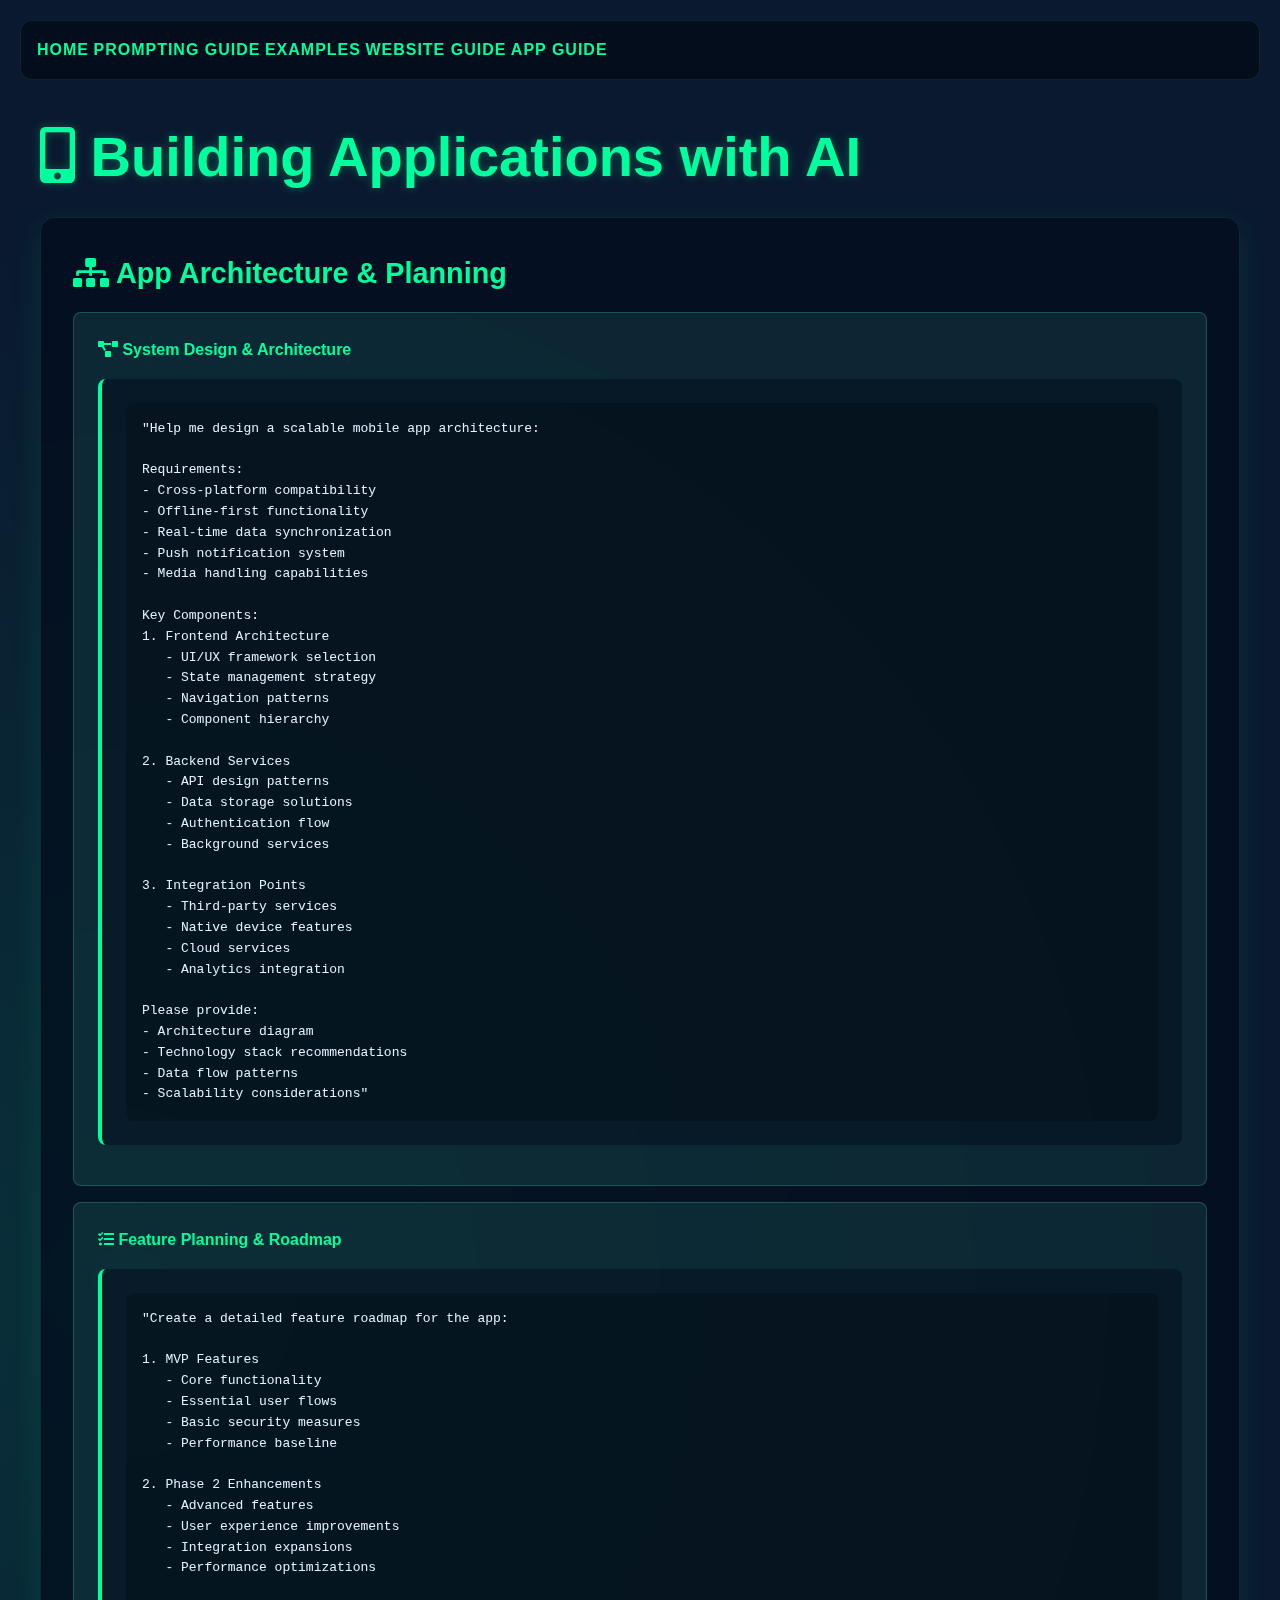
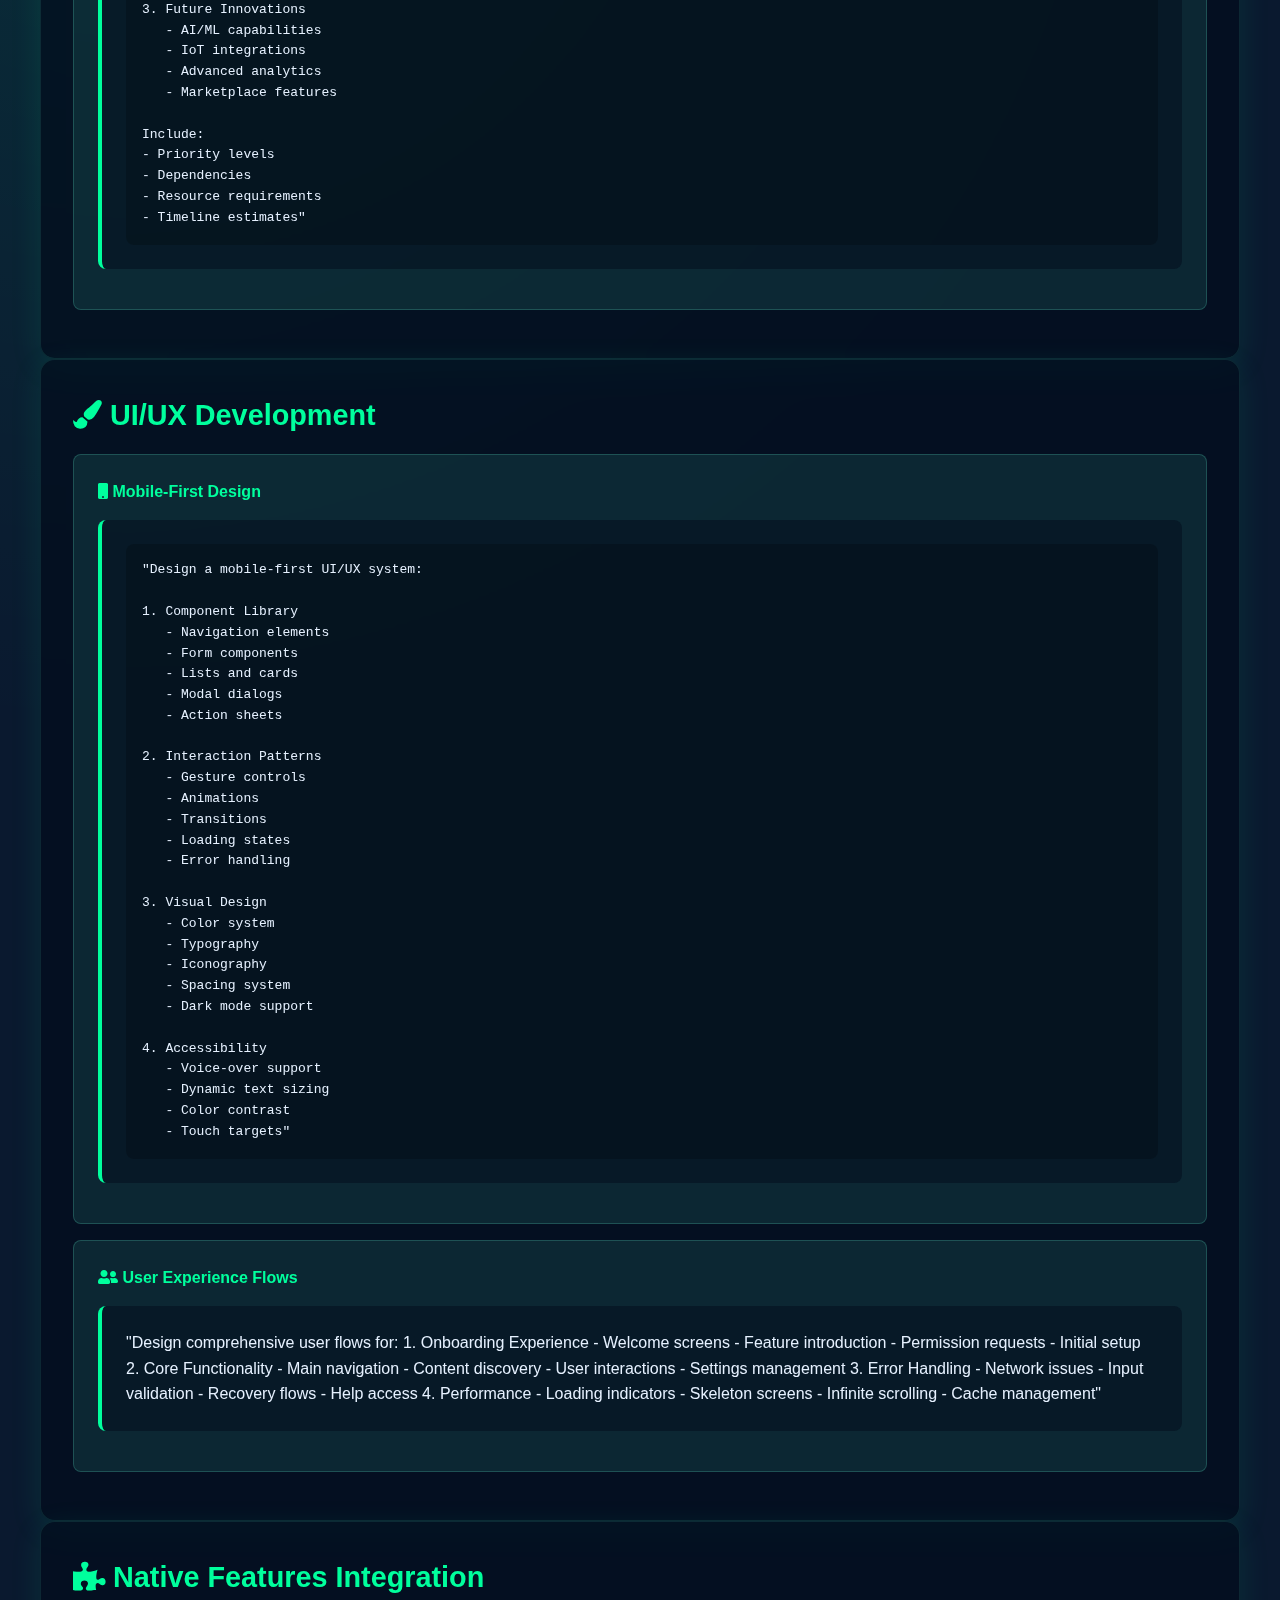
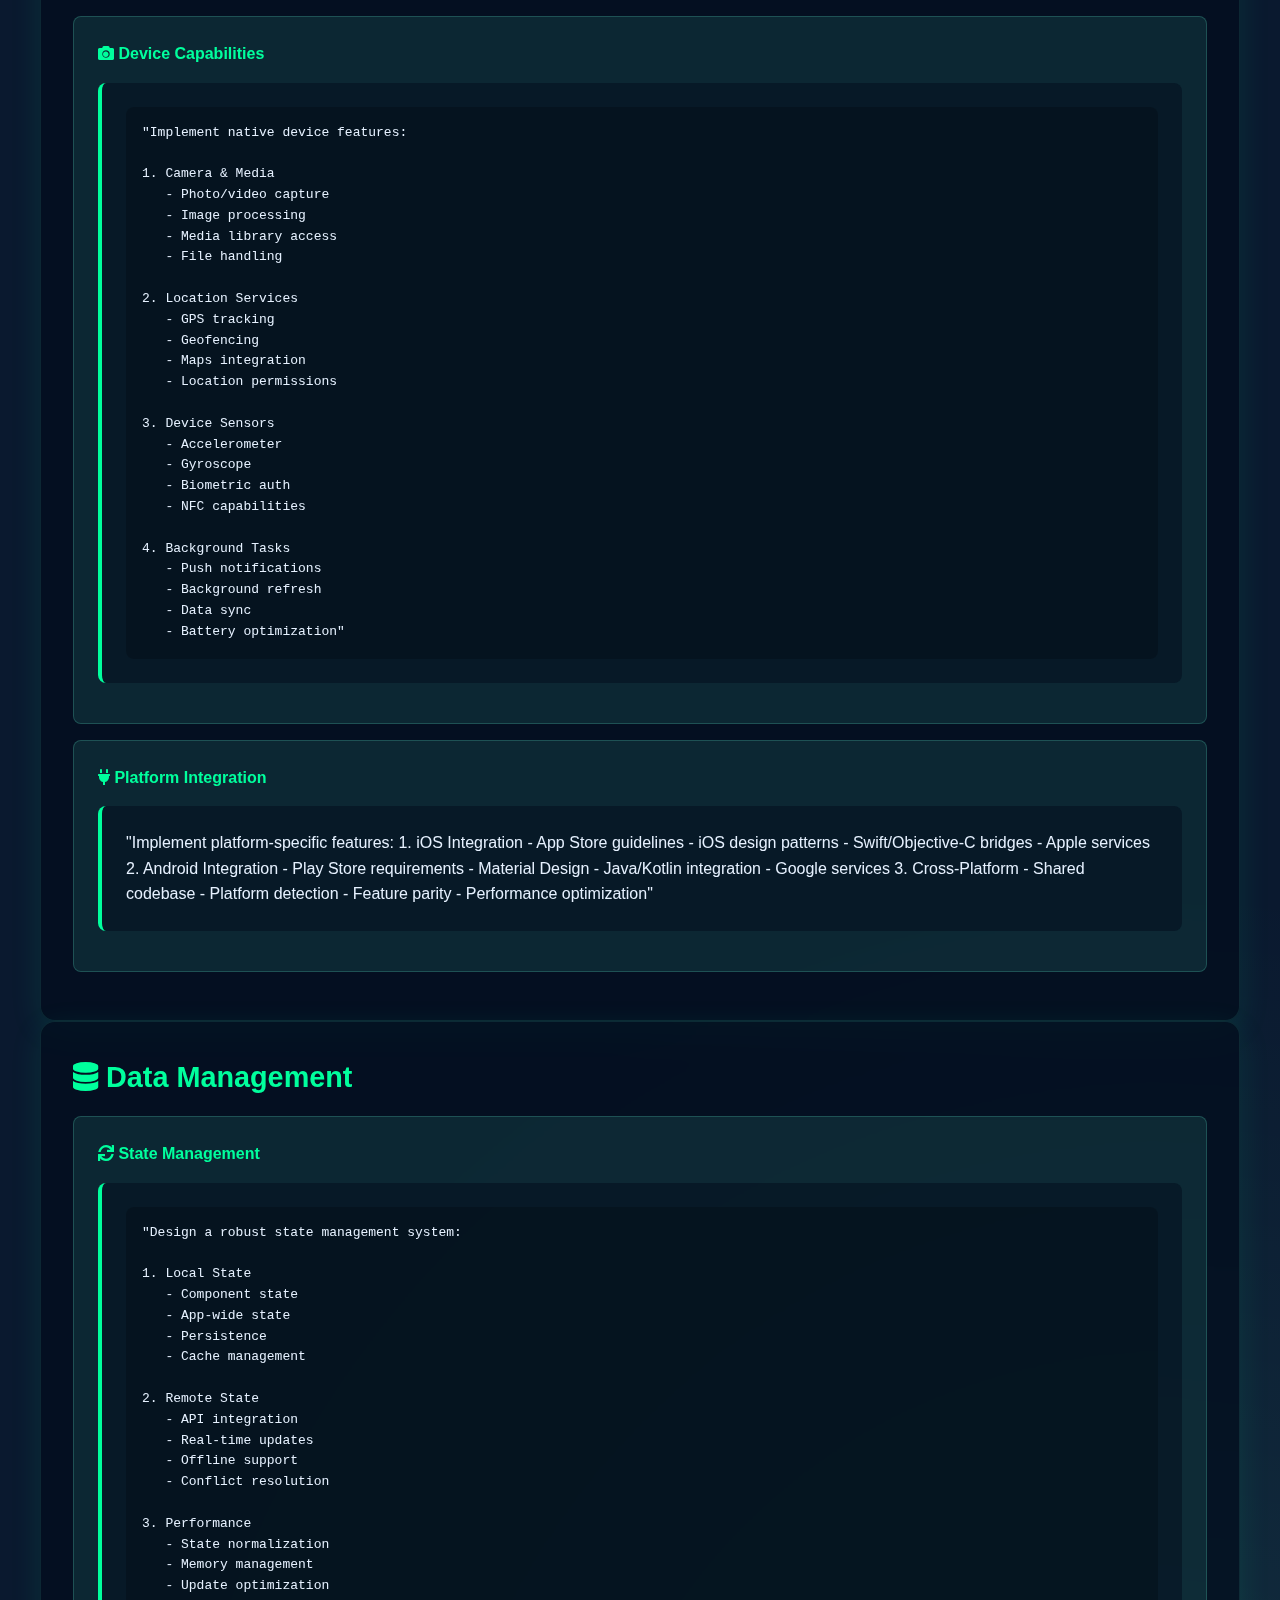
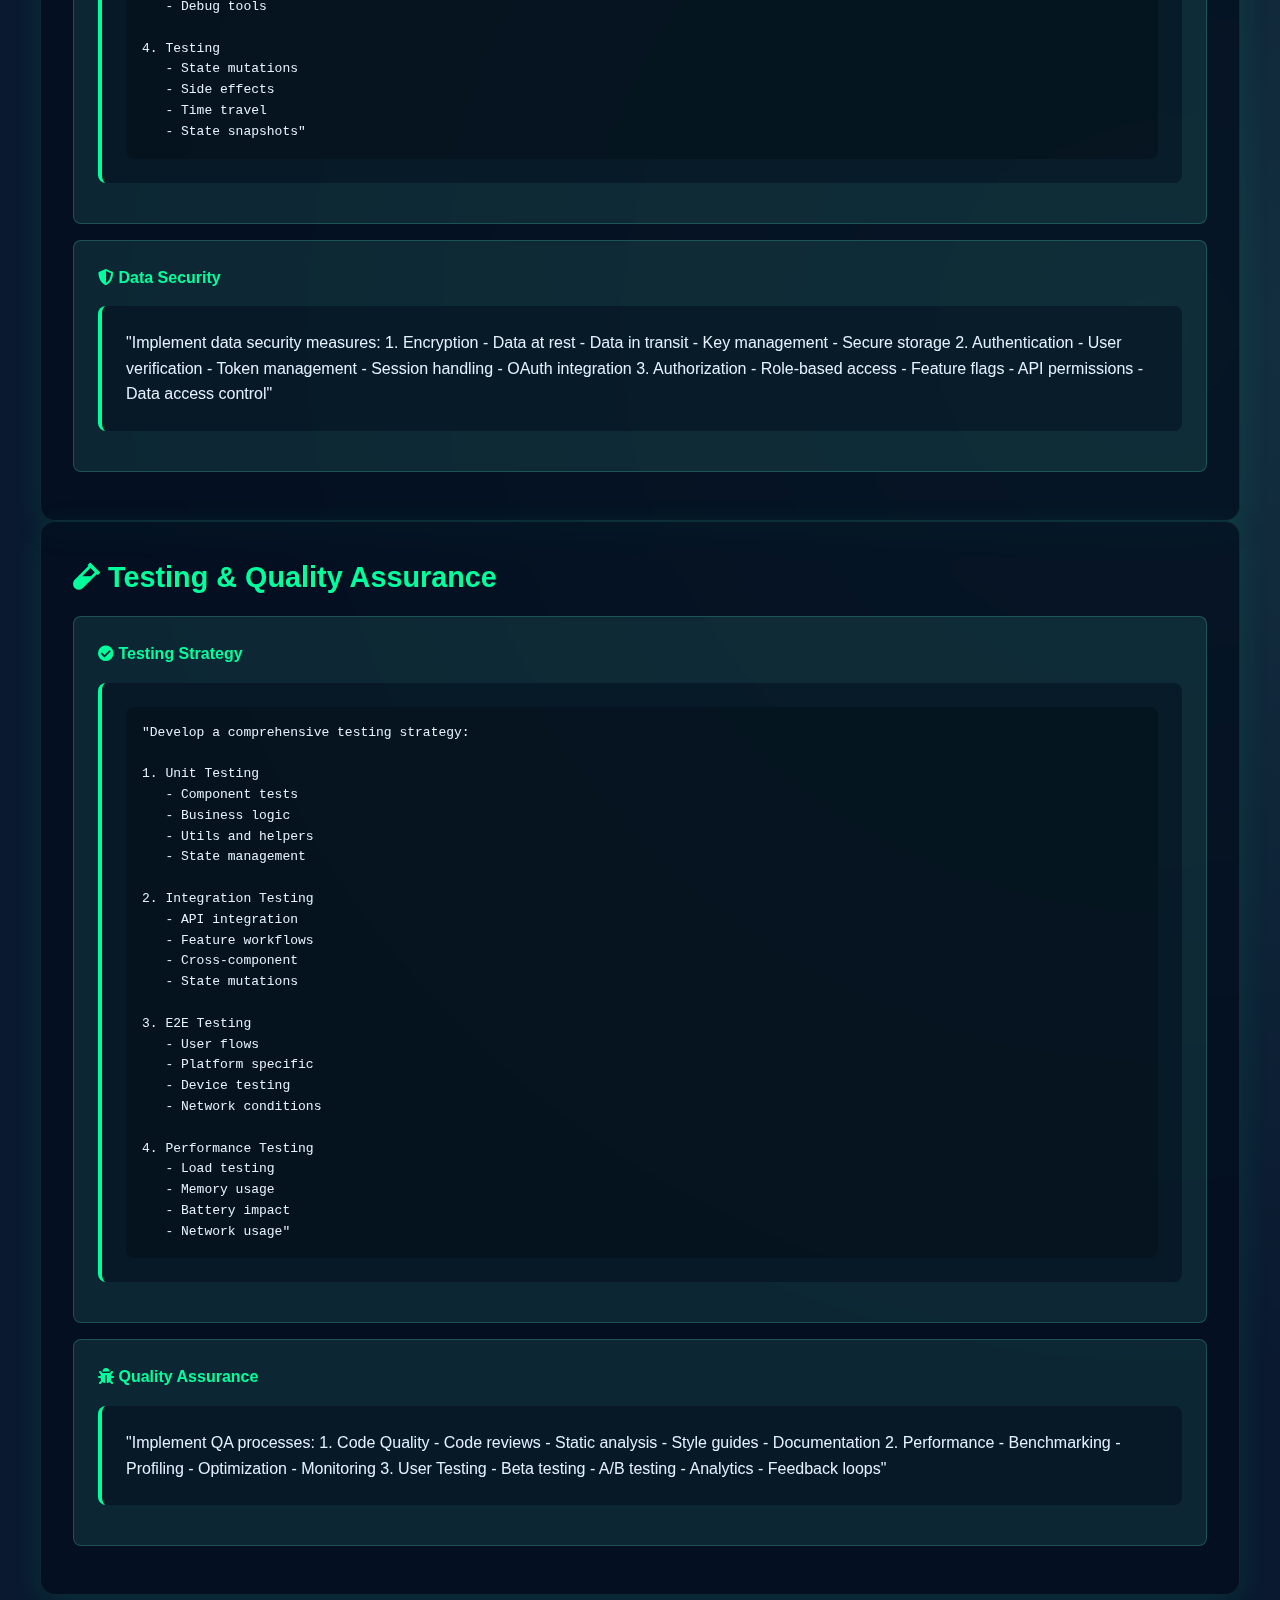
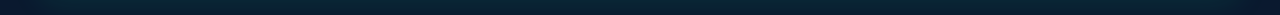
<file: app-guide.html>
<!DOCTYPE html>
<html lang="en">
<head>
    <meta charset="UTF-8">
    <meta name="viewport" content="width=device-width, initial-scale=1.0">
    <title>Building Applications with AI - AI Communication Guide</title>
    <link rel="stylesheet" href="styles.css">
    <link rel="stylesheet" href="https://cdnjs.cloudflare.com/ajax/libs/font-awesome/5.15.4/css/all.min.css">
</head>
<body>
    <nav>
        <div class="nav-content">
            <a href="index.html">Home</a>
            <a href="prompting.html">Prompting Guide</a>
            <a href="examples.html">Examples</a>
            <a href="website-guide.html">Website Guide</a>
            <a href="app-guide.html" class="active">App Guide</a>
        </div>
    </nav>

    <div class="container">
        <h1><i class="fas fa-mobile-alt"></i> Building Applications with AI</h1>
        
        <!-- App Architecture & Planning -->
        <div class="card slide-up">
            <h2><i class="fas fa-sitemap"></i> App Architecture & Planning</h2>
            
            <div class="tip">
                <strong><i class="fas fa-project-diagram"></i> System Design & Architecture</strong>
                <div class="example good-example">
                    <pre style="background: rgba(0,0,0,0.2); padding: 1rem; border-radius: 8px;">
"Help me design a scalable mobile app architecture:

Requirements:
- Cross-platform compatibility
- Offline-first functionality
- Real-time data synchronization
- Push notification system
- Media handling capabilities

Key Components:
1. Frontend Architecture
   - UI/UX framework selection
   - State management strategy
   - Navigation patterns
   - Component hierarchy

2. Backend Services
   - API design patterns
   - Data storage solutions
   - Authentication flow
   - Background services

3. Integration Points
   - Third-party services
   - Native device features
   - Cloud services
   - Analytics integration

Please provide:
- Architecture diagram
- Technology stack recommendations
- Data flow patterns
- Scalability considerations"</pre>
                </div>
            </div>

            <div class="tip">
                <strong><i class="fas fa-tasks"></i> Feature Planning & Roadmap</strong>
                <div class="example good-example">
                    <pre style="background: rgba(0,0,0,0.2); padding: 1rem; border-radius: 8px;">
"Create a detailed feature roadmap for the app:

1. MVP Features
   - Core functionality
   - Essential user flows
   - Basic security measures
   - Performance baseline

2. Phase 2 Enhancements
   - Advanced features
   - User experience improvements
   - Integration expansions
   - Performance optimizations

3. Future Innovations
   - AI/ML capabilities
   - IoT integrations
   - Advanced analytics
   - Marketplace features

Include:
- Priority levels
- Dependencies
- Resource requirements
- Timeline estimates"</pre>
                </div>
            </div>
        </div>

        <!-- UI/UX Development -->
        <div class="card slide-up">
            <h2><i class="fas fa-paint-brush"></i> UI/UX Development</h2>
            
            <div class="tip">
                <strong><i class="fas fa-mobile"></i> Mobile-First Design</strong>
                <div class="example good-example">
                    <pre style="background: rgba(0,0,0,0.2); padding: 1rem; border-radius: 8px;">
"Design a mobile-first UI/UX system:

1. Component Library
   - Navigation elements
   - Form components
   - Lists and cards
   - Modal dialogs
   - Action sheets

2. Interaction Patterns
   - Gesture controls
   - Animations
   - Transitions
   - Loading states
   - Error handling

3. Visual Design
   - Color system
   - Typography
   - Iconography
   - Spacing system
   - Dark mode support

4. Accessibility
   - Voice-over support
   - Dynamic text sizing
   - Color contrast
   - Touch targets"</pre>
                </div>
            </div>

            <div class="tip">
                <strong><i class="fas fa-user-friends"></i> User Experience Flows</strong>
                <div class="example good-example">
                    "Design comprehensive user flows for:

1. Onboarding Experience
   - Welcome screens
   - Feature introduction
   - Permission requests
   - Initial setup

2. Core Functionality
   - Main navigation
   - Content discovery
   - User interactions
   - Settings management

3. Error Handling
   - Network issues
   - Input validation
   - Recovery flows
   - Help access

4. Performance
   - Loading indicators
   - Skeleton screens
   - Infinite scrolling
   - Cache management"
                </div>
            </div>
        </div>

        <!-- Native Features Integration -->
        <div class="card slide-up">
            <h2><i class="fas fa-puzzle-piece"></i> Native Features Integration</h2>
            
            <div class="tip">
                <strong><i class="fas fa-camera"></i> Device Capabilities</strong>
                <div class="example good-example">
                    <pre style="background: rgba(0,0,0,0.2); padding: 1rem; border-radius: 8px;">
"Implement native device features:

1. Camera & Media
   - Photo/video capture
   - Image processing
   - Media library access
   - File handling

2. Location Services
   - GPS tracking
   - Geofencing
   - Maps integration
   - Location permissions

3. Device Sensors
   - Accelerometer
   - Gyroscope
   - Biometric auth
   - NFC capabilities

4. Background Tasks
   - Push notifications
   - Background refresh
   - Data sync
   - Battery optimization"</pre>
                </div>
            </div>

            <div class="tip">
                <strong><i class="fas fa-plug"></i> Platform Integration</strong>
                <div class="example good-example">
                    "Implement platform-specific features:

1. iOS Integration
   - App Store guidelines
   - iOS design patterns
   - Swift/Objective-C bridges
   - Apple services

2. Android Integration
   - Play Store requirements
   - Material Design
   - Java/Kotlin integration
   - Google services

3. Cross-Platform
   - Shared codebase
   - Platform detection
   - Feature parity
   - Performance optimization"
                </div>
            </div>
        </div>

        <!-- Data Management -->
        <div class="card slide-up">
            <h2><i class="fas fa-database"></i> Data Management</h2>
            
            <div class="tip">
                <strong><i class="fas fa-sync"></i> State Management</strong>
                <div class="example good-example">
                    <pre style="background: rgba(0,0,0,0.2); padding: 1rem; border-radius: 8px;">
"Design a robust state management system:

1. Local State
   - Component state
   - App-wide state
   - Persistence
   - Cache management

2. Remote State
   - API integration
   - Real-time updates
   - Offline support
   - Conflict resolution

3. Performance
   - State normalization
   - Memory management
   - Update optimization
   - Debug tools

4. Testing
   - State mutations
   - Side effects
   - Time travel
   - State snapshots"</pre>
                </div>
            </div>

            <div class="tip">
                <strong><i class="fas fa-shield-alt"></i> Data Security</strong>
                <div class="example good-example">
                    "Implement data security measures:

1. Encryption
   - Data at rest
   - Data in transit
   - Key management
   - Secure storage

2. Authentication
   - User verification
   - Token management
   - Session handling
   - OAuth integration

3. Authorization
   - Role-based access
   - Feature flags
   - API permissions
   - Data access control"
                </div>
            </div>
        </div>

        <!-- Testing & Quality Assurance -->
        <div class="card slide-up">
            <h2><i class="fas fa-vial"></i> Testing & Quality Assurance</h2>
            
            <div class="tip">
                <strong><i class="fas fa-check-circle"></i> Testing Strategy</strong>
                <div class="example good-example">
                    <pre style="background: rgba(0,0,0,0.2); padding: 1rem; border-radius: 8px;">
"Develop a comprehensive testing strategy:

1. Unit Testing
   - Component tests
   - Business logic
   - Utils and helpers
   - State management

2. Integration Testing
   - API integration
   - Feature workflows
   - Cross-component
   - State mutations

3. E2E Testing
   - User flows
   - Platform specific
   - Device testing
   - Network conditions

4. Performance Testing
   - Load testing
   - Memory usage
   - Battery impact
   - Network usage"</pre>
                </div>
            </div>

            <div class="tip">
                <strong><i class="fas fa-bug"></i> Quality Assurance</strong>
                <div class="example good-example">
                    "Implement QA processes:

1. Code Quality
   - Code reviews
   - Static analysis
   - Style guides
   - Documentation

2. Performance
   - Benchmarking
   - Profiling
   - Optimization
   - Monitoring

3. User Testing
   - Beta testing
   - A/B testing
   - Analytics
   - Feedback loops"
                </div>
            </div>
        </div>
    </div>

    <script>
        // Add fade-in effect to elements as they scroll into view
        const observer = new IntersectionObserver((entries) => {
            entries.forEach(entry => {
                if (entry.isIntersecting) {
                    entry.target.classList.add('visible');
                }
            });
        });

        document.querySelectorAll('.slide-up').forEach((element) => {
            observer.observe(element);
        });
    </script>
</body>
</html>
</file>
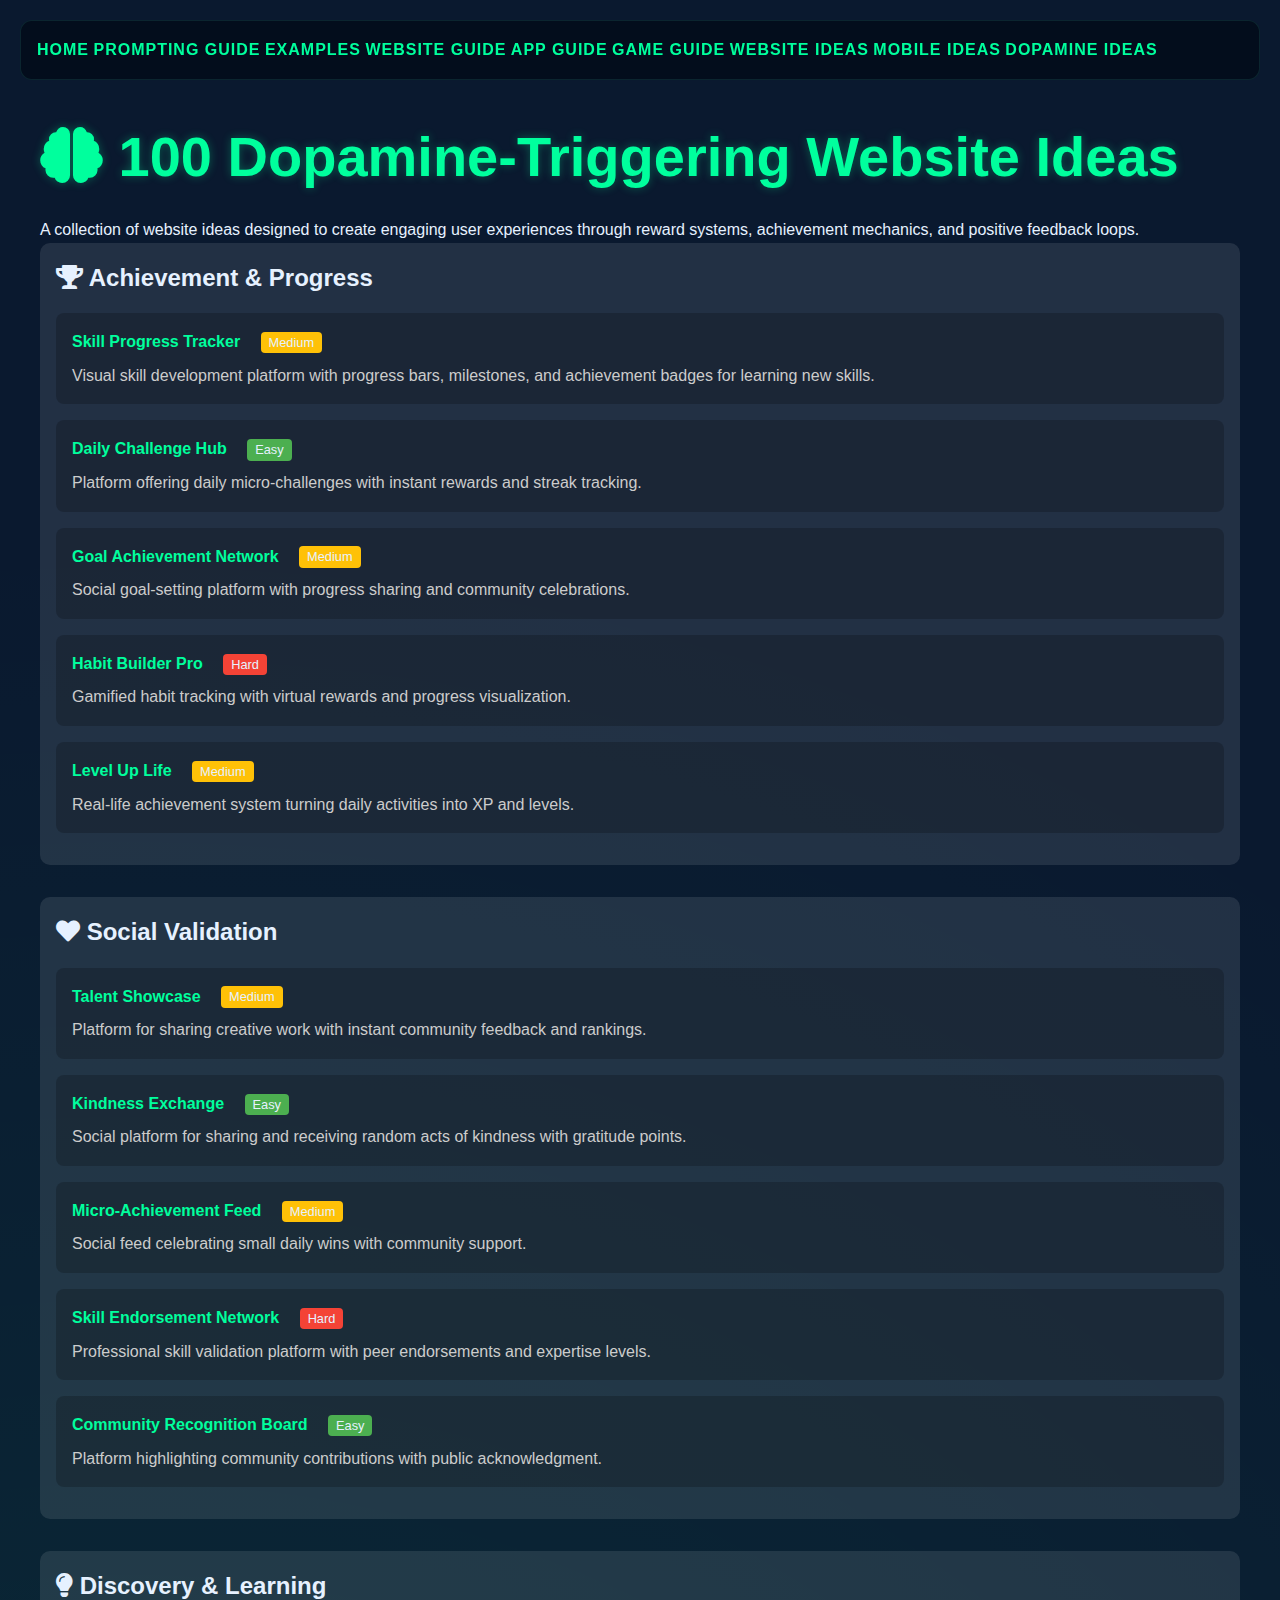
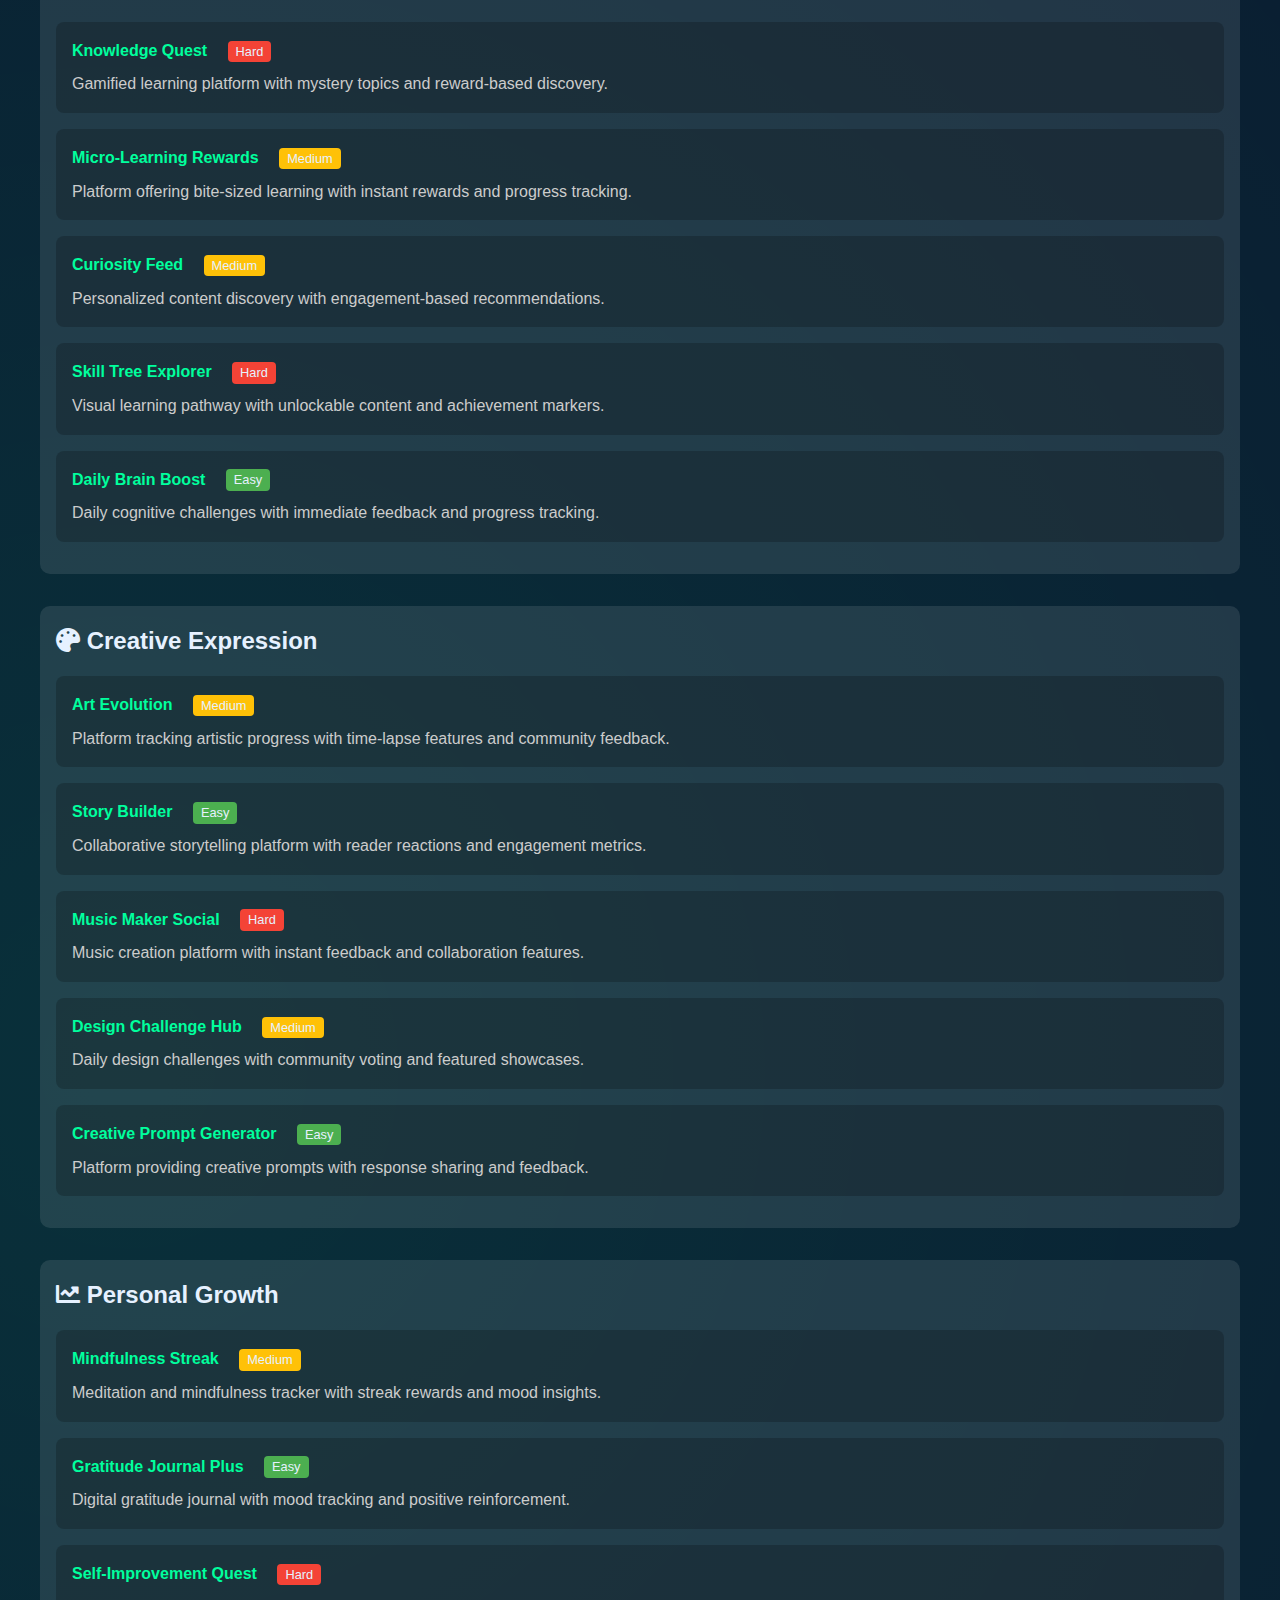
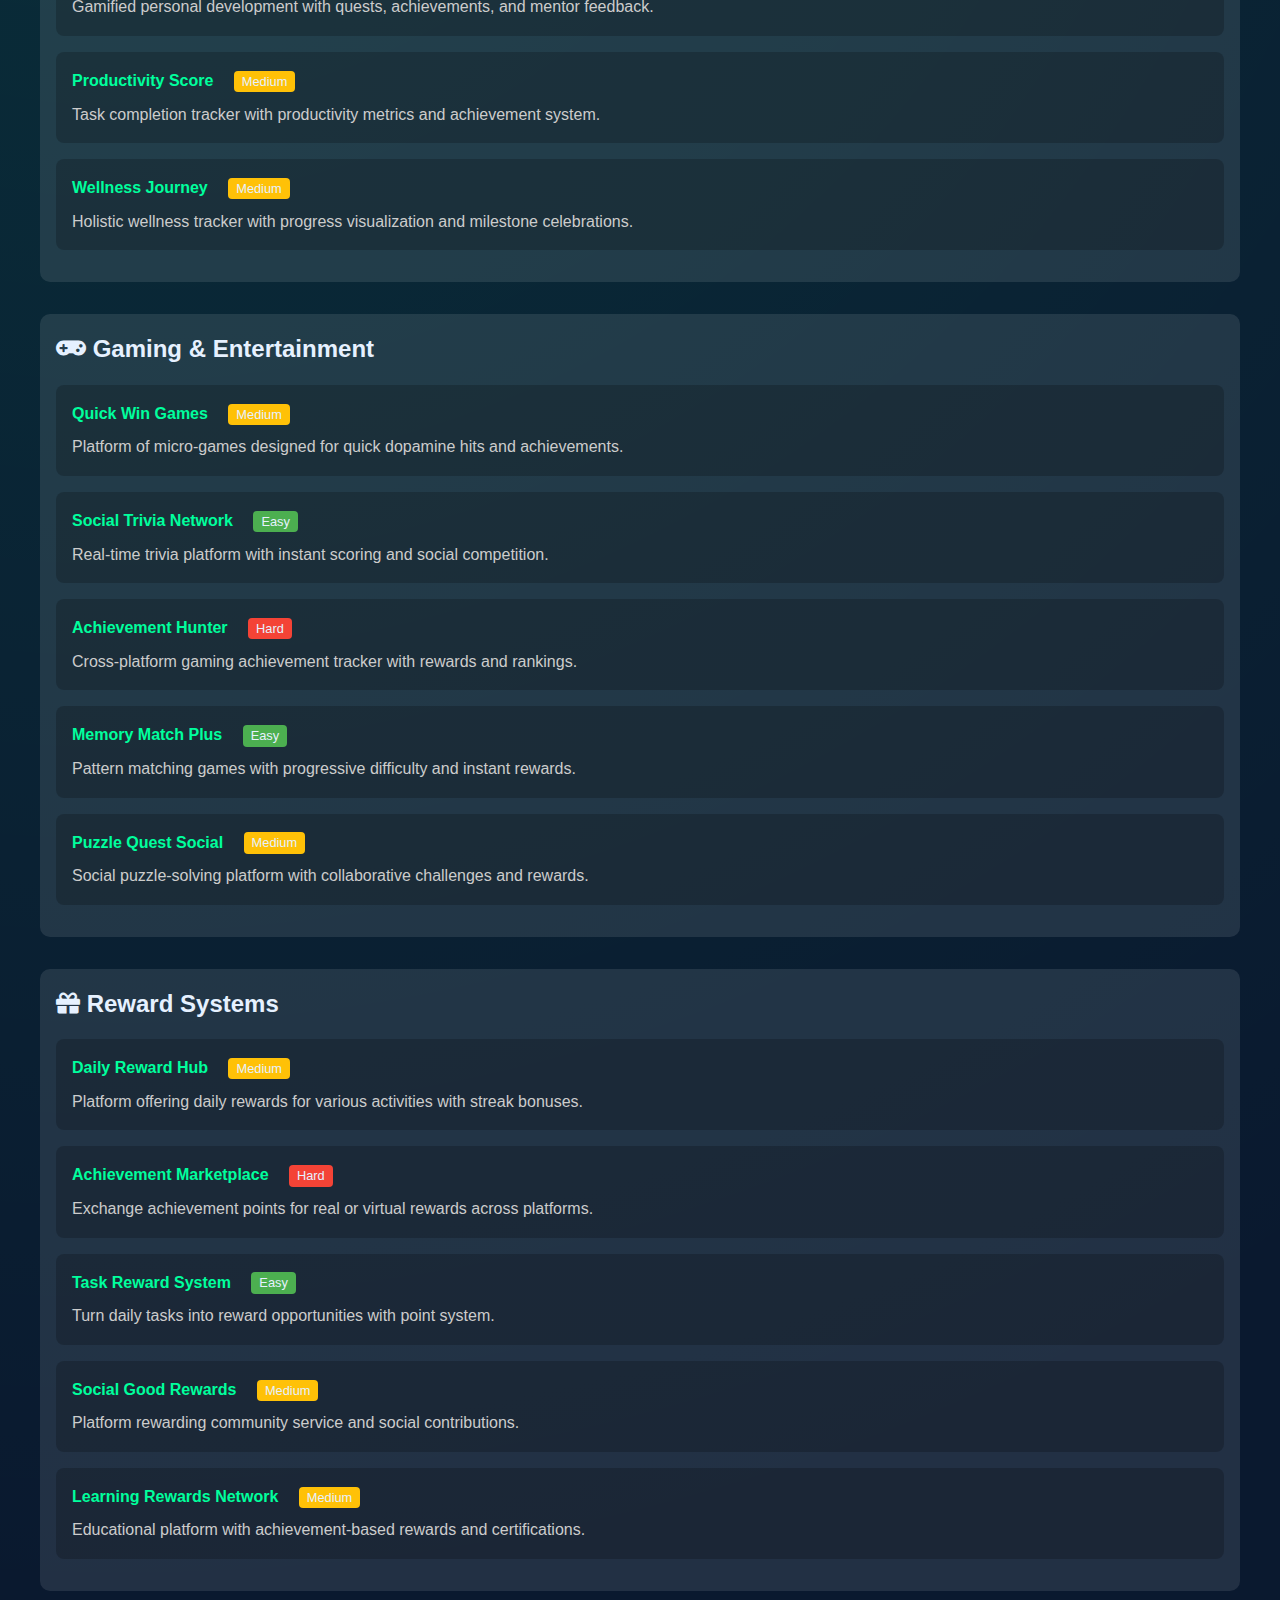
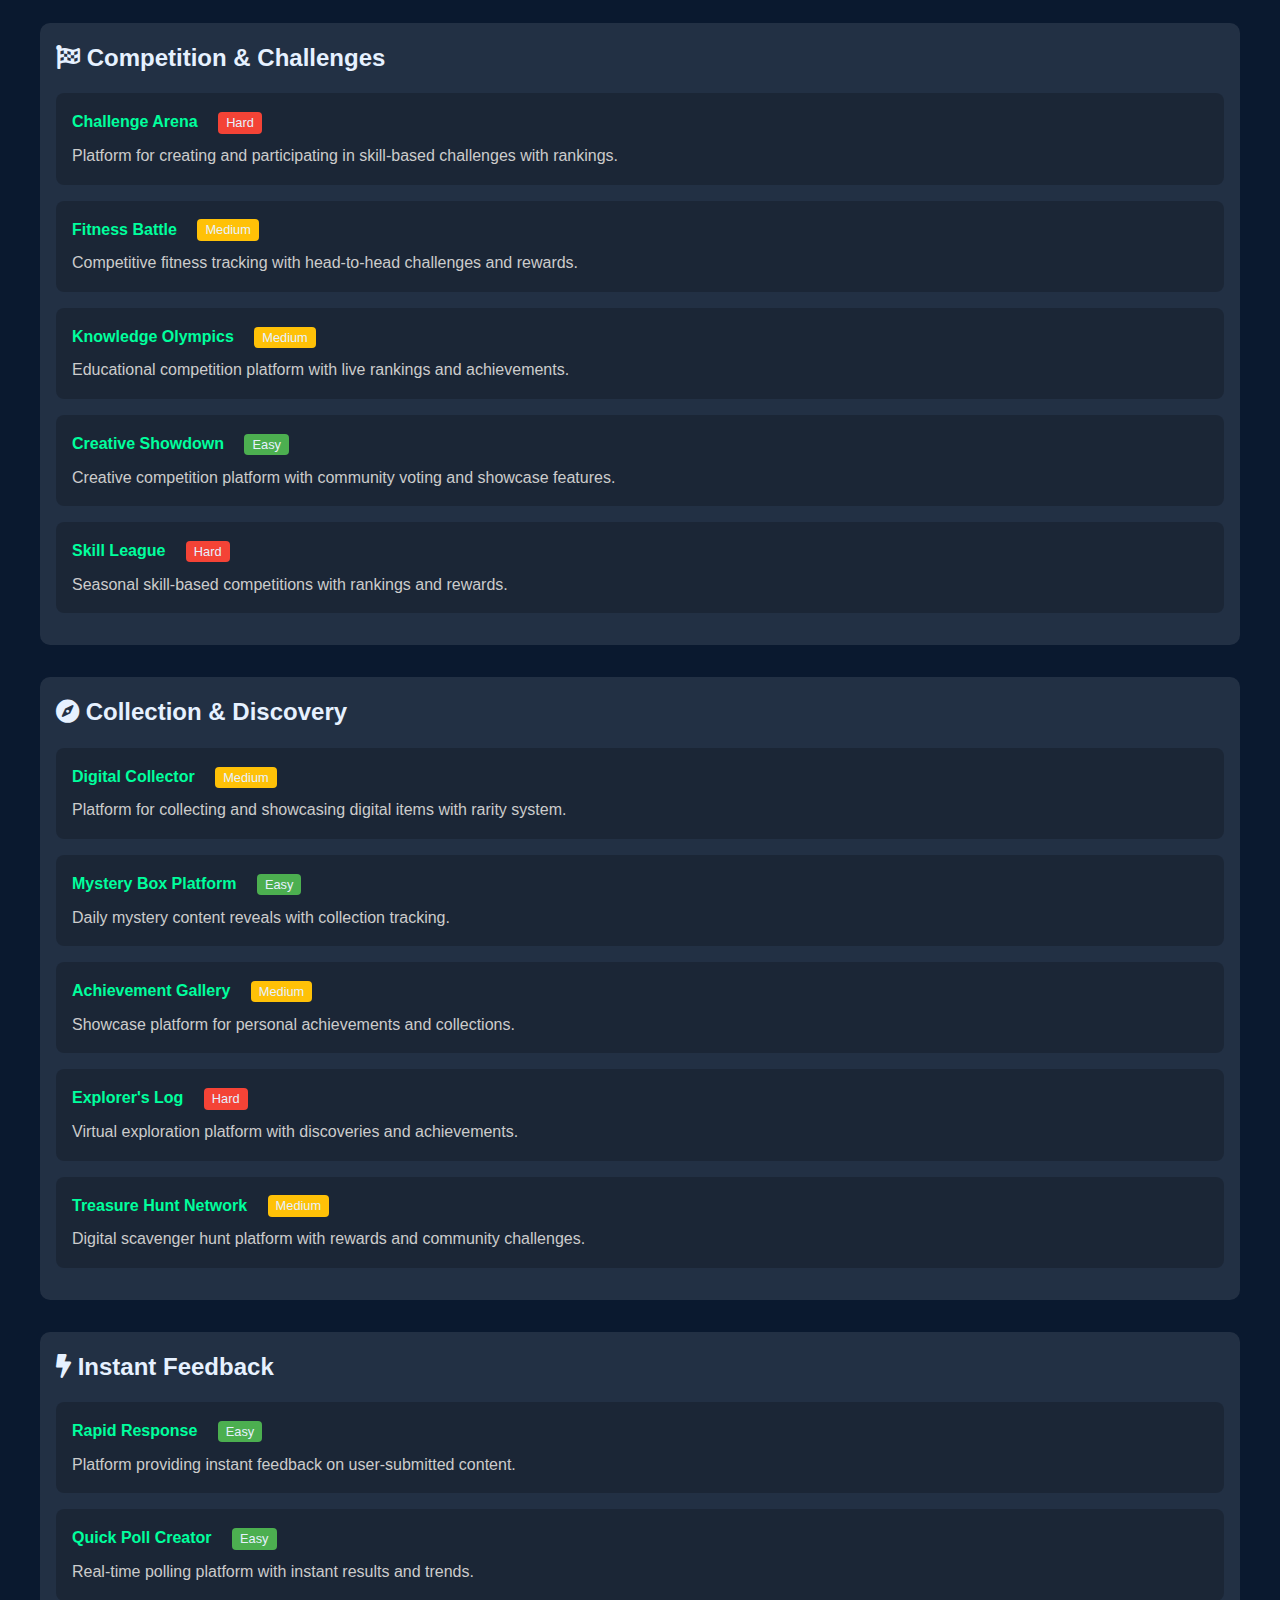
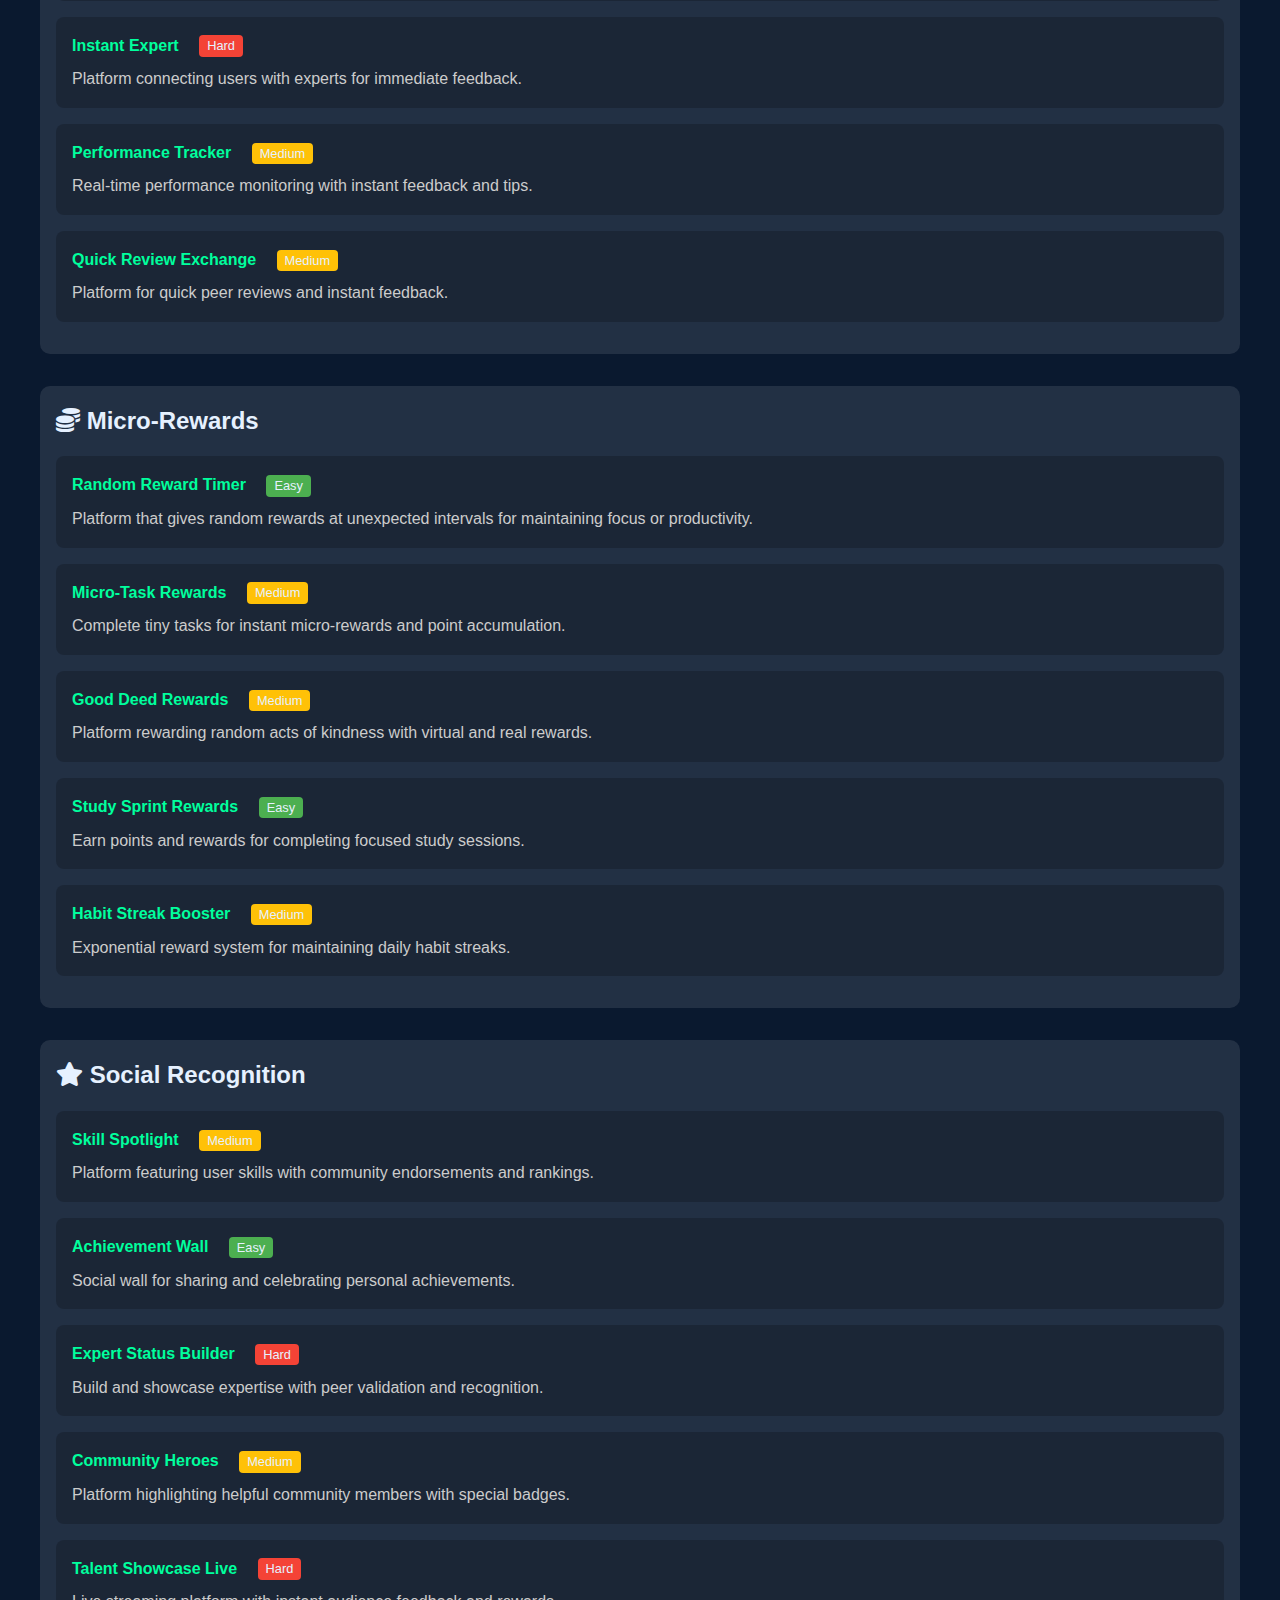
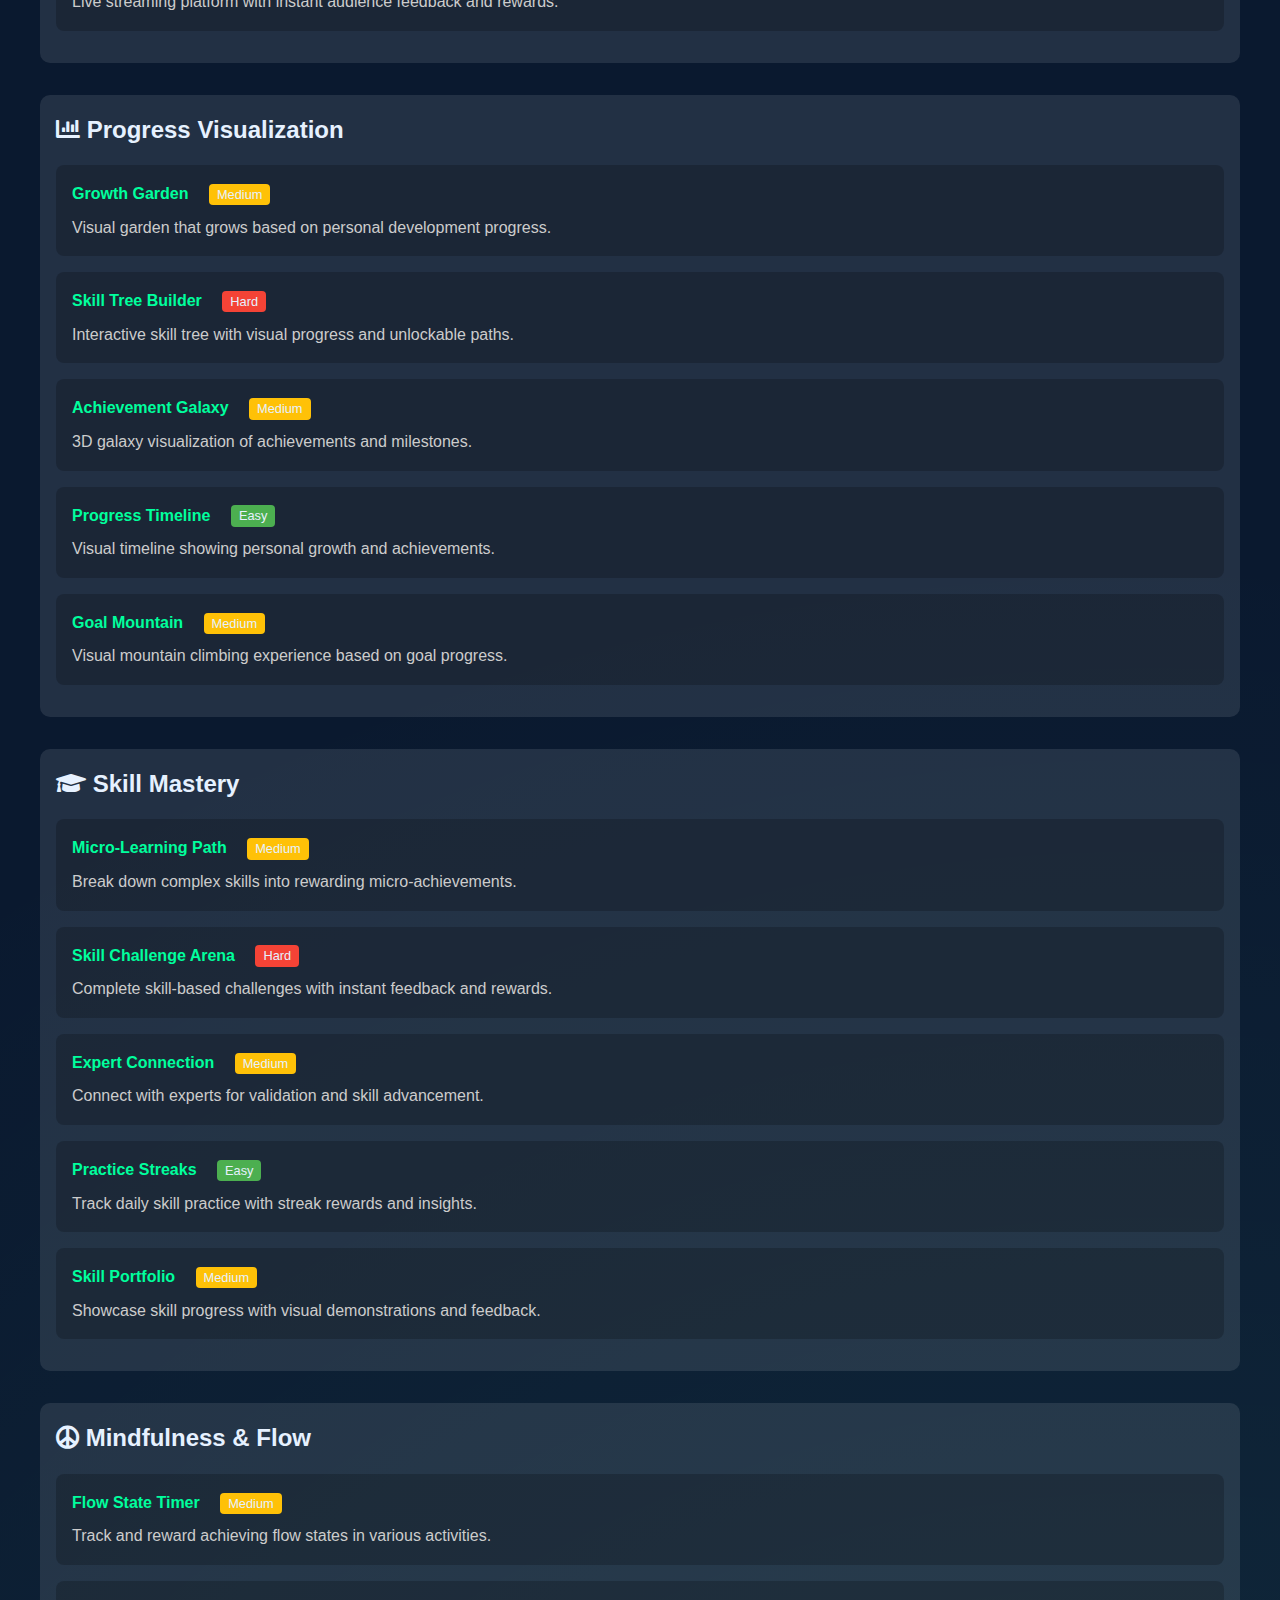
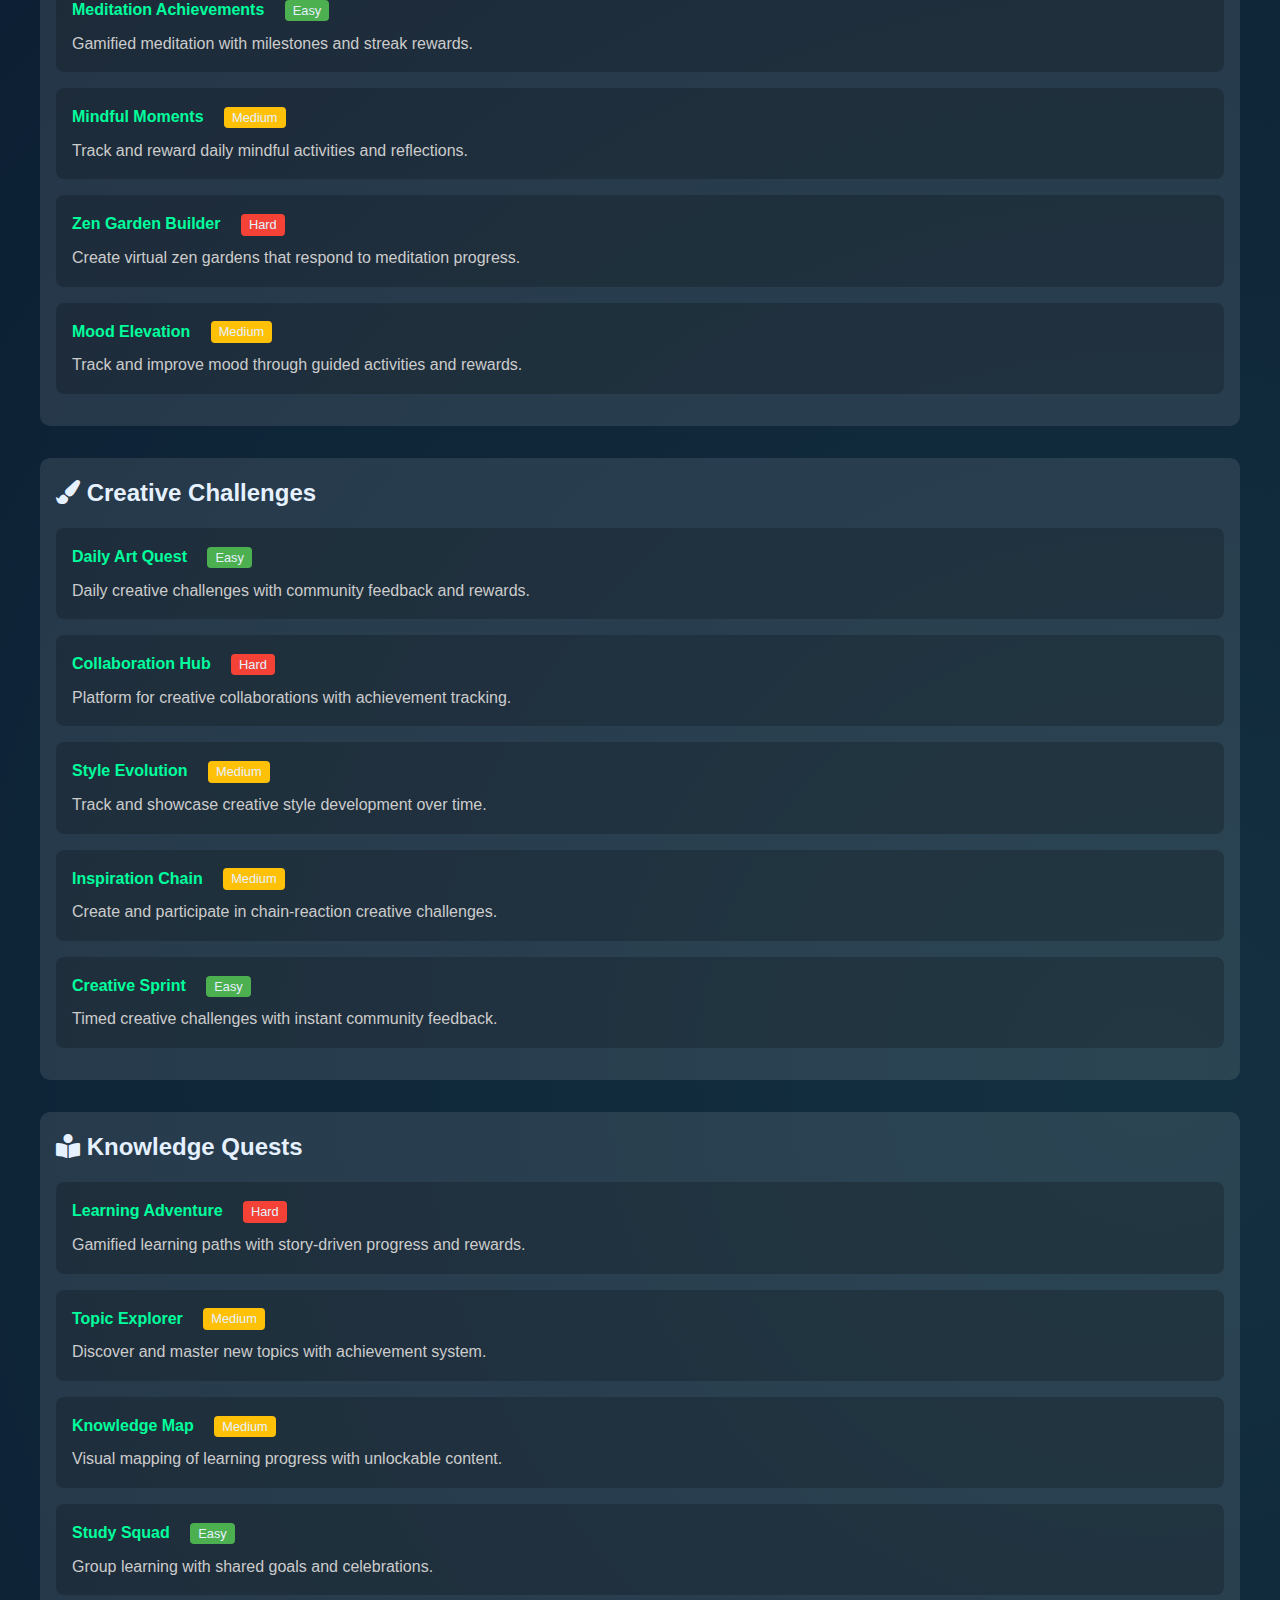
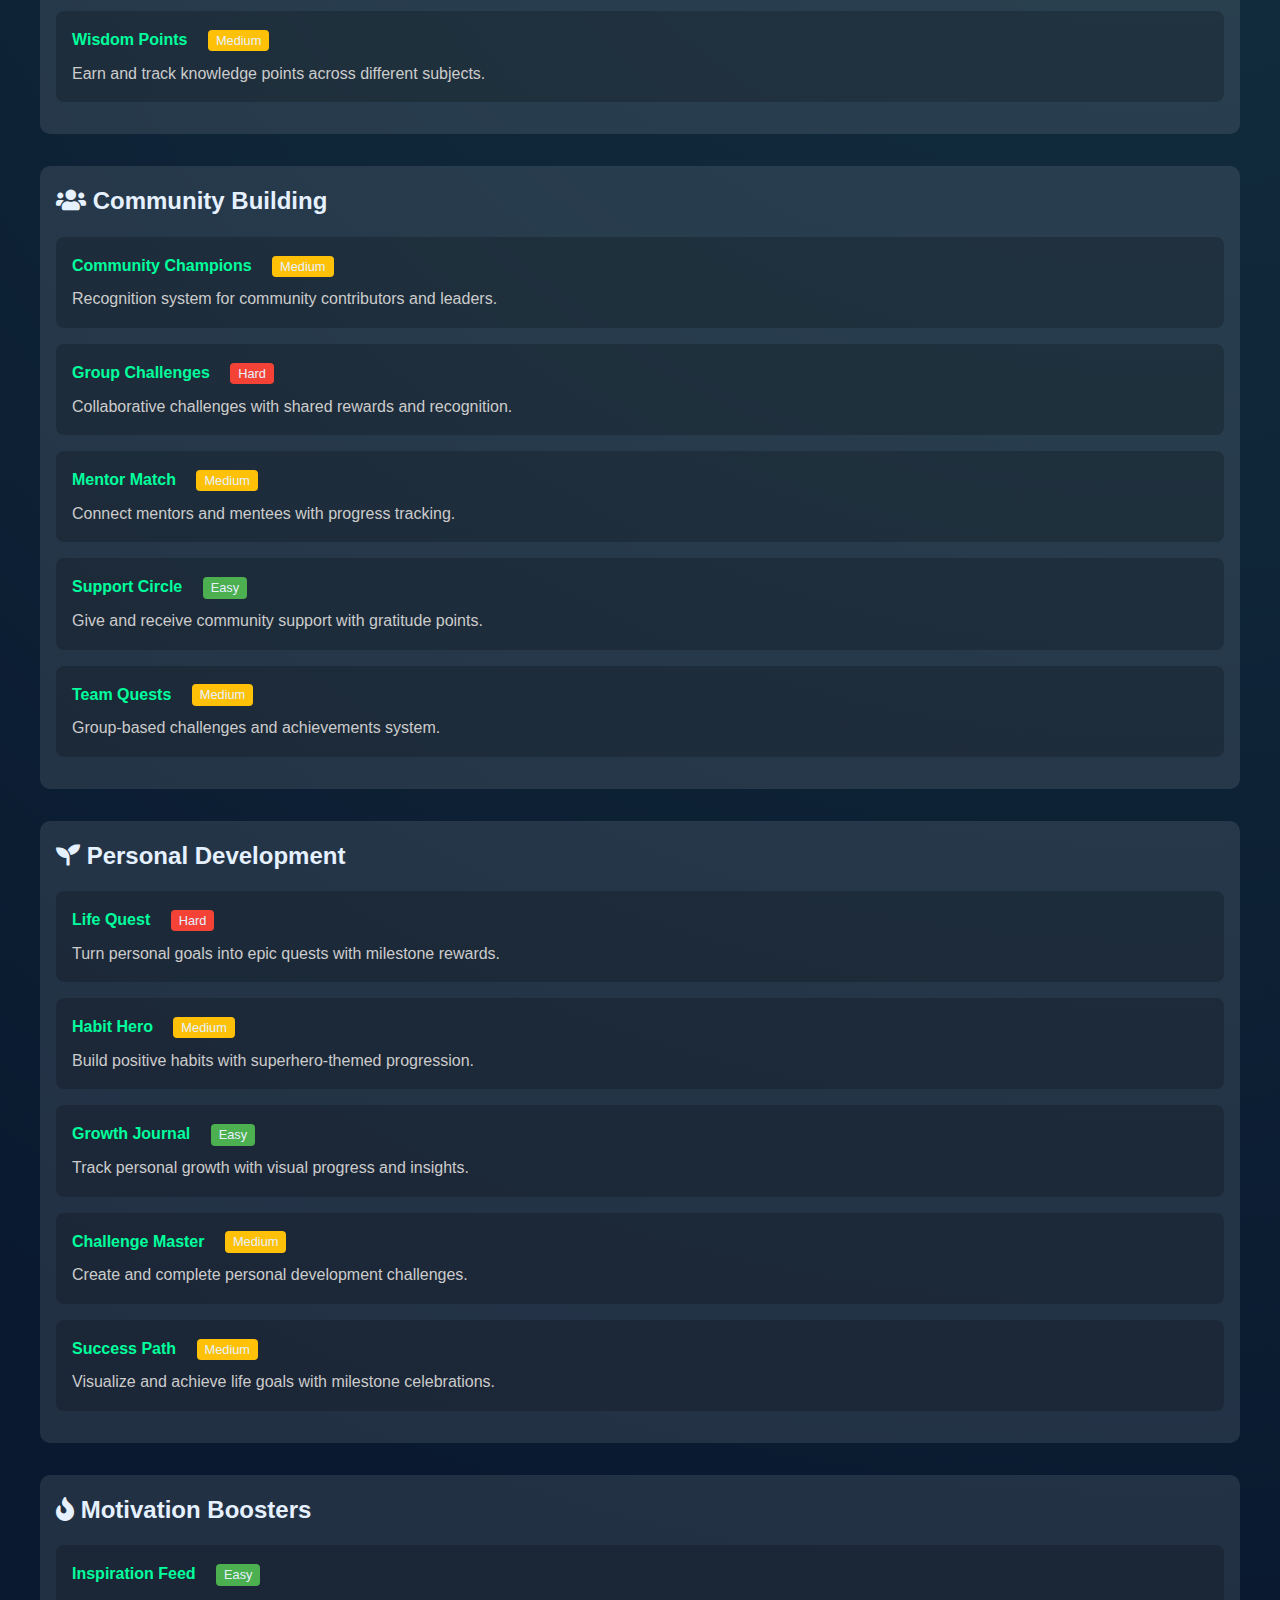
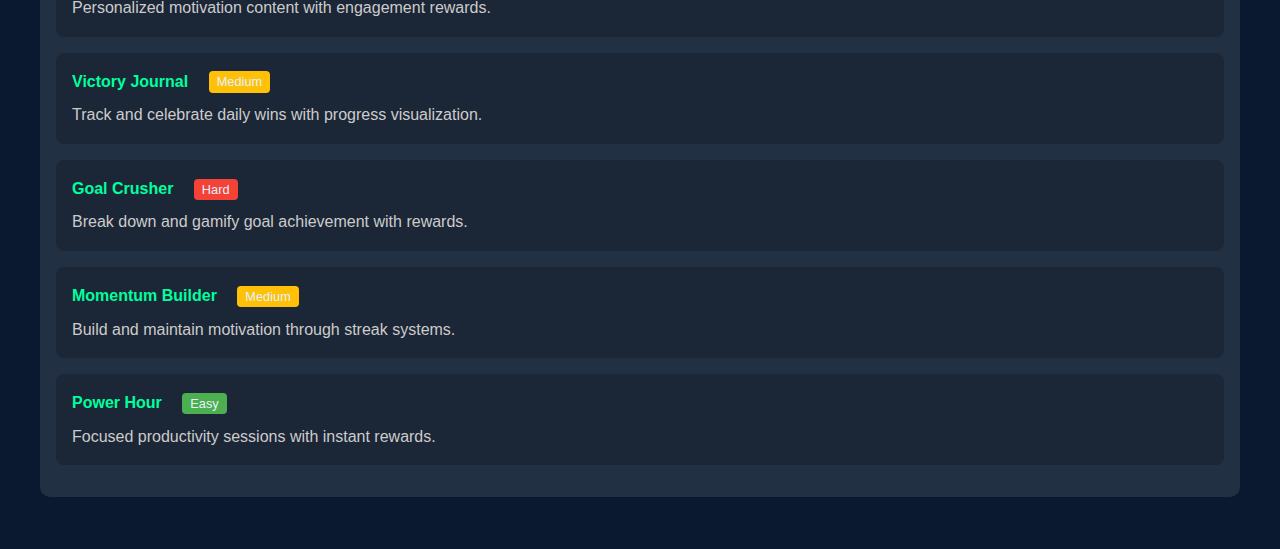
<file: dopamine-ideas.html>
<!DOCTYPE html>
<html lang="en">
<head>
    <meta charset="UTF-8">
    <meta name="viewport" content="width=device-width, initial-scale=1.0">
    <title>Dopamine-Triggering Website Ideas - AI Development Guide</title>
    <link rel="stylesheet" href="styles.css">
    <link rel="stylesheet" href="https://cdnjs.cloudflare.com/ajax/libs/font-awesome/5.15.4/css/all.min.css">
    <style>
        .idea-category {
            margin-bottom: 2rem;
            padding: 1rem;
            border-radius: 10px;
            background: rgba(255, 255, 255, 0.1);
        }
        .idea-list {
            list-style-type: none;
            padding: 0;
        }
        .idea-item {
            margin: 1rem 0;
            padding: 1rem;
            border-radius: 8px;
            background: rgba(0, 0, 0, 0.2);
            transition: transform 0.3s ease;
        }
        .idea-item:hover {
            transform: translateX(10px);
            background: rgba(0, 0, 0, 0.3);
        }
        .idea-title {
            color: #00ff9d;
            font-weight: bold;
        }
        .idea-description {
            margin-top: 0.5rem;
            color: #ccc;
        }
        .difficulty {
            font-size: 0.8em;
            padding: 0.2rem 0.5rem;
            border-radius: 4px;
            margin-left: 1rem;
        }
        .easy { background: #4CAF50; }
        .medium { background: #FFC107; }
        .hard { background: #F44336; }
    </style>
</head>
<body>
    <nav>
        <div class="nav-content">
            <a href="index.html">Home</a>
            <a href="prompting.html">Prompting Guide</a>
            <a href="examples.html">Examples</a>
            <a href="website-guide.html">Website Guide</a>
            <a href="app-guide.html">App Guide</a>
            <a href="game-guide.html">Game Guide</a>
            <a href="website-ideas.html">Website Ideas</a>
            <a href="mobile-ideas.html">Mobile Ideas</a>
            <a href="dopamine-ideas.html" class="active">Dopamine Ideas</a>
        </div>
    </nav>

    <div class="container">
        <h1><i class="fas fa-brain"></i> 100 Dopamine-Triggering Website Ideas</h1>
        <p class="intro">A collection of website ideas designed to create engaging user experiences through reward systems, achievement mechanics, and positive feedback loops.</p>

        <!-- Achievement & Progress -->
        <div class="idea-category">
            <h2><i class="fas fa-trophy"></i> Achievement & Progress</h2>
            <ul class="idea-list">
                <li class="idea-item">
                    <span class="idea-title">Skill Progress Tracker</span>
                    <span class="difficulty medium">Medium</span>
                    <p class="idea-description">Visual skill development platform with progress bars, milestones, and achievement badges for learning new skills.</p>
                </li>
                <li class="idea-item">
                    <span class="idea-title">Daily Challenge Hub</span>
                    <span class="difficulty easy">Easy</span>
                    <p class="idea-description">Platform offering daily micro-challenges with instant rewards and streak tracking.</p>
                </li>
                <li class="idea-item">
                    <span class="idea-title">Goal Achievement Network</span>
                    <span class="difficulty medium">Medium</span>
                    <p class="idea-description">Social goal-setting platform with progress sharing and community celebrations.</p>
                </li>
                <li class="idea-item">
                    <span class="idea-title">Habit Builder Pro</span>
                    <span class="difficulty hard">Hard</span>
                    <p class="idea-description">Gamified habit tracking with virtual rewards and progress visualization.</p>
                </li>
                <li class="idea-item">
                    <span class="idea-title">Level Up Life</span>
                    <span class="difficulty medium">Medium</span>
                    <p class="idea-description">Real-life achievement system turning daily activities into XP and levels.</p>
                </li>
            </ul>
        </div>

        <!-- Social Validation -->
        <div class="idea-category">
            <h2><i class="fas fa-heart"></i> Social Validation</h2>
            <ul class="idea-list">
                <li class="idea-item">
                    <span class="idea-title">Talent Showcase</span>
                    <span class="difficulty medium">Medium</span>
                    <p class="idea-description">Platform for sharing creative work with instant community feedback and rankings.</p>
                </li>
                <li class="idea-item">
                    <span class="idea-title">Kindness Exchange</span>
                    <span class="difficulty easy">Easy</span>
                    <p class="idea-description">Social platform for sharing and receiving random acts of kindness with gratitude points.</p>
                </li>
                <li class="idea-item">
                    <span class="idea-title">Micro-Achievement Feed</span>
                    <span class="difficulty medium">Medium</span>
                    <p class="idea-description">Social feed celebrating small daily wins with community support.</p>
                </li>
                <li class="idea-item">
                    <span class="idea-title">Skill Endorsement Network</span>
                    <span class="difficulty hard">Hard</span>
                    <p class="idea-description">Professional skill validation platform with peer endorsements and expertise levels.</p>
                </li>
                <li class="idea-item">
                    <span class="idea-title">Community Recognition Board</span>
                    <span class="difficulty easy">Easy</span>
                    <p class="idea-description">Platform highlighting community contributions with public acknowledgment.</p>
                </li>
            </ul>
        </div>

        <!-- Discovery & Learning -->
        <div class="idea-category">
            <h2><i class="fas fa-lightbulb"></i> Discovery & Learning</h2>
            <ul class="idea-list">
                <li class="idea-item">
                    <span class="idea-title">Knowledge Quest</span>
                    <span class="difficulty hard">Hard</span>
                    <p class="idea-description">Gamified learning platform with mystery topics and reward-based discovery.</p>
                </li>
                <li class="idea-item">
                    <span class="idea-title">Micro-Learning Rewards</span>
                    <span class="difficulty medium">Medium</span>
                    <p class="idea-description">Platform offering bite-sized learning with instant rewards and progress tracking.</p>
                </li>
                <li class="idea-item">
                    <span class="idea-title">Curiosity Feed</span>
                    <span class="difficulty medium">Medium</span>
                    <p class="idea-description">Personalized content discovery with engagement-based recommendations.</p>
                </li>
                <li class="idea-item">
                    <span class="idea-title">Skill Tree Explorer</span>
                    <span class="difficulty hard">Hard</span>
                    <p class="idea-description">Visual learning pathway with unlockable content and achievement markers.</p>
                </li>
                <li class="idea-item">
                    <span class="idea-title">Daily Brain Boost</span>
                    <span class="difficulty easy">Easy</span>
                    <p class="idea-description">Daily cognitive challenges with immediate feedback and progress tracking.</p>
                </li>
            </ul>
        </div>

        <!-- Creative Expression -->
        <div class="idea-category">
            <h2><i class="fas fa-palette"></i> Creative Expression</h2>
            <ul class="idea-list">
                <li class="idea-item">
                    <span class="idea-title">Art Evolution</span>
                    <span class="difficulty medium">Medium</span>
                    <p class="idea-description">Platform tracking artistic progress with time-lapse features and community feedback.</p>
                </li>
                <li class="idea-item">
                    <span class="idea-title">Story Builder</span>
                    <span class="difficulty easy">Easy</span>
                    <p class="idea-description">Collaborative storytelling platform with reader reactions and engagement metrics.</p>
                </li>
                <li class="idea-item">
                    <span class="idea-title">Music Maker Social</span>
                    <span class="difficulty hard">Hard</span>
                    <p class="idea-description">Music creation platform with instant feedback and collaboration features.</p>
                </li>
                <li class="idea-item">
                    <span class="idea-title">Design Challenge Hub</span>
                    <span class="difficulty medium">Medium</span>
                    <p class="idea-description">Daily design challenges with community voting and featured showcases.</p>
                </li>
                <li class="idea-item">
                    <span class="idea-title">Creative Prompt Generator</span>
                    <span class="difficulty easy">Easy</span>
                    <p class="idea-description">Platform providing creative prompts with response sharing and feedback.</p>
                </li>
            </ul>
        </div>

        <!-- Personal Growth -->
        <div class="idea-category">
            <h2><i class="fas fa-chart-line"></i> Personal Growth</h2>
            <ul class="idea-list">
                <li class="idea-item">
                    <span class="idea-title">Mindfulness Streak</span>
                    <span class="difficulty medium">Medium</span>
                    <p class="idea-description">Meditation and mindfulness tracker with streak rewards and mood insights.</p>
                </li>
                <li class="idea-item">
                    <span class="idea-title">Gratitude Journal Plus</span>
                    <span class="difficulty easy">Easy</span>
                    <p class="idea-description">Digital gratitude journal with mood tracking and positive reinforcement.</p>
                </li>
                <li class="idea-item">
                    <span class="idea-title">Self-Improvement Quest</span>
                    <span class="difficulty hard">Hard</span>
                    <p class="idea-description">Gamified personal development with quests, achievements, and mentor feedback.</p>
                </li>
                <li class="idea-item">
                    <span class="idea-title">Productivity Score</span>
                    <span class="difficulty medium">Medium</span>
                    <p class="idea-description">Task completion tracker with productivity metrics and achievement system.</p>
                </li>
                <li class="idea-item">
                    <span class="idea-title">Wellness Journey</span>
                    <span class="difficulty medium">Medium</span>
                    <p class="idea-description">Holistic wellness tracker with progress visualization and milestone celebrations.</p>
                </li>
            </ul>
        </div>

        <!-- Gaming & Entertainment -->
        <div class="idea-category">
            <h2><i class="fas fa-gamepad"></i> Gaming & Entertainment</h2>
            <ul class="idea-list">
                <li class="idea-item">
                    <span class="idea-title">Quick Win Games</span>
                    <span class="difficulty medium">Medium</span>
                    <p class="idea-description">Platform of micro-games designed for quick dopamine hits and achievements.</p>
                </li>
                <li class="idea-item">
                    <span class="idea-title">Social Trivia Network</span>
                    <span class="difficulty easy">Easy</span>
                    <p class="idea-description">Real-time trivia platform with instant scoring and social competition.</p>
                </li>
                <li class="idea-item">
                    <span class="idea-title">Achievement Hunter</span>
                    <span class="difficulty hard">Hard</span>
                    <p class="idea-description">Cross-platform gaming achievement tracker with rewards and rankings.</p>
                </li>
                <li class="idea-item">
                    <span class="idea-title">Memory Match Plus</span>
                    <span class="difficulty easy">Easy</span>
                    <p class="idea-description">Pattern matching games with progressive difficulty and instant rewards.</p>
                </li>
                <li class="idea-item">
                    <span class="idea-title">Puzzle Quest Social</span>
                    <span class="difficulty medium">Medium</span>
                    <p class="idea-description">Social puzzle-solving platform with collaborative challenges and rewards.</p>
                </li>
            </ul>
        </div>

        <!-- Reward Systems -->
        <div class="idea-category">
            <h2><i class="fas fa-gift"></i> Reward Systems</h2>
            <ul class="idea-list">
                <li class="idea-item">
                    <span class="idea-title">Daily Reward Hub</span>
                    <span class="difficulty medium">Medium</span>
                    <p class="idea-description">Platform offering daily rewards for various activities with streak bonuses.</p>
                </li>
                <li class="idea-item">
                    <span class="idea-title">Achievement Marketplace</span>
                    <span class="difficulty hard">Hard</span>
                    <p class="idea-description">Exchange achievement points for real or virtual rewards across platforms.</p>
                </li>
                <li class="idea-item">
                    <span class="idea-title">Task Reward System</span>
                    <span class="difficulty easy">Easy</span>
                    <p class="idea-description">Turn daily tasks into reward opportunities with point system.</p>
                </li>
                <li class="idea-item">
                    <span class="idea-title">Social Good Rewards</span>
                    <span class="difficulty medium">Medium</span>
                    <p class="idea-description">Platform rewarding community service and social contributions.</p>
                </li>
                <li class="idea-item">
                    <span class="idea-title">Learning Rewards Network</span>
                    <span class="difficulty medium">Medium</span>
                    <p class="idea-description">Educational platform with achievement-based rewards and certifications.</p>
                </li>
            </ul>
        </div>

        <!-- Competition & Challenges -->
        <div class="idea-category">
            <h2><i class="fas fa-flag-checkered"></i> Competition & Challenges</h2>
            <ul class="idea-list">
                <li class="idea-item">
                    <span class="idea-title">Challenge Arena</span>
                    <span class="difficulty hard">Hard</span>
                    <p class="idea-description">Platform for creating and participating in skill-based challenges with rankings.</p>
                </li>
                <li class="idea-item">
                    <span class="idea-title">Fitness Battle</span>
                    <span class="difficulty medium">Medium</span>
                    <p class="idea-description">Competitive fitness tracking with head-to-head challenges and rewards.</p>
                </li>
                <li class="idea-item">
                    <span class="idea-title">Knowledge Olympics</span>
                    <span class="difficulty medium">Medium</span>
                    <p class="idea-description">Educational competition platform with live rankings and achievements.</p>
                </li>
                <li class="idea-item">
                    <span class="idea-title">Creative Showdown</span>
                    <span class="difficulty easy">Easy</span>
                    <p class="idea-description">Creative competition platform with community voting and showcase features.</p>
                </li>
                <li class="idea-item">
                    <span class="idea-title">Skill League</span>
                    <span class="difficulty hard">Hard</span>
                    <p class="idea-description">Seasonal skill-based competitions with rankings and rewards.</p>
                </li>
            </ul>
        </div>

        <!-- Collection & Discovery -->
        <div class="idea-category">
            <h2><i class="fas fa-compass"></i> Collection & Discovery</h2>
            <ul class="idea-list">
                <li class="idea-item">
                    <span class="idea-title">Digital Collector</span>
                    <span class="difficulty medium">Medium</span>
                    <p class="idea-description">Platform for collecting and showcasing digital items with rarity system.</p>
                </li>
                <li class="idea-item">
                    <span class="idea-title">Mystery Box Platform</span>
                    <span class="difficulty easy">Easy</span>
                    <p class="idea-description">Daily mystery content reveals with collection tracking.</p>
                </li>
                <li class="idea-item">
                    <span class="idea-title">Achievement Gallery</span>
                    <span class="difficulty medium">Medium</span>
                    <p class="idea-description">Showcase platform for personal achievements and collections.</p>
                </li>
                <li class="idea-item">
                    <span class="idea-title">Explorer's Log</span>
                    <span class="difficulty hard">Hard</span>
                    <p class="idea-description">Virtual exploration platform with discoveries and achievements.</p>
                </li>
                <li class="idea-item">
                    <span class="idea-title">Treasure Hunt Network</span>
                    <span class="difficulty medium">Medium</span>
                    <p class="idea-description">Digital scavenger hunt platform with rewards and community challenges.</p>
                </li>
            </ul>
        </div>

        <!-- Instant Feedback -->
        <div class="idea-category">
            <h2><i class="fas fa-bolt"></i> Instant Feedback</h2>
            <ul class="idea-list">
                <li class="idea-item">
                    <span class="idea-title">Rapid Response</span>
                    <span class="difficulty easy">Easy</span>
                    <p class="idea-description">Platform providing instant feedback on user-submitted content.</p>
                </li>
                <li class="idea-item">
                    <span class="idea-title">Quick Poll Creator</span>
                    <span class="difficulty easy">Easy</span>
                    <p class="idea-description">Real-time polling platform with instant results and trends.</p>
                </li>
                <li class="idea-item">
                    <span class="idea-title">Instant Expert</span>
                    <span class="difficulty hard">Hard</span>
                    <p class="idea-description">Platform connecting users with experts for immediate feedback.</p>
                </li>
                <li class="idea-item">
                    <span class="idea-title">Performance Tracker</span>
                    <span class="difficulty medium">Medium</span>
                    <p class="idea-description">Real-time performance monitoring with instant feedback and tips.</p>
                </li>
                <li class="idea-item">
                    <span class="idea-title">Quick Review Exchange</span>
                    <span class="difficulty medium">Medium</span>
                    <p class="idea-description">Platform for quick peer reviews and instant feedback.</p>
                </li>
            </ul>
        </div>

        <!-- Micro-Rewards -->
        <div class="idea-category">
            <h2><i class="fas fa-coins"></i> Micro-Rewards</h2>
            <ul class="idea-list">
                <li class="idea-item">
                    <span class="idea-title">Random Reward Timer</span>
                    <span class="difficulty easy">Easy</span>
                    <p class="idea-description">Platform that gives random rewards at unexpected intervals for maintaining focus or productivity.</p>
                </li>
                <li class="idea-item">
                    <span class="idea-title">Micro-Task Rewards</span>
                    <span class="difficulty medium">Medium</span>
                    <p class="idea-description">Complete tiny tasks for instant micro-rewards and point accumulation.</p>
                </li>
                <li class="idea-item">
                    <span class="idea-title">Good Deed Rewards</span>
                    <span class="difficulty medium">Medium</span>
                    <p class="idea-description">Platform rewarding random acts of kindness with virtual and real rewards.</p>
                </li>
                <li class="idea-item">
                    <span class="idea-title">Study Sprint Rewards</span>
                    <span class="difficulty easy">Easy</span>
                    <p class="idea-description">Earn points and rewards for completing focused study sessions.</p>
                </li>
                <li class="idea-item">
                    <span class="idea-title">Habit Streak Booster</span>
                    <span class="difficulty medium">Medium</span>
                    <p class="idea-description">Exponential reward system for maintaining daily habit streaks.</p>
                </li>
            </ul>
        </div>

        <!-- Social Recognition -->
        <div class="idea-category">
            <h2><i class="fas fa-star"></i> Social Recognition</h2>
            <ul class="idea-list">
                <li class="idea-item">
                    <span class="idea-title">Skill Spotlight</span>
                    <span class="difficulty medium">Medium</span>
                    <p class="idea-description">Platform featuring user skills with community endorsements and rankings.</p>
                </li>
                <li class="idea-item">
                    <span class="idea-title">Achievement Wall</span>
                    <span class="difficulty easy">Easy</span>
                    <p class="idea-description">Social wall for sharing and celebrating personal achievements.</p>
                </li>
                <li class="idea-item">
                    <span class="idea-title">Expert Status Builder</span>
                    <span class="difficulty hard">Hard</span>
                    <p class="idea-description">Build and showcase expertise with peer validation and recognition.</p>
                </li>
                <li class="idea-item">
                    <span class="idea-title">Community Heroes</span>
                    <span class="difficulty medium">Medium</span>
                    <p class="idea-description">Platform highlighting helpful community members with special badges.</p>
                </li>
                <li class="idea-item">
                    <span class="idea-title">Talent Showcase Live</span>
                    <span class="difficulty hard">Hard</span>
                    <p class="idea-description">Live streaming platform with instant audience feedback and rewards.</p>
                </li>
            </ul>
        </div>

        <!-- Progress Visualization -->
        <div class="idea-category">
            <h2><i class="fas fa-chart-bar"></i> Progress Visualization</h2>
            <ul class="idea-list">
                <li class="idea-item">
                    <span class="idea-title">Growth Garden</span>
                    <span class="difficulty medium">Medium</span>
                    <p class="idea-description">Visual garden that grows based on personal development progress.</p>
                </li>
                <li class="idea-item">
                    <span class="idea-title">Skill Tree Builder</span>
                    <span class="difficulty hard">Hard</span>
                    <p class="idea-description">Interactive skill tree with visual progress and unlockable paths.</p>
                </li>
                <li class="idea-item">
                    <span class="idea-title">Achievement Galaxy</span>
                    <span class="difficulty medium">Medium</span>
                    <p class="idea-description">3D galaxy visualization of achievements and milestones.</p>
                </li>
                <li class="idea-item">
                    <span class="idea-title">Progress Timeline</span>
                    <span class="difficulty easy">Easy</span>
                    <p class="idea-description">Visual timeline showing personal growth and achievements.</p>
                </li>
                <li class="idea-item">
                    <span class="idea-title">Goal Mountain</span>
                    <span class="difficulty medium">Medium</span>
                    <p class="idea-description">Visual mountain climbing experience based on goal progress.</p>
                </li>
            </ul>
        </div>

        <!-- Skill Mastery -->
        <div class="idea-category">
            <h2><i class="fas fa-graduation-cap"></i> Skill Mastery</h2>
            <ul class="idea-list">
                <li class="idea-item">
                    <span class="idea-title">Micro-Learning Path</span>
                    <span class="difficulty medium">Medium</span>
                    <p class="idea-description">Break down complex skills into rewarding micro-achievements.</p>
                </li>
                <li class="idea-item">
                    <span class="idea-title">Skill Challenge Arena</span>
                    <span class="difficulty hard">Hard</span>
                    <p class="idea-description">Complete skill-based challenges with instant feedback and rewards.</p>
                </li>
                <li class="idea-item">
                    <span class="idea-title">Expert Connection</span>
                    <span class="difficulty medium">Medium</span>
                    <p class="idea-description">Connect with experts for validation and skill advancement.</p>
                </li>
                <li class="idea-item">
                    <span class="idea-title">Practice Streaks</span>
                    <span class="difficulty easy">Easy</span>
                    <p class="idea-description">Track daily skill practice with streak rewards and insights.</p>
                </li>
                <li class="idea-item">
                    <span class="idea-title">Skill Portfolio</span>
                    <span class="difficulty medium">Medium</span>
                    <p class="idea-description">Showcase skill progress with visual demonstrations and feedback.</p>
                </li>
            </ul>
        </div>

        <!-- Mindfulness & Flow -->
        <div class="idea-category">
            <h2><i class="fas fa-peace"></i> Mindfulness & Flow</h2>
            <ul class="idea-list">
                <li class="idea-item">
                    <span class="idea-title">Flow State Timer</span>
                    <span class="difficulty medium">Medium</span>
                    <p class="idea-description">Track and reward achieving flow states in various activities.</p>
                </li>
                <li class="idea-item">
                    <span class="idea-title">Meditation Achievements</span>
                    <span class="difficulty easy">Easy</span>
                    <p class="idea-description">Gamified meditation with milestones and streak rewards.</p>
                </li>
                <li class="idea-item">
                    <span class="idea-title">Mindful Moments</span>
                    <span class="difficulty medium">Medium</span>
                    <p class="idea-description">Track and reward daily mindful activities and reflections.</p>
                </li>
                <li class="idea-item">
                    <span class="idea-title">Zen Garden Builder</span>
                    <span class="difficulty hard">Hard</span>
                    <p class="idea-description">Create virtual zen gardens that respond to meditation progress.</p>
                </li>
                <li class="idea-item">
                    <span class="idea-title">Mood Elevation</span>
                    <span class="difficulty medium">Medium</span>
                    <p class="idea-description">Track and improve mood through guided activities and rewards.</p>
                </li>
            </ul>
        </div>

        <!-- Creative Challenges -->
        <div class="idea-category">
            <h2><i class="fas fa-paint-brush"></i> Creative Challenges</h2>
            <ul class="idea-list">
                <li class="idea-item">
                    <span class="idea-title">Daily Art Quest</span>
                    <span class="difficulty easy">Easy</span>
                    <p class="idea-description">Daily creative challenges with community feedback and rewards.</p>
                </li>
                <li class="idea-item">
                    <span class="idea-title">Collaboration Hub</span>
                    <span class="difficulty hard">Hard</span>
                    <p class="idea-description">Platform for creative collaborations with achievement tracking.</p>
                </li>
                <li class="idea-item">
                    <span class="idea-title">Style Evolution</span>
                    <span class="difficulty medium">Medium</span>
                    <p class="idea-description">Track and showcase creative style development over time.</p>
                </li>
                <li class="idea-item">
                    <span class="idea-title">Inspiration Chain</span>
                    <span class="difficulty medium">Medium</span>
                    <p class="idea-description">Create and participate in chain-reaction creative challenges.</p>
                </li>
                <li class="idea-item">
                    <span class="idea-title">Creative Sprint</span>
                    <span class="difficulty easy">Easy</span>
                    <p class="idea-description">Timed creative challenges with instant community feedback.</p>
                </li>
            </ul>
        </div>

        <!-- Knowledge Quests -->
        <div class="idea-category">
            <h2><i class="fas fa-book-reader"></i> Knowledge Quests</h2>
            <ul class="idea-list">
                <li class="idea-item">
                    <span class="idea-title">Learning Adventure</span>
                    <span class="difficulty hard">Hard</span>
                    <p class="idea-description">Gamified learning paths with story-driven progress and rewards.</p>
                </li>
                <li class="idea-item">
                    <span class="idea-title">Topic Explorer</span>
                    <span class="difficulty medium">Medium</span>
                    <p class="idea-description">Discover and master new topics with achievement system.</p>
                </li>
                <li class="idea-item">
                    <span class="idea-title">Knowledge Map</span>
                    <span class="difficulty medium">Medium</span>
                    <p class="idea-description">Visual mapping of learning progress with unlockable content.</p>
                </li>
                <li class="idea-item">
                    <span class="idea-title">Study Squad</span>
                    <span class="difficulty easy">Easy</span>
                    <p class="idea-description">Group learning with shared goals and celebrations.</p>
                </li>
                <li class="idea-item">
                    <span class="idea-title">Wisdom Points</span>
                    <span class="difficulty medium">Medium</span>
                    <p class="idea-description">Earn and track knowledge points across different subjects.</p>
                </li>
            </ul>
        </div>

        <!-- Community Building -->
        <div class="idea-category">
            <h2><i class="fas fa-users"></i> Community Building</h2>
            <ul class="idea-list">
                <li class="idea-item">
                    <span class="idea-title">Community Champions</span>
                    <span class="difficulty medium">Medium</span>
                    <p class="idea-description">Recognition system for community contributors and leaders.</p>
                </li>
                <li class="idea-item">
                    <span class="idea-title">Group Challenges</span>
                    <span class="difficulty hard">Hard</span>
                    <p class="idea-description">Collaborative challenges with shared rewards and recognition.</p>
                </li>
                <li class="idea-item">
                    <span class="idea-title">Mentor Match</span>
                    <span class="difficulty medium">Medium</span>
                    <p class="idea-description">Connect mentors and mentees with progress tracking.</p>
                </li>
                <li class="idea-item">
                    <span class="idea-title">Support Circle</span>
                    <span class="difficulty easy">Easy</span>
                    <p class="idea-description">Give and receive community support with gratitude points.</p>
                </li>
                <li class="idea-item">
                    <span class="idea-title">Team Quests</span>
                    <span class="difficulty medium">Medium</span>
                    <p class="idea-description">Group-based challenges and achievements system.</p>
                </li>
            </ul>
        </div>

        <!-- Personal Development -->
        <div class="idea-category">
            <h2><i class="fas fa-seedling"></i> Personal Development</h2>
            <ul class="idea-list">
                <li class="idea-item">
                    <span class="idea-title">Life Quest</span>
                    <span class="difficulty hard">Hard</span>
                    <p class="idea-description">Turn personal goals into epic quests with milestone rewards.</p>
                </li>
                <li class="idea-item">
                    <span class="idea-title">Habit Hero</span>
                    <span class="difficulty medium">Medium</span>
                    <p class="idea-description">Build positive habits with superhero-themed progression.</p>
                </li>
                <li class="idea-item">
                    <span class="idea-title">Growth Journal</span>
                    <span class="difficulty easy">Easy</span>
                    <p class="idea-description">Track personal growth with visual progress and insights.</p>
                </li>
                <li class="idea-item">
                    <span class="idea-title">Challenge Master</span>
                    <span class="difficulty medium">Medium</span>
                    <p class="idea-description">Create and complete personal development challenges.</p>
                </li>
                <li class="idea-item">
                    <span class="idea-title">Success Path</span>
                    <span class="difficulty medium">Medium</span>
                    <p class="idea-description">Visualize and achieve life goals with milestone celebrations.</p>
                </li>
            </ul>
        </div>

        <!-- Motivation Boosters -->
        <div class="idea-category">
            <h2><i class="fas fa-fire"></i> Motivation Boosters</h2>
            <ul class="idea-list">
                <li class="idea-item">
                    <span class="idea-title">Inspiration Feed</span>
                    <span class="difficulty easy">Easy</span>
                    <p class="idea-description">Personalized motivation content with engagement rewards.</p>
                </li>
                <li class="idea-item">
                    <span class="idea-title">Victory Journal</span>
                    <span class="difficulty medium">Medium</span>
                    <p class="idea-description">Track and celebrate daily wins with progress visualization.</p>
                </li>
                <li class="idea-item">
                    <span class="idea-title">Goal Crusher</span>
                    <span class="difficulty hard">Hard</span>
                    <p class="idea-description">Break down and gamify goal achievement with rewards.</p>
                </li>
                <li class="idea-item">
                    <span class="idea-title">Momentum Builder</span>
                    <span class="difficulty medium">Medium</span>
                    <p class="idea-description">Build and maintain motivation through streak systems.</p>
                </li>
                <li class="idea-item">
                    <span class="idea-title">Power Hour</span>
                    <span class="difficulty easy">Easy</span>
                    <p class="idea-description">Focused productivity sessions with instant rewards.</p>
                </li>
            </ul>
        </div>
    </div>

    <script>
        // Add fade-in effect to elements as they scroll into view
        const observer = new IntersectionObserver((entries) => {
            entries.forEach(entry => {
                if (entry.isIntersecting) {
                    entry.target.classList.add('fade-in');
                }
            });
        });

        document.querySelectorAll('.idea-category').forEach((el) => observer.observe(el));
    </script>
</body>
</html>
</file>
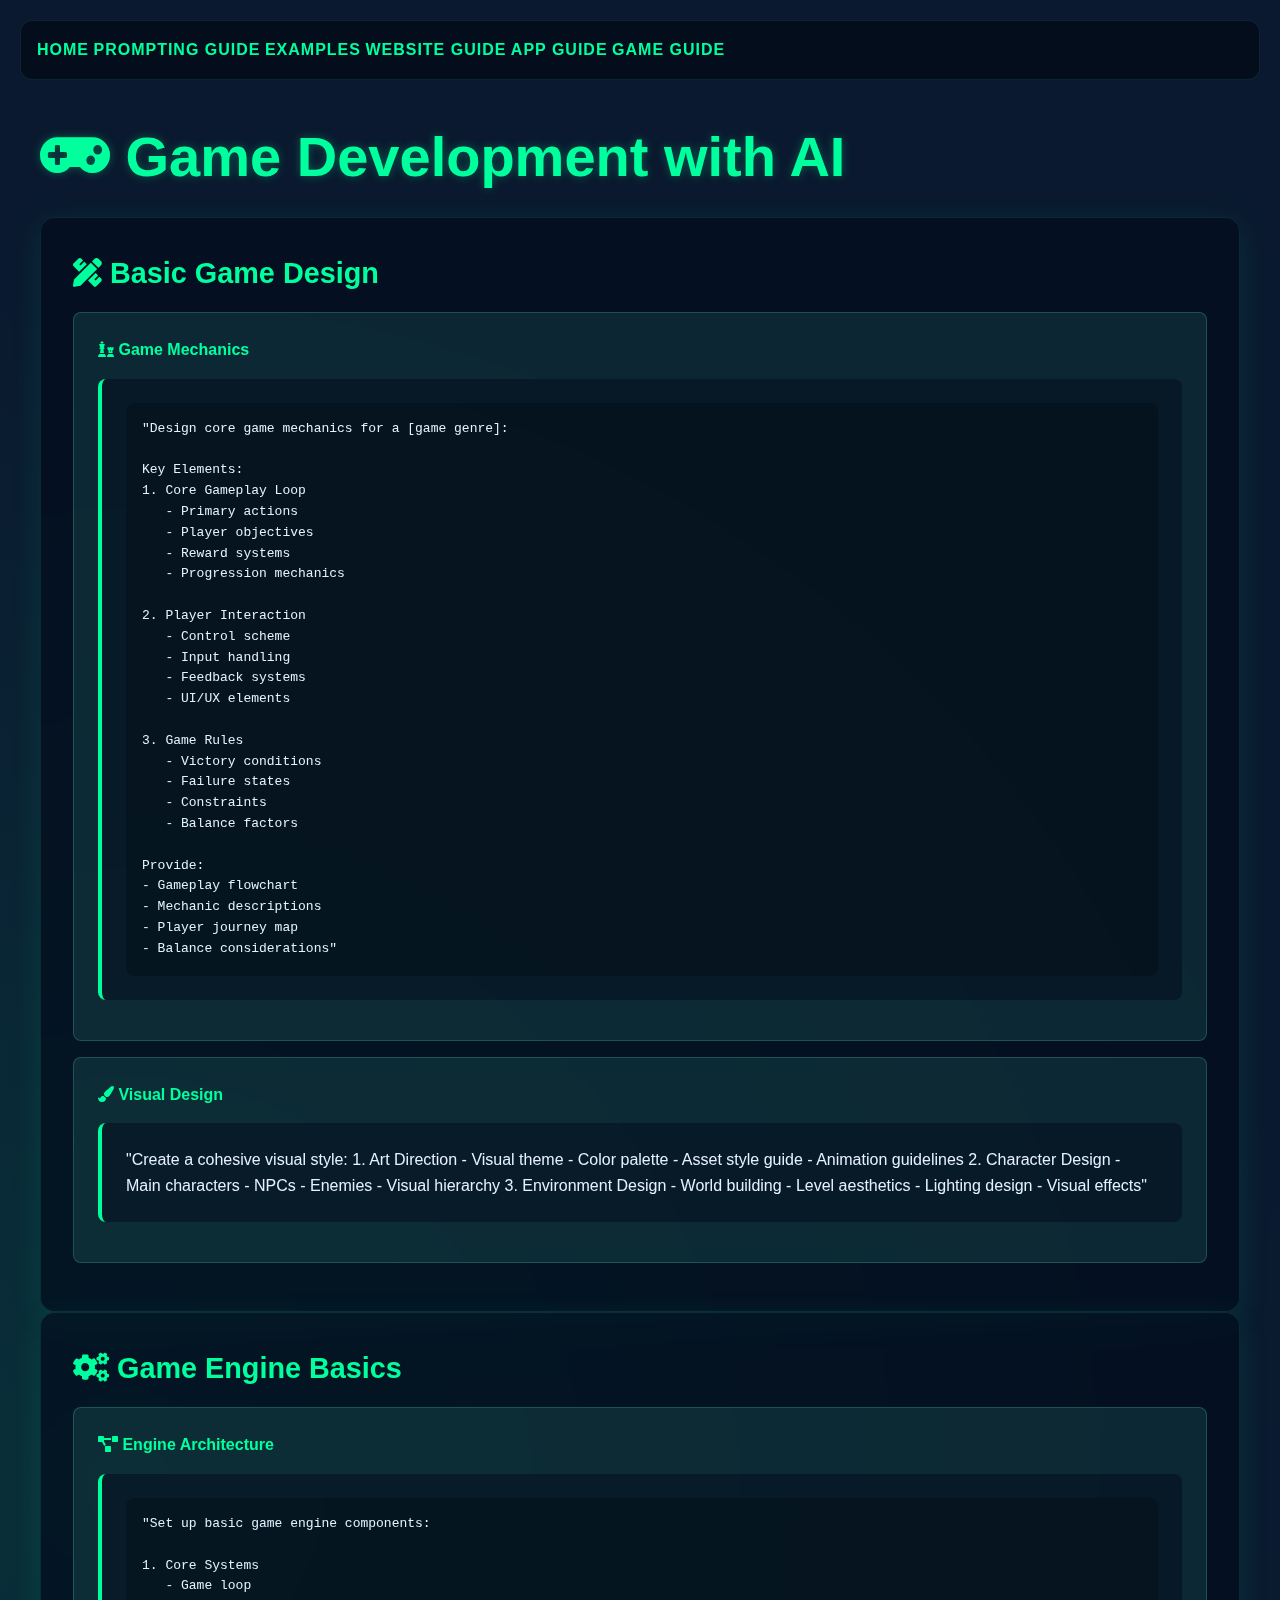
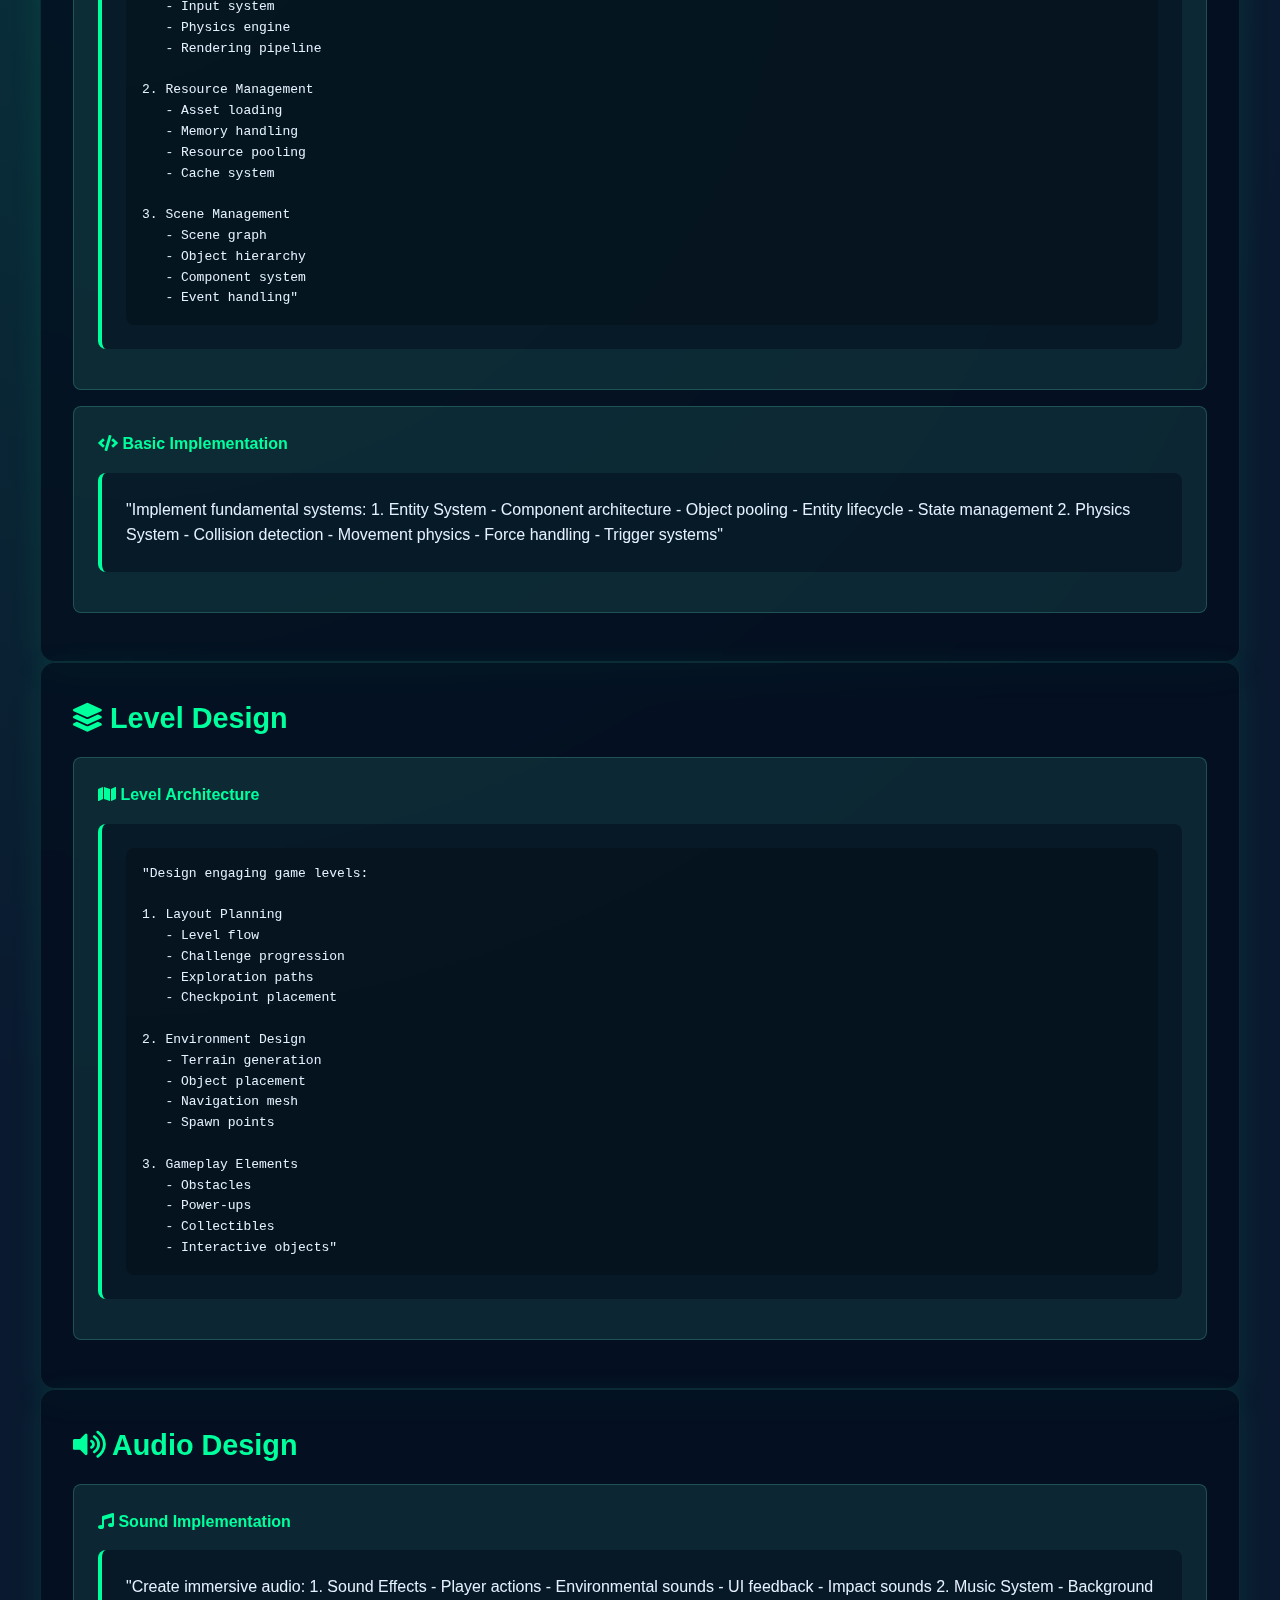
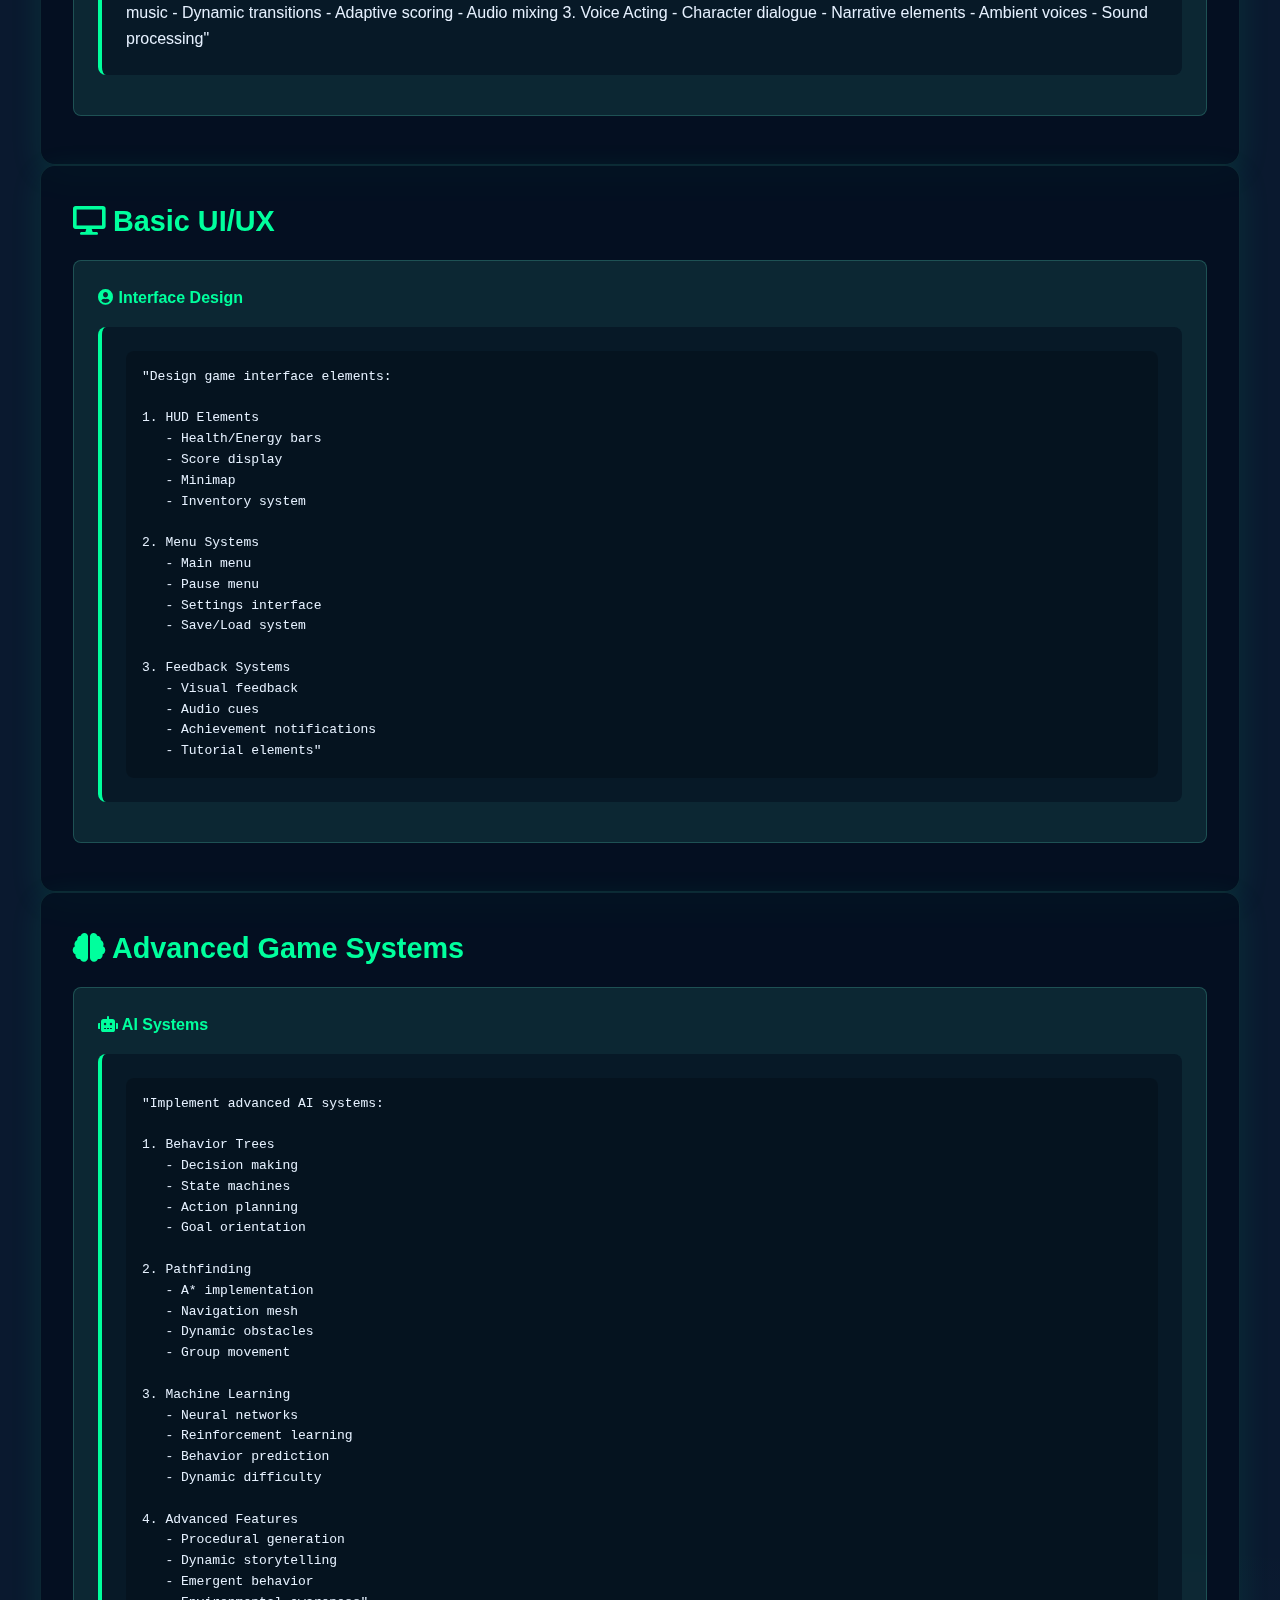
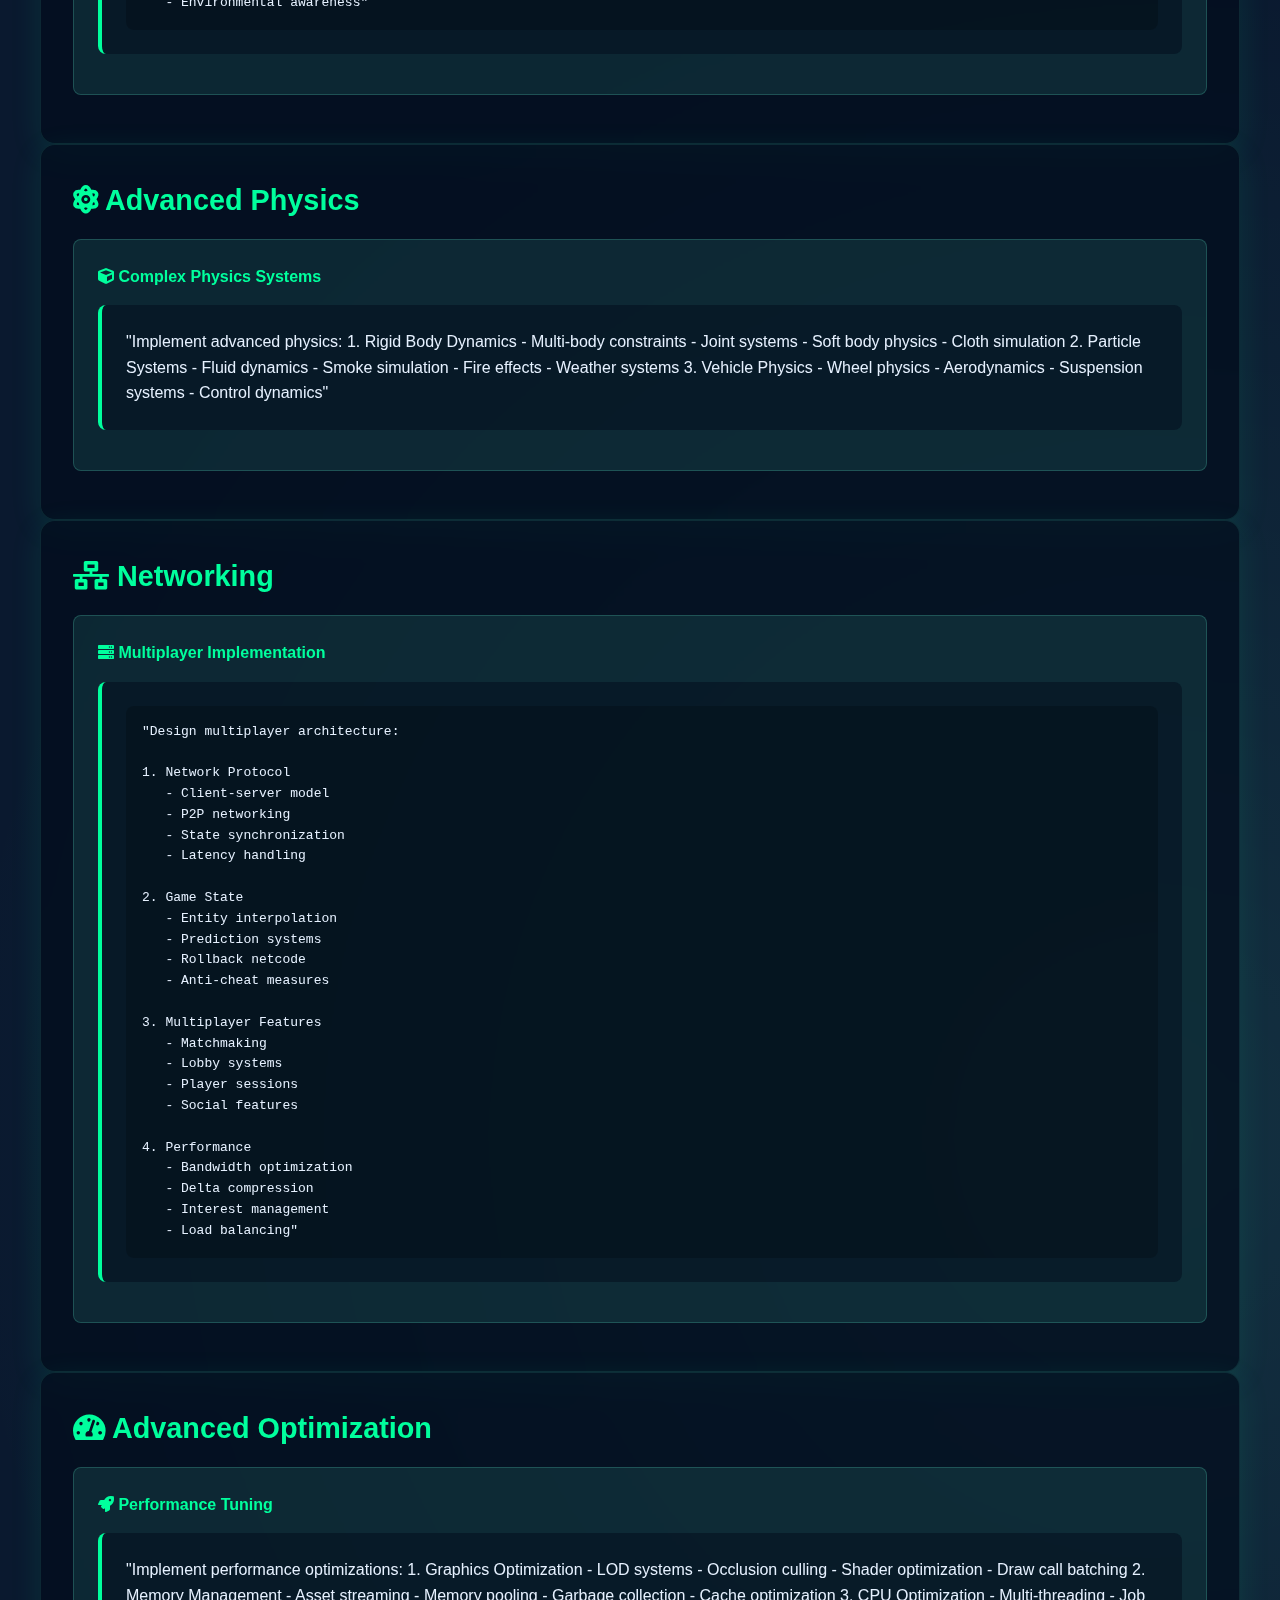
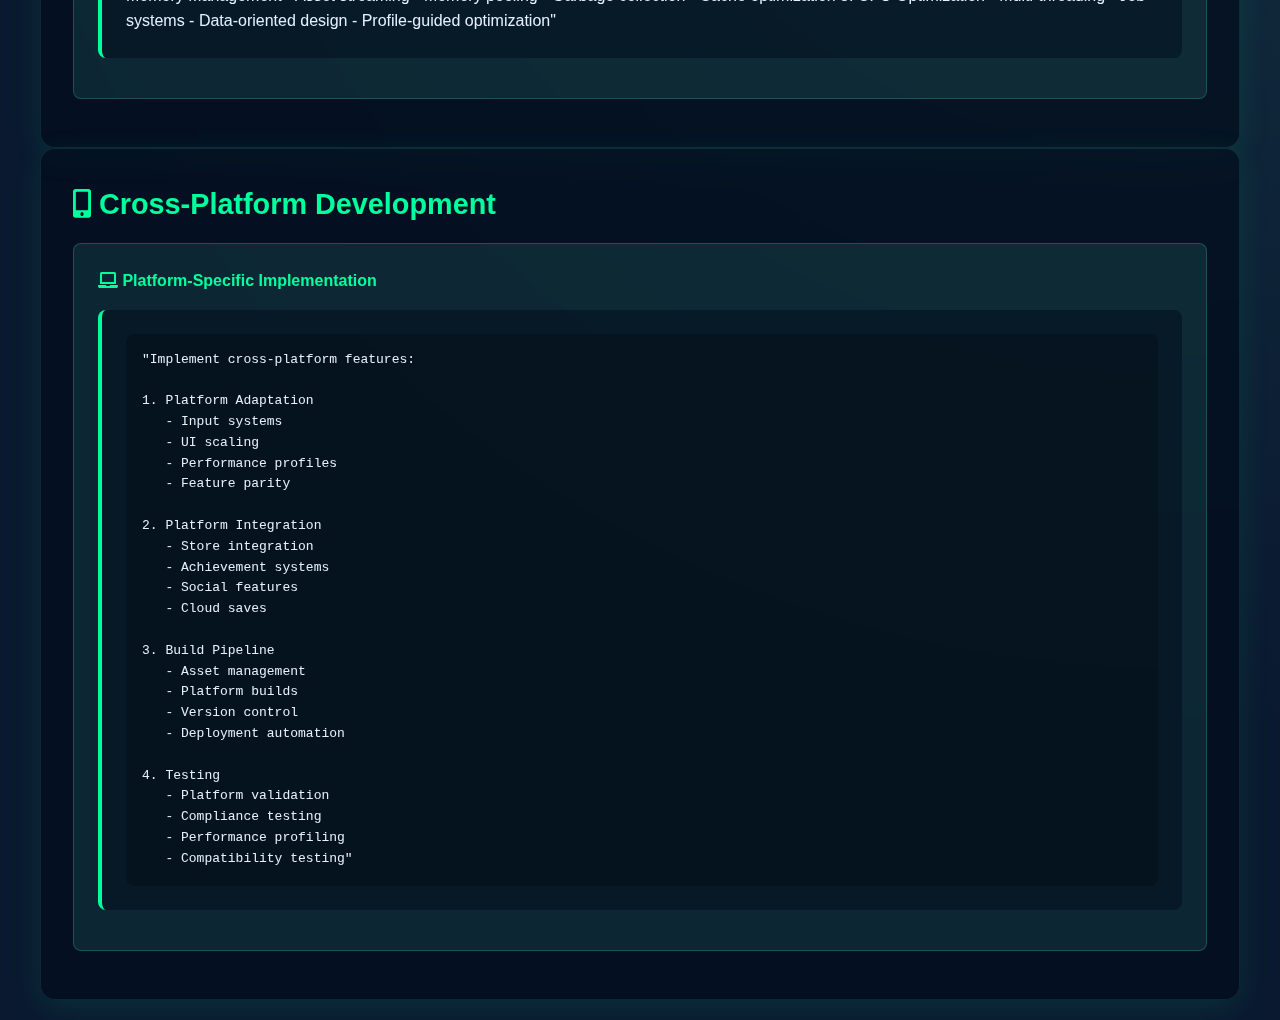
<file: game-guide.html>
<!DOCTYPE html>
<html lang="en">
<head>
    <meta charset="UTF-8">
    <meta name="viewport" content="width=device-width, initial-scale=1.0">
    <title>Game Development with AI - AI Communication Guide</title>
    <link rel="stylesheet" href="styles.css">
    <link rel="stylesheet" href="https://cdnjs.cloudflare.com/ajax/libs/font-awesome/5.15.4/css/all.min.css">
</head>
<body>
    <nav>
        <div class="nav-content">
            <a href="index.html">Home</a>
            <a href="prompting.html">Prompting Guide</a>
            <a href="examples.html">Examples</a>
            <a href="website-guide.html">Website Guide</a>
            <a href="app-guide.html">App Guide</a>
            <a href="game-guide.html" class="active">Game Guide</a>
        </div>
    </nav>

    <div class="container">
        <h1><i class="fas fa-gamepad"></i> Game Development with AI</h1>

        <!-- Basic Game Design -->
        <div class="card slide-up">
            <h2><i class="fas fa-pencil-ruler"></i> Basic Game Design</h2>
            
            <div class="tip">
                <strong><i class="fas fa-chess"></i> Game Mechanics</strong>
                <div class="example good-example">
                    <pre style="background: rgba(0,0,0,0.2); padding: 1rem; border-radius: 8px;">
"Design core game mechanics for a [game genre]:

Key Elements:
1. Core Gameplay Loop
   - Primary actions
   - Player objectives
   - Reward systems
   - Progression mechanics

2. Player Interaction
   - Control scheme
   - Input handling
   - Feedback systems
   - UI/UX elements

3. Game Rules
   - Victory conditions
   - Failure states
   - Constraints
   - Balance factors

Provide:
- Gameplay flowchart
- Mechanic descriptions
- Player journey map
- Balance considerations"</pre>
                </div>
            </div>

            <div class="tip">
                <strong><i class="fas fa-paint-brush"></i> Visual Design</strong>
                <div class="example good-example">
                    "Create a cohesive visual style:

1. Art Direction
   - Visual theme
   - Color palette
   - Asset style guide
   - Animation guidelines

2. Character Design
   - Main characters
   - NPCs
   - Enemies
   - Visual hierarchy

3. Environment Design
   - World building
   - Level aesthetics
   - Lighting design
   - Visual effects"
                </div>
            </div>
        </div>

        <!-- Game Engine Basics -->
        <div class="card slide-up">
            <h2><i class="fas fa-cogs"></i> Game Engine Basics</h2>
            
            <div class="tip">
                <strong><i class="fas fa-project-diagram"></i> Engine Architecture</strong>
                <div class="example good-example">
                    <pre style="background: rgba(0,0,0,0.2); padding: 1rem; border-radius: 8px;">
"Set up basic game engine components:

1. Core Systems
   - Game loop
   - Input system
   - Physics engine
   - Rendering pipeline

2. Resource Management
   - Asset loading
   - Memory handling
   - Resource pooling
   - Cache system

3. Scene Management
   - Scene graph
   - Object hierarchy
   - Component system
   - Event handling"</pre>
                </div>
            </div>

            <div class="tip">
                <strong><i class="fas fa-code"></i> Basic Implementation</strong>
                <div class="example good-example">
                    "Implement fundamental systems:

1. Entity System
   - Component architecture
   - Object pooling
   - Entity lifecycle
   - State management

2. Physics System
   - Collision detection
   - Movement physics
   - Force handling
   - Trigger systems"
                </div>
            </div>
        </div>

        <!-- Level Design -->
        <div class="card slide-up">
            <h2><i class="fas fa-layer-group"></i> Level Design</h2>
            
            <div class="tip">
                <strong><i class="fas fa-map"></i> Level Architecture</strong>
                <div class="example good-example">
                    <pre style="background: rgba(0,0,0,0.2); padding: 1rem; border-radius: 8px;">
"Design engaging game levels:

1. Layout Planning
   - Level flow
   - Challenge progression
   - Exploration paths
   - Checkpoint placement

2. Environment Design
   - Terrain generation
   - Object placement
   - Navigation mesh
   - Spawn points

3. Gameplay Elements
   - Obstacles
   - Power-ups
   - Collectibles
   - Interactive objects"</pre>
                </div>
            </div>
        </div>

        <!-- Audio Design -->
        <div class="card slide-up">
            <h2><i class="fas fa-volume-up"></i> Audio Design</h2>
            
            <div class="tip">
                <strong><i class="fas fa-music"></i> Sound Implementation</strong>
                <div class="example good-example">
                    "Create immersive audio:

1. Sound Effects
   - Player actions
   - Environmental sounds
   - UI feedback
   - Impact sounds

2. Music System
   - Background music
   - Dynamic transitions
   - Adaptive scoring
   - Audio mixing

3. Voice Acting
   - Character dialogue
   - Narrative elements
   - Ambient voices
   - Sound processing"
                </div>
            </div>
        </div>

        <!-- Basic UI/UX -->
        <div class="card slide-up">
            <h2><i class="fas fa-desktop"></i> Basic UI/UX</h2>
            
            <div class="tip">
                <strong><i class="fas fa-user-circle"></i> Interface Design</strong>
                <div class="example good-example">
                    <pre style="background: rgba(0,0,0,0.2); padding: 1rem; border-radius: 8px;">
"Design game interface elements:

1. HUD Elements
   - Health/Energy bars
   - Score display
   - Minimap
   - Inventory system

2. Menu Systems
   - Main menu
   - Pause menu
   - Settings interface
   - Save/Load system

3. Feedback Systems
   - Visual feedback
   - Audio cues
   - Achievement notifications
   - Tutorial elements"</pre>
                </div>
            </div>
        </div>

        <!-- Advanced Game Systems -->
        <div class="card slide-up">
            <h2><i class="fas fa-brain"></i> Advanced Game Systems</h2>
            
            <div class="tip">
                <strong><i class="fas fa-robot"></i> AI Systems</strong>
                <div class="example good-example">
                    <pre style="background: rgba(0,0,0,0.2); padding: 1rem; border-radius: 8px;">
"Implement advanced AI systems:

1. Behavior Trees
   - Decision making
   - State machines
   - Action planning
   - Goal orientation

2. Pathfinding
   - A* implementation
   - Navigation mesh
   - Dynamic obstacles
   - Group movement

3. Machine Learning
   - Neural networks
   - Reinforcement learning
   - Behavior prediction
   - Dynamic difficulty

4. Advanced Features
   - Procedural generation
   - Dynamic storytelling
   - Emergent behavior
   - Environmental awareness"</pre>
                </div>
            </div>
        </div>

        <!-- Advanced Physics -->
        <div class="card slide-up">
            <h2><i class="fas fa-atom"></i> Advanced Physics</h2>
            
            <div class="tip">
                <strong><i class="fas fa-cube"></i> Complex Physics Systems</strong>
                <div class="example good-example">
                    "Implement advanced physics:

1. Rigid Body Dynamics
   - Multi-body constraints
   - Joint systems
   - Soft body physics
   - Cloth simulation

2. Particle Systems
   - Fluid dynamics
   - Smoke simulation
   - Fire effects
   - Weather systems

3. Vehicle Physics
   - Wheel physics
   - Aerodynamics
   - Suspension systems
   - Control dynamics"
                </div>
            </div>
        </div>

        <!-- Networking -->
        <div class="card slide-up">
            <h2><i class="fas fa-network-wired"></i> Networking</h2>
            
            <div class="tip">
                <strong><i class="fas fa-server"></i> Multiplayer Implementation</strong>
                <div class="example good-example">
                    <pre style="background: rgba(0,0,0,0.2); padding: 1rem; border-radius: 8px;">
"Design multiplayer architecture:

1. Network Protocol
   - Client-server model
   - P2P networking
   - State synchronization
   - Latency handling

2. Game State
   - Entity interpolation
   - Prediction systems
   - Rollback netcode
   - Anti-cheat measures

3. Multiplayer Features
   - Matchmaking
   - Lobby systems
   - Player sessions
   - Social features

4. Performance
   - Bandwidth optimization
   - Delta compression
   - Interest management
   - Load balancing"</pre>
                </div>
            </div>
        </div>

        <!-- Optimization -->
        <div class="card slide-up">
            <h2><i class="fas fa-tachometer-alt"></i> Advanced Optimization</h2>
            
            <div class="tip">
                <strong><i class="fas fa-rocket"></i> Performance Tuning</strong>
                <div class="example good-example">
                    "Implement performance optimizations:

1. Graphics Optimization
   - LOD systems
   - Occlusion culling
   - Shader optimization
   - Draw call batching

2. Memory Management
   - Asset streaming
   - Memory pooling
   - Garbage collection
   - Cache optimization

3. CPU Optimization
   - Multi-threading
   - Job systems
   - Data-oriented design
   - Profile-guided optimization"
                </div>
            </div>
        </div>

        <!-- Cross-Platform Development -->
        <div class="card slide-up">
            <h2><i class="fas fa-mobile-alt"></i> Cross-Platform Development</h2>
            
            <div class="tip">
                <strong><i class="fas fa-laptop"></i> Platform-Specific Implementation</strong>
                <div class="example good-example">
                    <pre style="background: rgba(0,0,0,0.2); padding: 1rem; border-radius: 8px;">
"Implement cross-platform features:

1. Platform Adaptation
   - Input systems
   - UI scaling
   - Performance profiles
   - Feature parity

2. Platform Integration
   - Store integration
   - Achievement systems
   - Social features
   - Cloud saves

3. Build Pipeline
   - Asset management
   - Platform builds
   - Version control
   - Deployment automation

4. Testing
   - Platform validation
   - Compliance testing
   - Performance profiling
   - Compatibility testing"</pre>
                </div>
            </div>
        </div>
    </div>

    <script>
        // Add fade-in effect to elements as they scroll into view
        const observer = new IntersectionObserver((entries) => {
            entries.forEach(entry => {
                if (entry.isIntersecting) {
                    entry.target.classList.add('visible');
                }
            });
        });

        document.querySelectorAll('.slide-up').forEach((element) => {
            observer.observe(element);
        });
    </script>
</body>
</html>
</file>
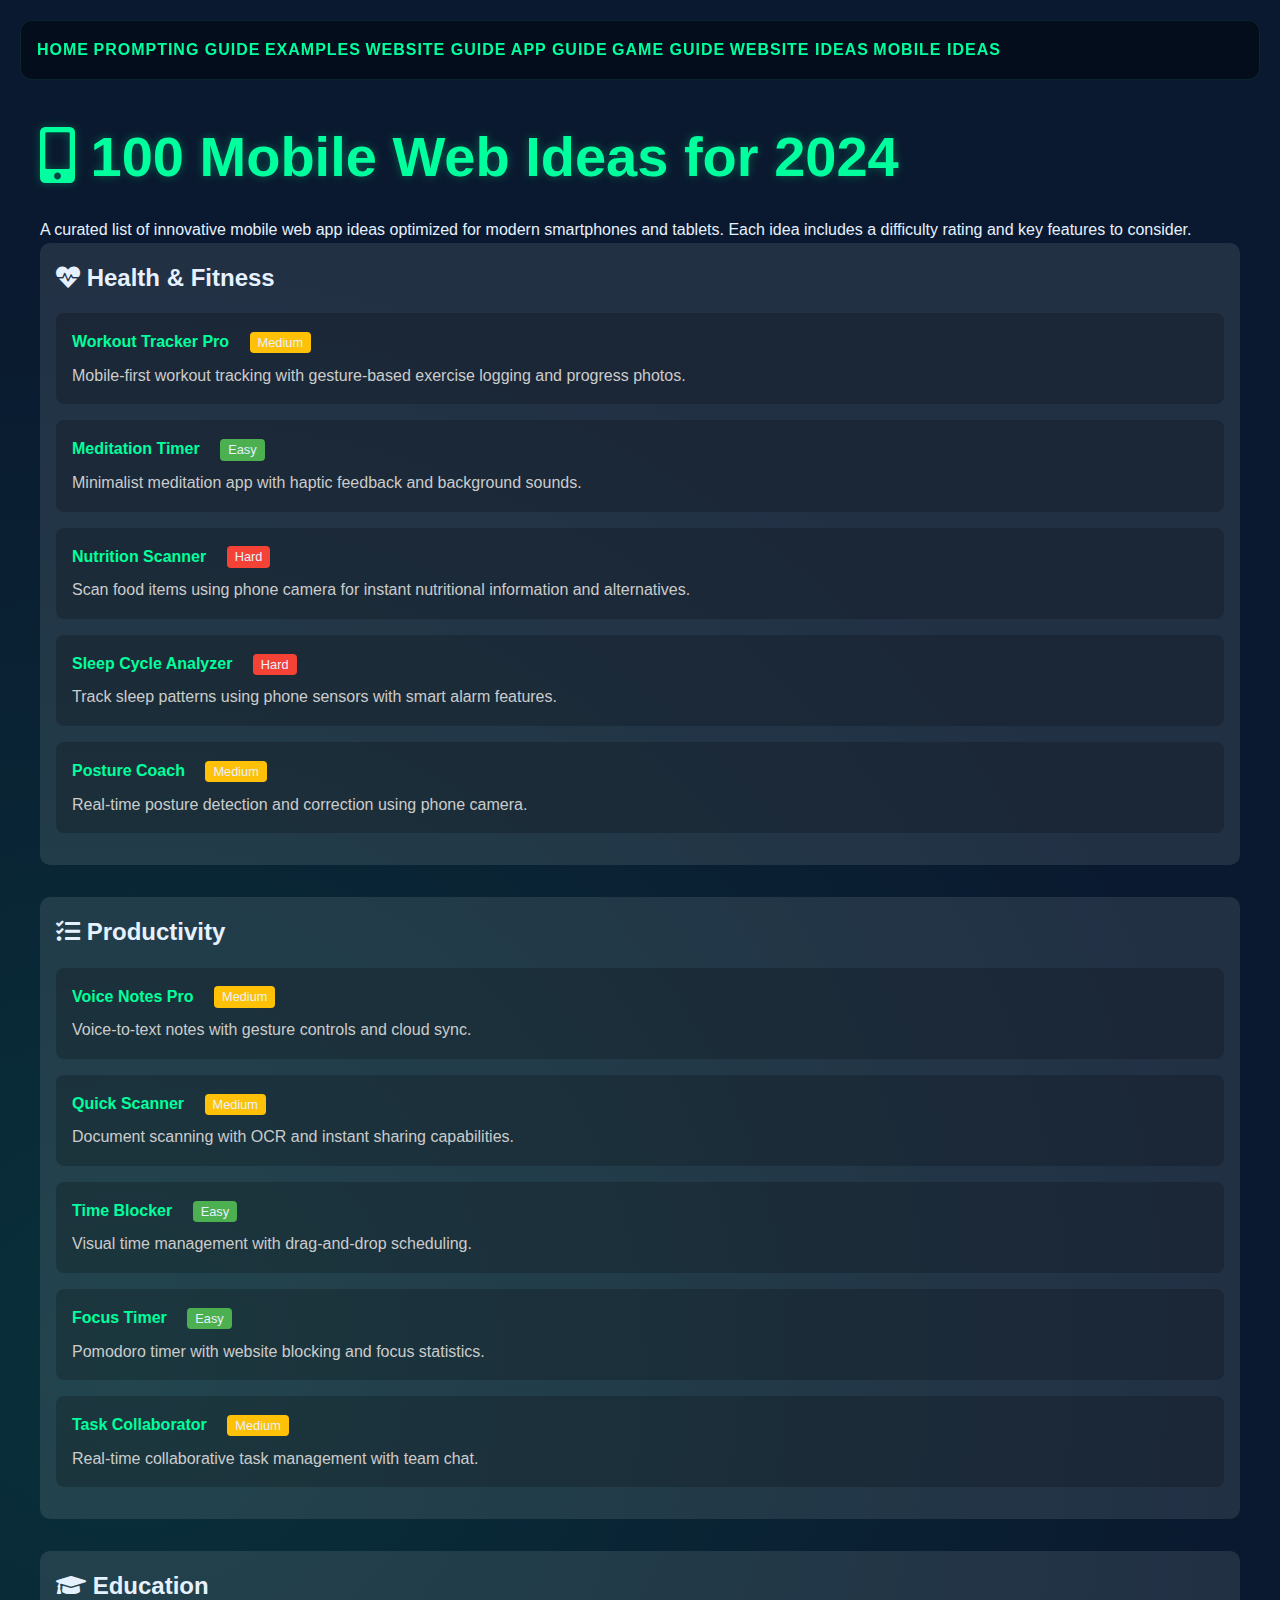
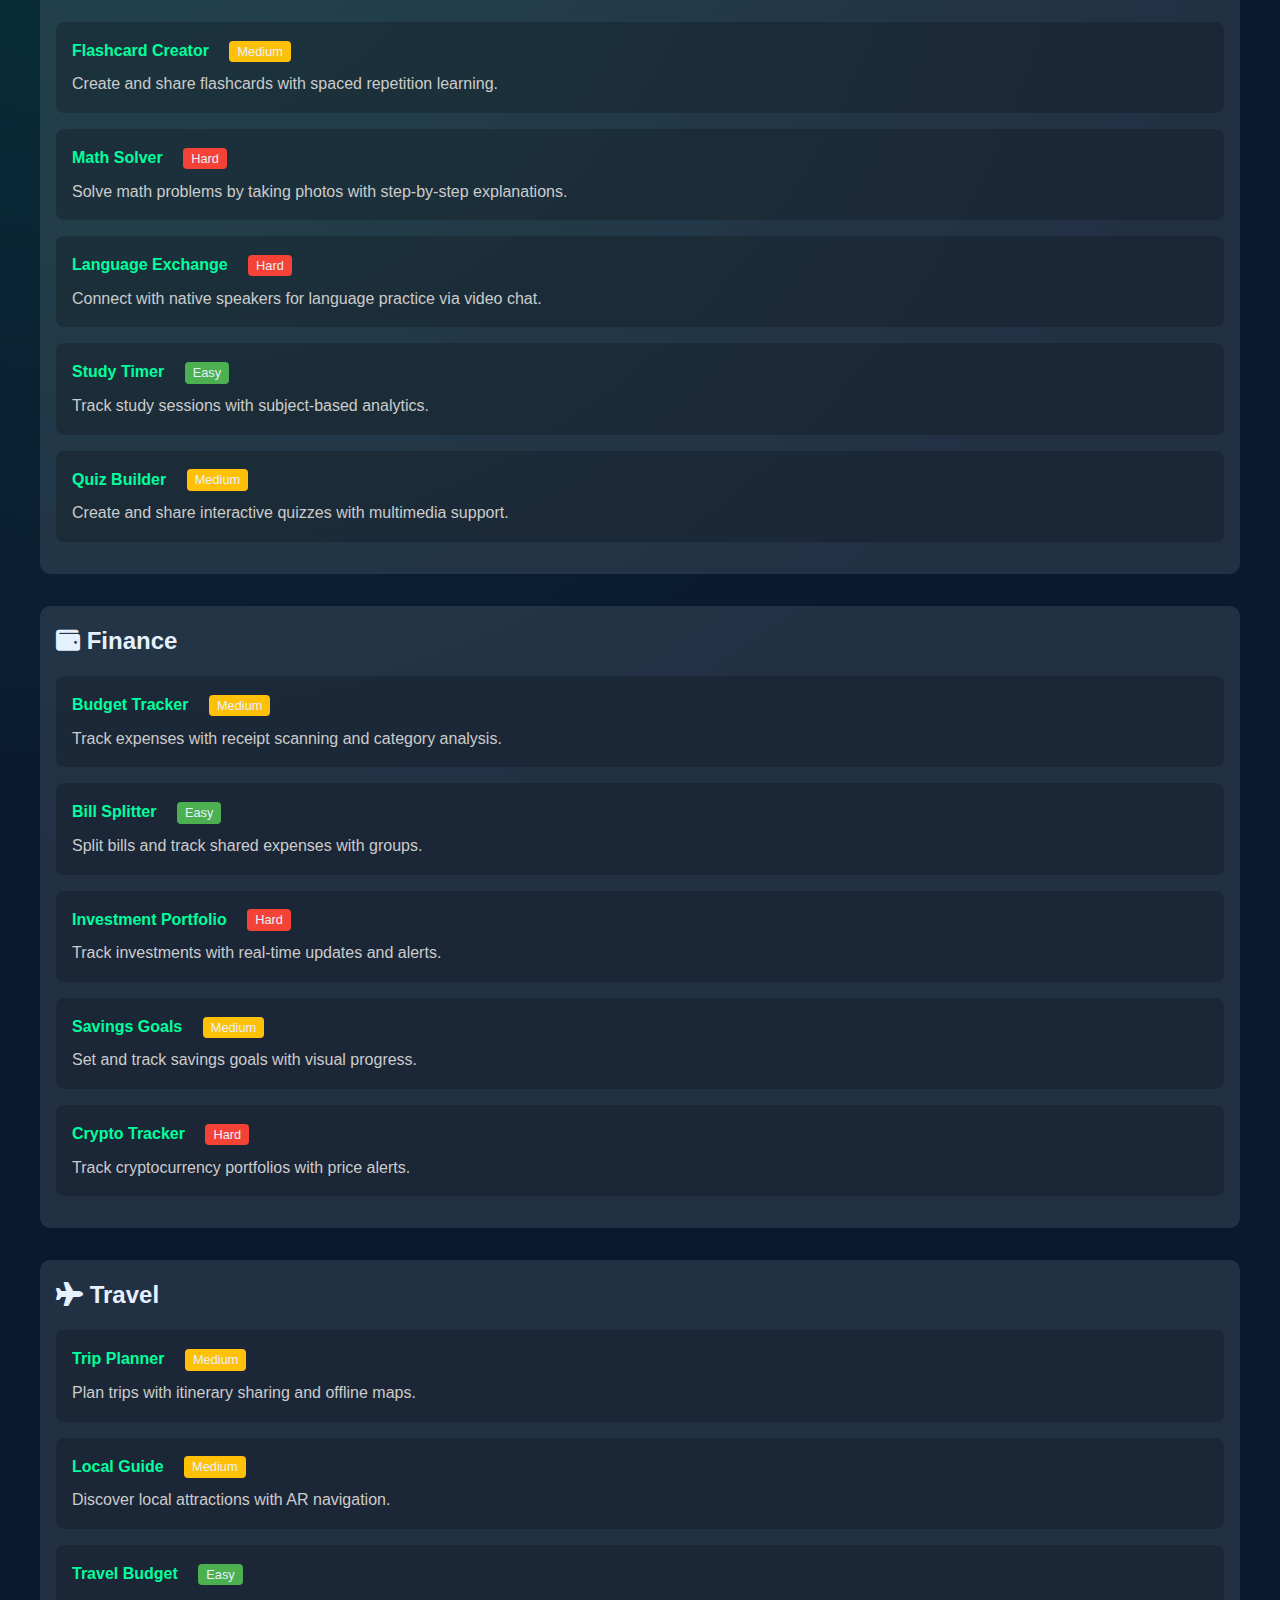
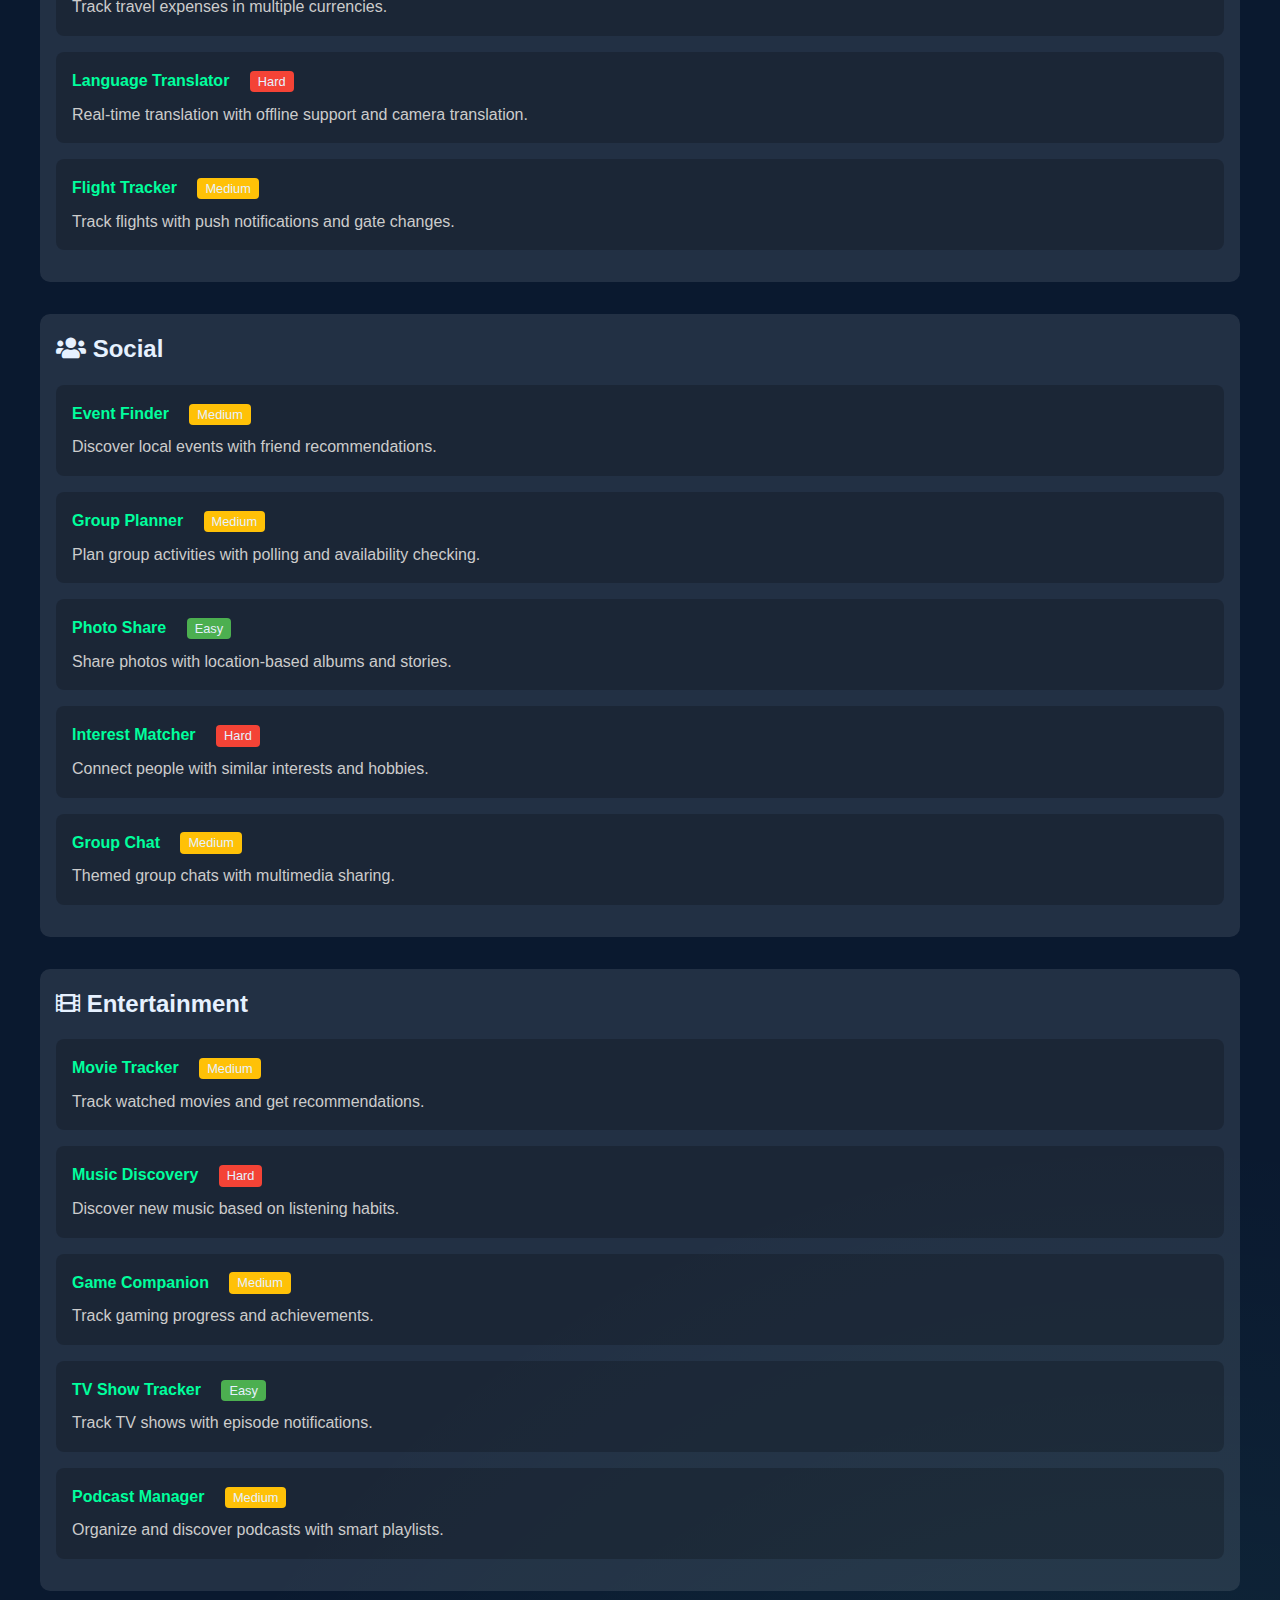
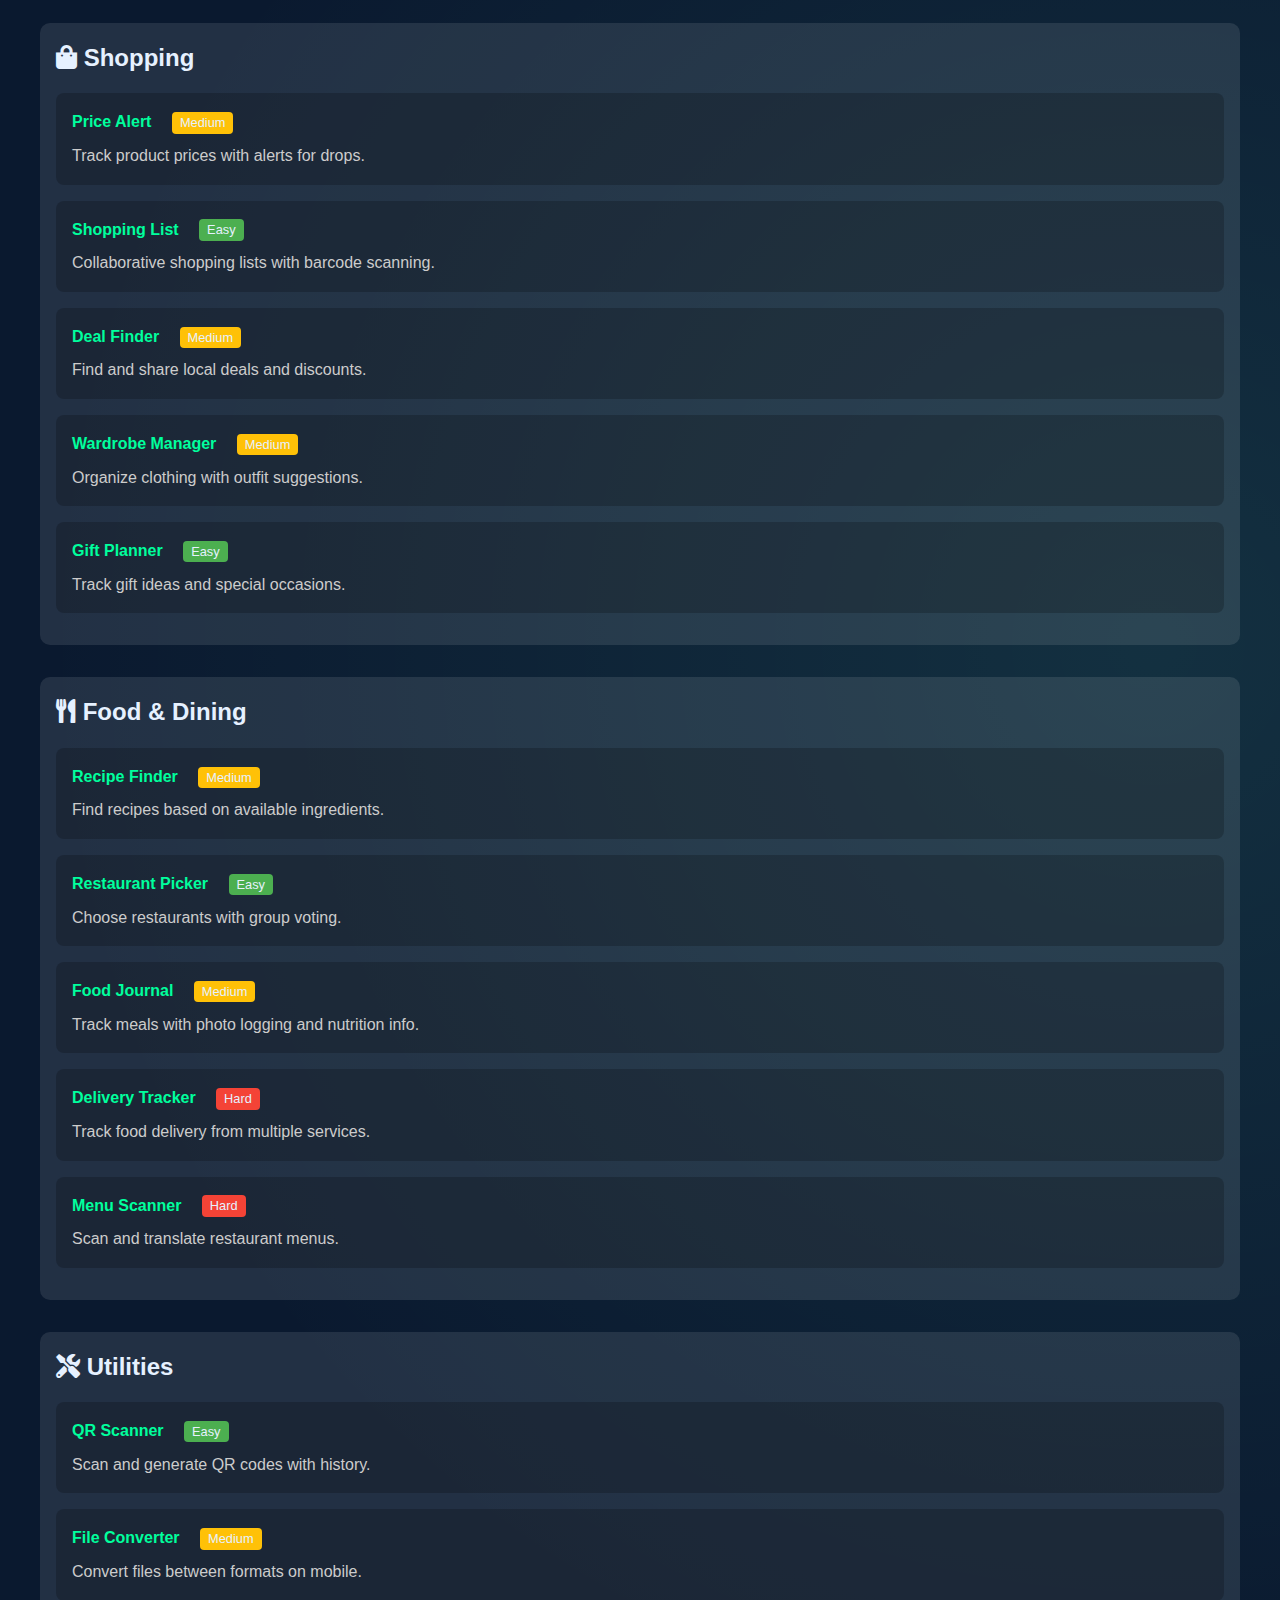
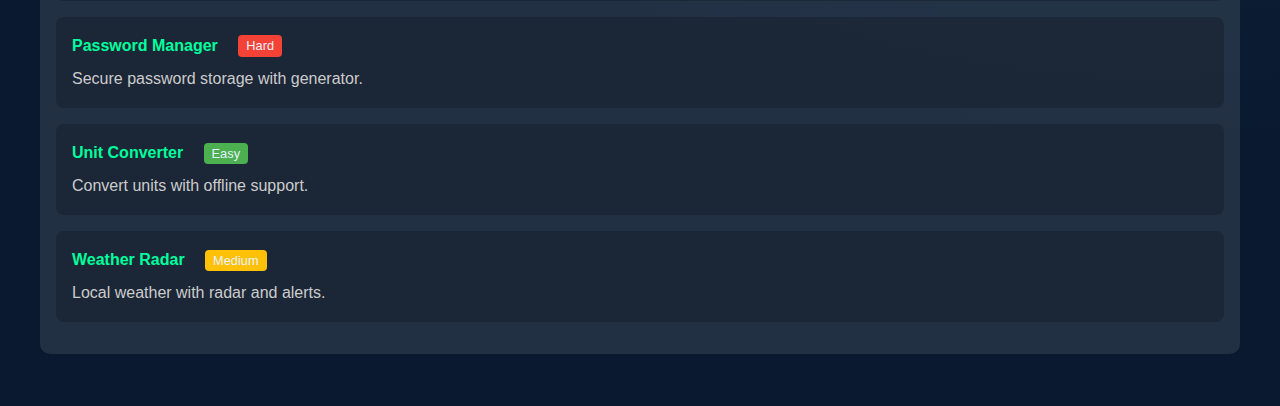
<file: mobile-ideas.html>
<!DOCTYPE html>
<html lang="en">
<head>
    <meta charset="UTF-8">
    <meta name="viewport" content="width=device-width, initial-scale=1.0">
    <title>100 Mobile Web Ideas - AI Development Guide</title>
    <link rel="stylesheet" href="styles.css">
    <link rel="stylesheet" href="https://cdnjs.cloudflare.com/ajax/libs/font-awesome/5.15.4/css/all.min.css">
    <style>
        .idea-category {
            margin-bottom: 2rem;
            padding: 1rem;
            border-radius: 10px;
            background: rgba(255, 255, 255, 0.1);
        }
        .idea-list {
            list-style-type: none;
            padding: 0;
        }
        .idea-item {
            margin: 1rem 0;
            padding: 1rem;
            border-radius: 8px;
            background: rgba(0, 0, 0, 0.2);
            transition: transform 0.3s ease;
        }
        .idea-item:hover {
            transform: translateX(10px);
            background: rgba(0, 0, 0, 0.3);
        }
        .idea-title {
            color: #00ff9d;
            font-weight: bold;
        }
        .idea-description {
            margin-top: 0.5rem;
            color: #ccc;
        }
        .difficulty {
            font-size: 0.8em;
            padding: 0.2rem 0.5rem;
            border-radius: 4px;
            margin-left: 1rem;
        }
        .easy { background: #4CAF50; }
        .medium { background: #FFC107; }
        .hard { background: #F44336; }
    </style>
</head>
<body>
    <nav>
        <div class="nav-content">
            <a href="index.html">Home</a>
            <a href="prompting.html">Prompting Guide</a>
            <a href="examples.html">Examples</a>
            <a href="website-guide.html">Website Guide</a>
            <a href="app-guide.html">App Guide</a>
            <a href="game-guide.html">Game Guide</a>
            <a href="website-ideas.html">Website Ideas</a>
            <a href="mobile-ideas.html" class="active">Mobile Ideas</a>
        </div>
    </nav>

    <div class="container">
        <h1><i class="fas fa-mobile-alt"></i> 100 Mobile Web Ideas for 2024</h1>
        <p class="intro">A curated list of innovative mobile web app ideas optimized for modern smartphones and tablets. Each idea includes a difficulty rating and key features to consider.</p>

        <!-- Health & Fitness -->
        <div class="idea-category">
            <h2><i class="fas fa-heartbeat"></i> Health & Fitness</h2>
            <ul class="idea-list">
                <li class="idea-item">
                    <span class="idea-title">Workout Tracker Pro</span>
                    <span class="difficulty medium">Medium</span>
                    <p class="idea-description">Mobile-first workout tracking with gesture-based exercise logging and progress photos.</p>
                </li>
                <li class="idea-item">
                    <span class="idea-title">Meditation Timer</span>
                    <span class="difficulty easy">Easy</span>
                    <p class="idea-description">Minimalist meditation app with haptic feedback and background sounds.</p>
                </li>
                <li class="idea-item">
                    <span class="idea-title">Nutrition Scanner</span>
                    <span class="difficulty hard">Hard</span>
                    <p class="idea-description">Scan food items using phone camera for instant nutritional information and alternatives.</p>
                </li>
                <li class="idea-item">
                    <span class="idea-title">Sleep Cycle Analyzer</span>
                    <span class="difficulty hard">Hard</span>
                    <p class="idea-description">Track sleep patterns using phone sensors with smart alarm features.</p>
                </li>
                <li class="idea-item">
                    <span class="idea-title">Posture Coach</span>
                    <span class="difficulty medium">Medium</span>
                    <p class="idea-description">Real-time posture detection and correction using phone camera.</p>
                </li>
            </ul>
        </div>

        <!-- Productivity -->
        <div class="idea-category">
            <h2><i class="fas fa-tasks"></i> Productivity</h2>
            <ul class="idea-list">
                <li class="idea-item">
                    <span class="idea-title">Voice Notes Pro</span>
                    <span class="difficulty medium">Medium</span>
                    <p class="idea-description">Voice-to-text notes with gesture controls and cloud sync.</p>
                </li>
                <li class="idea-item">
                    <span class="idea-title">Quick Scanner</span>
                    <span class="difficulty medium">Medium</span>
                    <p class="idea-description">Document scanning with OCR and instant sharing capabilities.</p>
                </li>
                <li class="idea-item">
                    <span class="idea-title">Time Blocker</span>
                    <span class="difficulty easy">Easy</span>
                    <p class="idea-description">Visual time management with drag-and-drop scheduling.</p>
                </li>
                <li class="idea-item">
                    <span class="idea-title">Focus Timer</span>
                    <span class="difficulty easy">Easy</span>
                    <p class="idea-description">Pomodoro timer with website blocking and focus statistics.</p>
                </li>
                <li class="idea-item">
                    <span class="idea-title">Task Collaborator</span>
                    <span class="difficulty medium">Medium</span>
                    <p class="idea-description">Real-time collaborative task management with team chat.</p>
                </li>
            </ul>
        </div>

        <!-- Education -->
        <div class="idea-category">
            <h2><i class="fas fa-graduation-cap"></i> Education</h2>
            <ul class="idea-list">
                <li class="idea-item">
                    <span class="idea-title">Flashcard Creator</span>
                    <span class="difficulty medium">Medium</span>
                    <p class="idea-description">Create and share flashcards with spaced repetition learning.</p>
                </li>
                <li class="idea-item">
                    <span class="idea-title">Math Solver</span>
                    <span class="difficulty hard">Hard</span>
                    <p class="idea-description">Solve math problems by taking photos with step-by-step explanations.</p>
                </li>
                <li class="idea-item">
                    <span class="idea-title">Language Exchange</span>
                    <span class="difficulty hard">Hard</span>
                    <p class="idea-description">Connect with native speakers for language practice via video chat.</p>
                </li>
                <li class="idea-item">
                    <span class="idea-title">Study Timer</span>
                    <span class="difficulty easy">Easy</span>
                    <p class="idea-description">Track study sessions with subject-based analytics.</p>
                </li>
                <li class="idea-item">
                    <span class="idea-title">Quiz Builder</span>
                    <span class="difficulty medium">Medium</span>
                    <p class="idea-description">Create and share interactive quizzes with multimedia support.</p>
                </li>
            </ul>
        </div>

        <!-- Finance -->
        <div class="idea-category">
            <h2><i class="fas fa-wallet"></i> Finance</h2>
            <ul class="idea-list">
                <li class="idea-item">
                    <span class="idea-title">Budget Tracker</span>
                    <span class="difficulty medium">Medium</span>
                    <p class="idea-description">Track expenses with receipt scanning and category analysis.</p>
                </li>
                <li class="idea-item">
                    <span class="idea-title">Bill Splitter</span>
                    <span class="difficulty easy">Easy</span>
                    <p class="idea-description">Split bills and track shared expenses with groups.</p>
                </li>
                <li class="idea-item">
                    <span class="idea-title">Investment Portfolio</span>
                    <span class="difficulty hard">Hard</span>
                    <p class="idea-description">Track investments with real-time updates and alerts.</p>
                </li>
                <li class="idea-item">
                    <span class="idea-title">Savings Goals</span>
                    <span class="difficulty medium">Medium</span>
                    <p class="idea-description">Set and track savings goals with visual progress.</p>
                </li>
                <li class="idea-item">
                    <span class="idea-title">Crypto Tracker</span>
                    <span class="difficulty hard">Hard</span>
                    <p class="idea-description">Track cryptocurrency portfolios with price alerts.</p>
                </li>
            </ul>
        </div>

        <!-- Travel -->
        <div class="idea-category">
            <h2><i class="fas fa-plane"></i> Travel</h2>
            <ul class="idea-list">
                <li class="idea-item">
                    <span class="idea-title">Trip Planner</span>
                    <span class="difficulty medium">Medium</span>
                    <p class="idea-description">Plan trips with itinerary sharing and offline maps.</p>
                </li>
                <li class="idea-item">
                    <span class="idea-title">Local Guide</span>
                    <span class="difficulty medium">Medium</span>
                    <p class="idea-description">Discover local attractions with AR navigation.</p>
                </li>
                <li class="idea-item">
                    <span class="idea-title">Travel Budget</span>
                    <span class="difficulty easy">Easy</span>
                    <p class="idea-description">Track travel expenses in multiple currencies.</p>
                </li>
                <li class="idea-item">
                    <span class="idea-title">Language Translator</span>
                    <span class="difficulty hard">Hard</span>
                    <p class="idea-description">Real-time translation with offline support and camera translation.</p>
                </li>
                <li class="idea-item">
                    <span class="idea-title">Flight Tracker</span>
                    <span class="difficulty medium">Medium</span>
                    <p class="idea-description">Track flights with push notifications and gate changes.</p>
                </li>
            </ul>
        </div>

        <!-- Social -->
        <div class="idea-category">
            <h2><i class="fas fa-users"></i> Social</h2>
            <ul class="idea-list">
                <li class="idea-item">
                    <span class="idea-title">Event Finder</span>
                    <span class="difficulty medium">Medium</span>
                    <p class="idea-description">Discover local events with friend recommendations.</p>
                </li>
                <li class="idea-item">
                    <span class="idea-title">Group Planner</span>
                    <span class="difficulty medium">Medium</span>
                    <p class="idea-description">Plan group activities with polling and availability checking.</p>
                </li>
                <li class="idea-item">
                    <span class="idea-title">Photo Share</span>
                    <span class="difficulty easy">Easy</span>
                    <p class="idea-description">Share photos with location-based albums and stories.</p>
                </li>
                <li class="idea-item">
                    <span class="idea-title">Interest Matcher</span>
                    <span class="difficulty hard">Hard</span>
                    <p class="idea-description">Connect people with similar interests and hobbies.</p>
                </li>
                <li class="idea-item">
                    <span class="idea-title">Group Chat</span>
                    <span class="difficulty medium">Medium</span>
                    <p class="idea-description">Themed group chats with multimedia sharing.</p>
                </li>
            </ul>
        </div>

        <!-- Entertainment -->
        <div class="idea-category">
            <h2><i class="fas fa-film"></i> Entertainment</h2>
            <ul class="idea-list">
                <li class="idea-item">
                    <span class="idea-title">Movie Tracker</span>
                    <span class="difficulty medium">Medium</span>
                    <p class="idea-description">Track watched movies and get recommendations.</p>
                </li>
                <li class="idea-item">
                    <span class="idea-title">Music Discovery</span>
                    <span class="difficulty hard">Hard</span>
                    <p class="idea-description">Discover new music based on listening habits.</p>
                </li>
                <li class="idea-item">
                    <span class="idea-title">Game Companion</span>
                    <span class="difficulty medium">Medium</span>
                    <p class="idea-description">Track gaming progress and achievements.</p>
                </li>
                <li class="idea-item">
                    <span class="idea-title">TV Show Tracker</span>
                    <span class="difficulty easy">Easy</span>
                    <p class="idea-description">Track TV shows with episode notifications.</p>
                </li>
                <li class="idea-item">
                    <span class="idea-title">Podcast Manager</span>
                    <span class="difficulty medium">Medium</span>
                    <p class="idea-description">Organize and discover podcasts with smart playlists.</p>
                </li>
            </ul>
        </div>

        <!-- Shopping -->
        <div class="idea-category">
            <h2><i class="fas fa-shopping-bag"></i> Shopping</h2>
            <ul class="idea-list">
                <li class="idea-item">
                    <span class="idea-title">Price Alert</span>
                    <span class="difficulty medium">Medium</span>
                    <p class="idea-description">Track product prices with alerts for drops.</p>
                </li>
                <li class="idea-item">
                    <span class="idea-title">Shopping List</span>
                    <span class="difficulty easy">Easy</span>
                    <p class="idea-description">Collaborative shopping lists with barcode scanning.</p>
                </li>
                <li class="idea-item">
                    <span class="idea-title">Deal Finder</span>
                    <span class="difficulty medium">Medium</span>
                    <p class="idea-description">Find and share local deals and discounts.</p>
                </li>
                <li class="idea-item">
                    <span class="idea-title">Wardrobe Manager</span>
                    <span class="difficulty medium">Medium</span>
                    <p class="idea-description">Organize clothing with outfit suggestions.</p>
                </li>
                <li class="idea-item">
                    <span class="idea-title">Gift Planner</span>
                    <span class="difficulty easy">Easy</span>
                    <p class="idea-description">Track gift ideas and special occasions.</p>
                </li>
            </ul>
        </div>

        <!-- Food & Dining -->
        <div class="idea-category">
            <h2><i class="fas fa-utensils"></i> Food & Dining</h2>
            <ul class="idea-list">
                <li class="idea-item">
                    <span class="idea-title">Recipe Finder</span>
                    <span class="difficulty medium">Medium</span>
                    <p class="idea-description">Find recipes based on available ingredients.</p>
                </li>
                <li class="idea-item">
                    <span class="idea-title">Restaurant Picker</span>
                    <span class="difficulty easy">Easy</span>
                    <p class="idea-description">Choose restaurants with group voting.</p>
                </li>
                <li class="idea-item">
                    <span class="idea-title">Food Journal</span>
                    <span class="difficulty medium">Medium</span>
                    <p class="idea-description">Track meals with photo logging and nutrition info.</p>
                </li>
                <li class="idea-item">
                    <span class="idea-title">Delivery Tracker</span>
                    <span class="difficulty hard">Hard</span>
                    <p class="idea-description">Track food delivery from multiple services.</p>
                </li>
                <li class="idea-item">
                    <span class="idea-title">Menu Scanner</span>
                    <span class="difficulty hard">Hard</span>
                    <p class="idea-description">Scan and translate restaurant menus.</p>
                </li>
            </ul>
        </div>

        <!-- Utilities -->
        <div class="idea-category">
            <h2><i class="fas fa-tools"></i> Utilities</h2>
            <ul class="idea-list">
                <li class="idea-item">
                    <span class="idea-title">QR Scanner</span>
                    <span class="difficulty easy">Easy</span>
                    <p class="idea-description">Scan and generate QR codes with history.</p>
                </li>
                <li class="idea-item">
                    <span class="idea-title">File Converter</span>
                    <span class="difficulty medium">Medium</span>
                    <p class="idea-description">Convert files between formats on mobile.</p>
                </li>
                <li class="idea-item">
                    <span class="idea-title">Password Manager</span>
                    <span class="difficulty hard">Hard</span>
                    <p class="idea-description">Secure password storage with generator.</p>
                </li>
                <li class="idea-item">
                    <span class="idea-title">Unit Converter</span>
                    <span class="difficulty easy">Easy</span>
                    <p class="idea-description">Convert units with offline support.</p>
                </li>
                <li class="idea-item">
                    <span class="idea-title">Weather Radar</span>
                    <span class="difficulty medium">Medium</span>
                    <p class="idea-description">Local weather with radar and alerts.</p>
                </li>
            </ul>
        </div>
    </div>

    <script>
        // Add fade-in effect to elements as they scroll into view
        const observer = new IntersectionObserver((entries) => {
            entries.forEach(entry => {
                if (entry.isIntersecting) {
                    entry.target.classList.add('fade-in');
                }
            });
        });

        document.querySelectorAll('.idea-category').forEach((el) => observer.observe(el));
    </script>
</body>
</html>
</file>
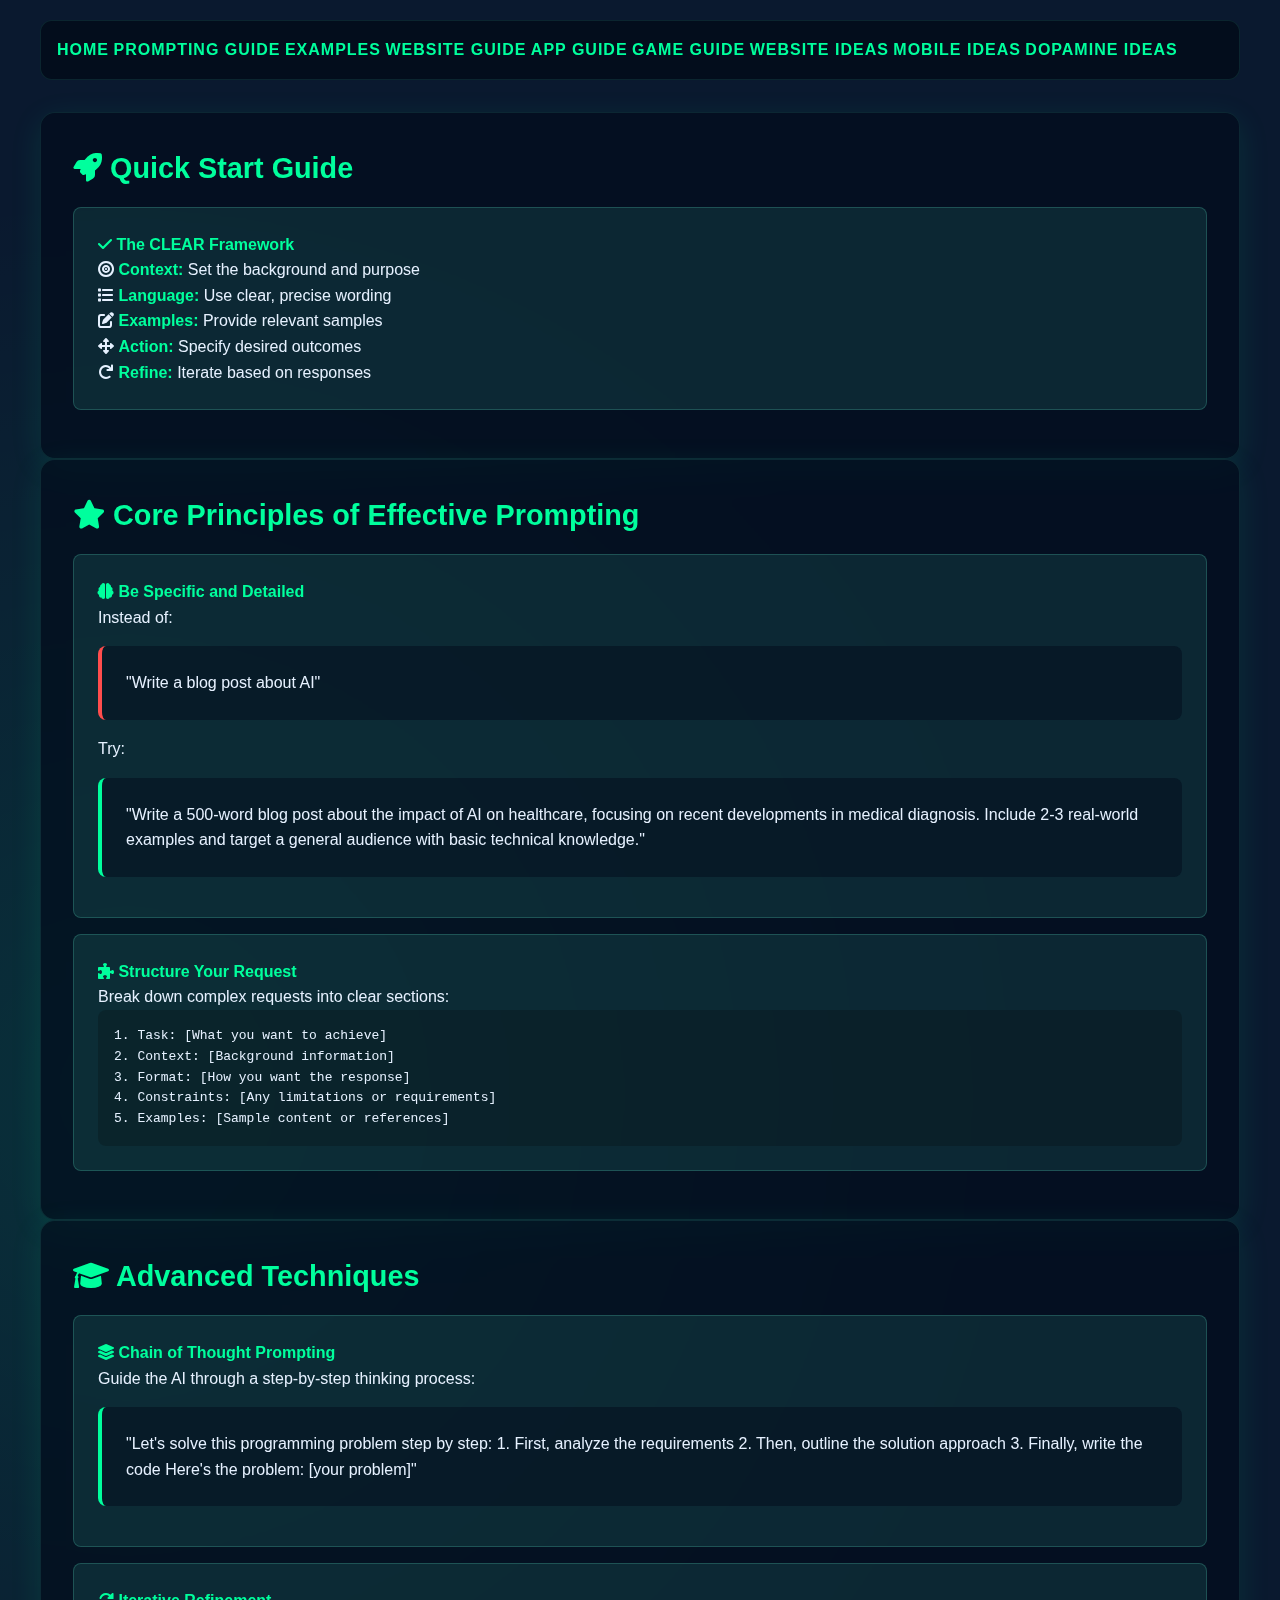
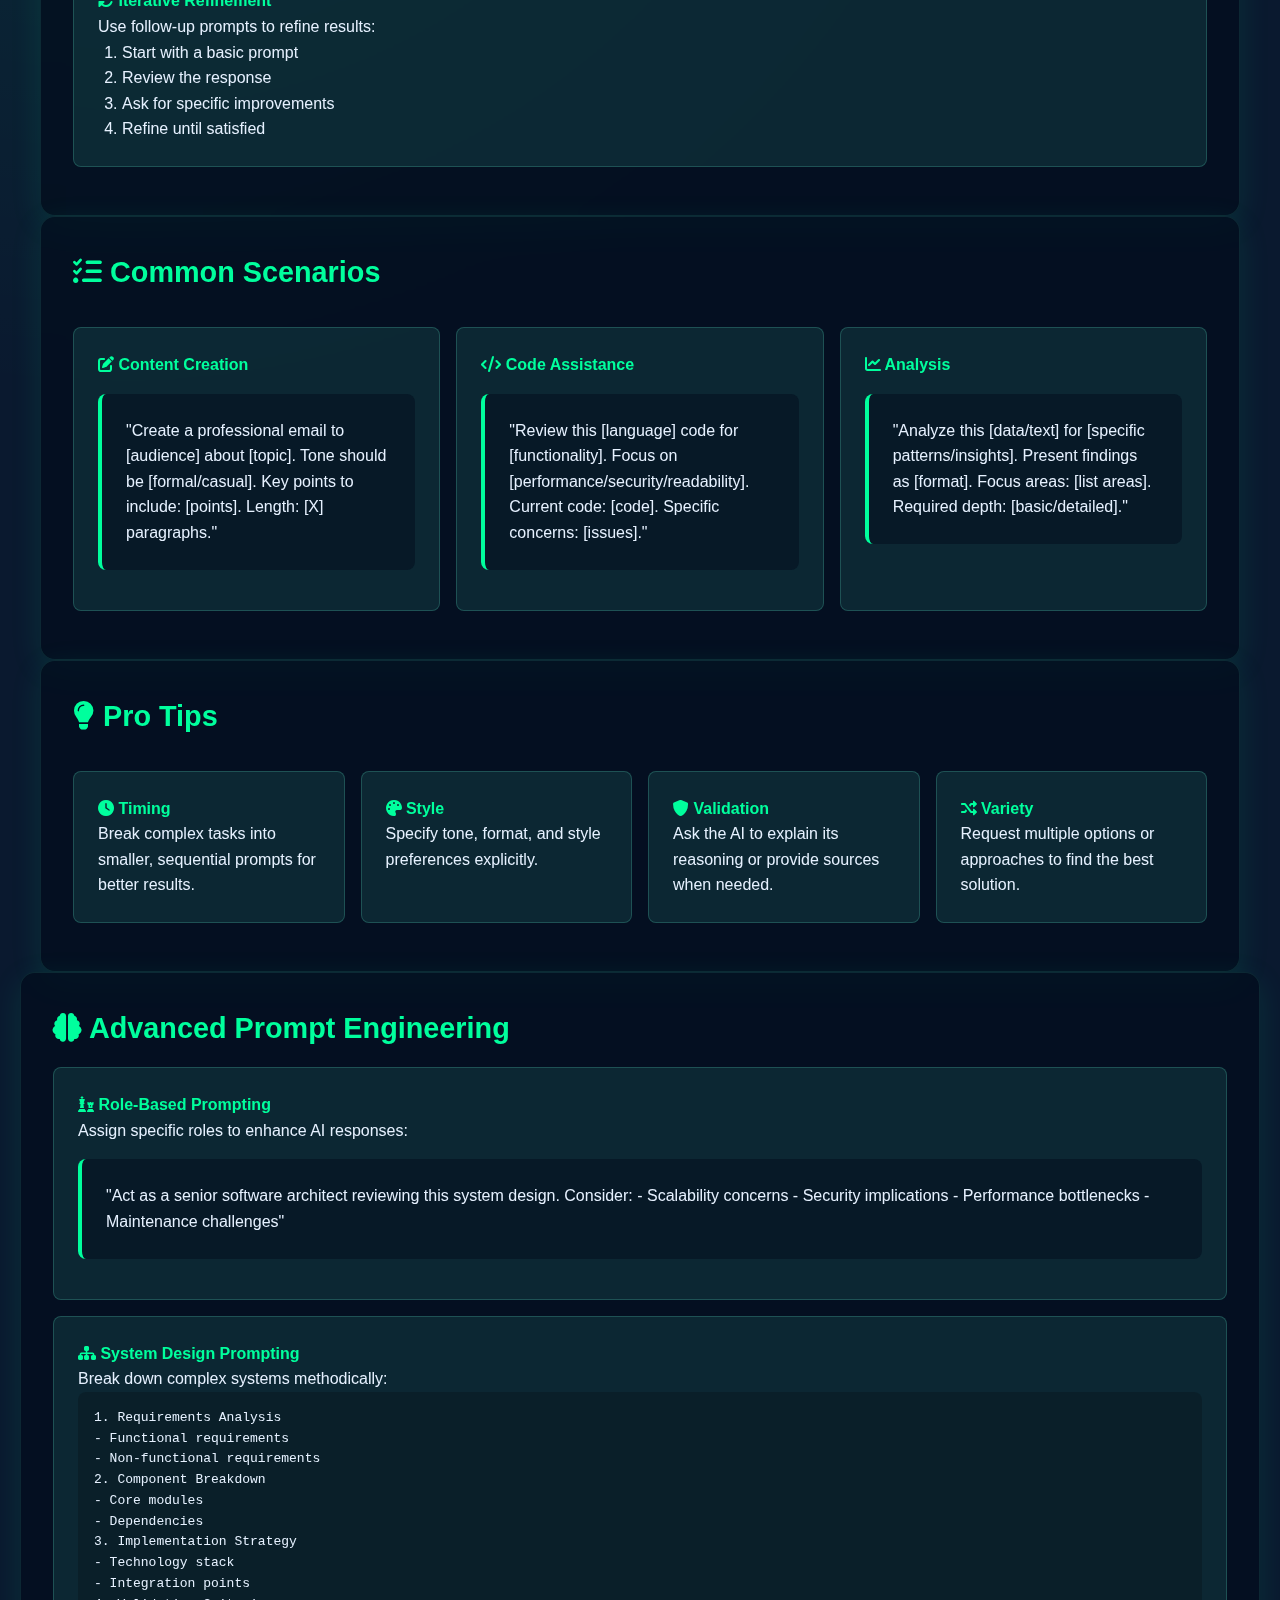
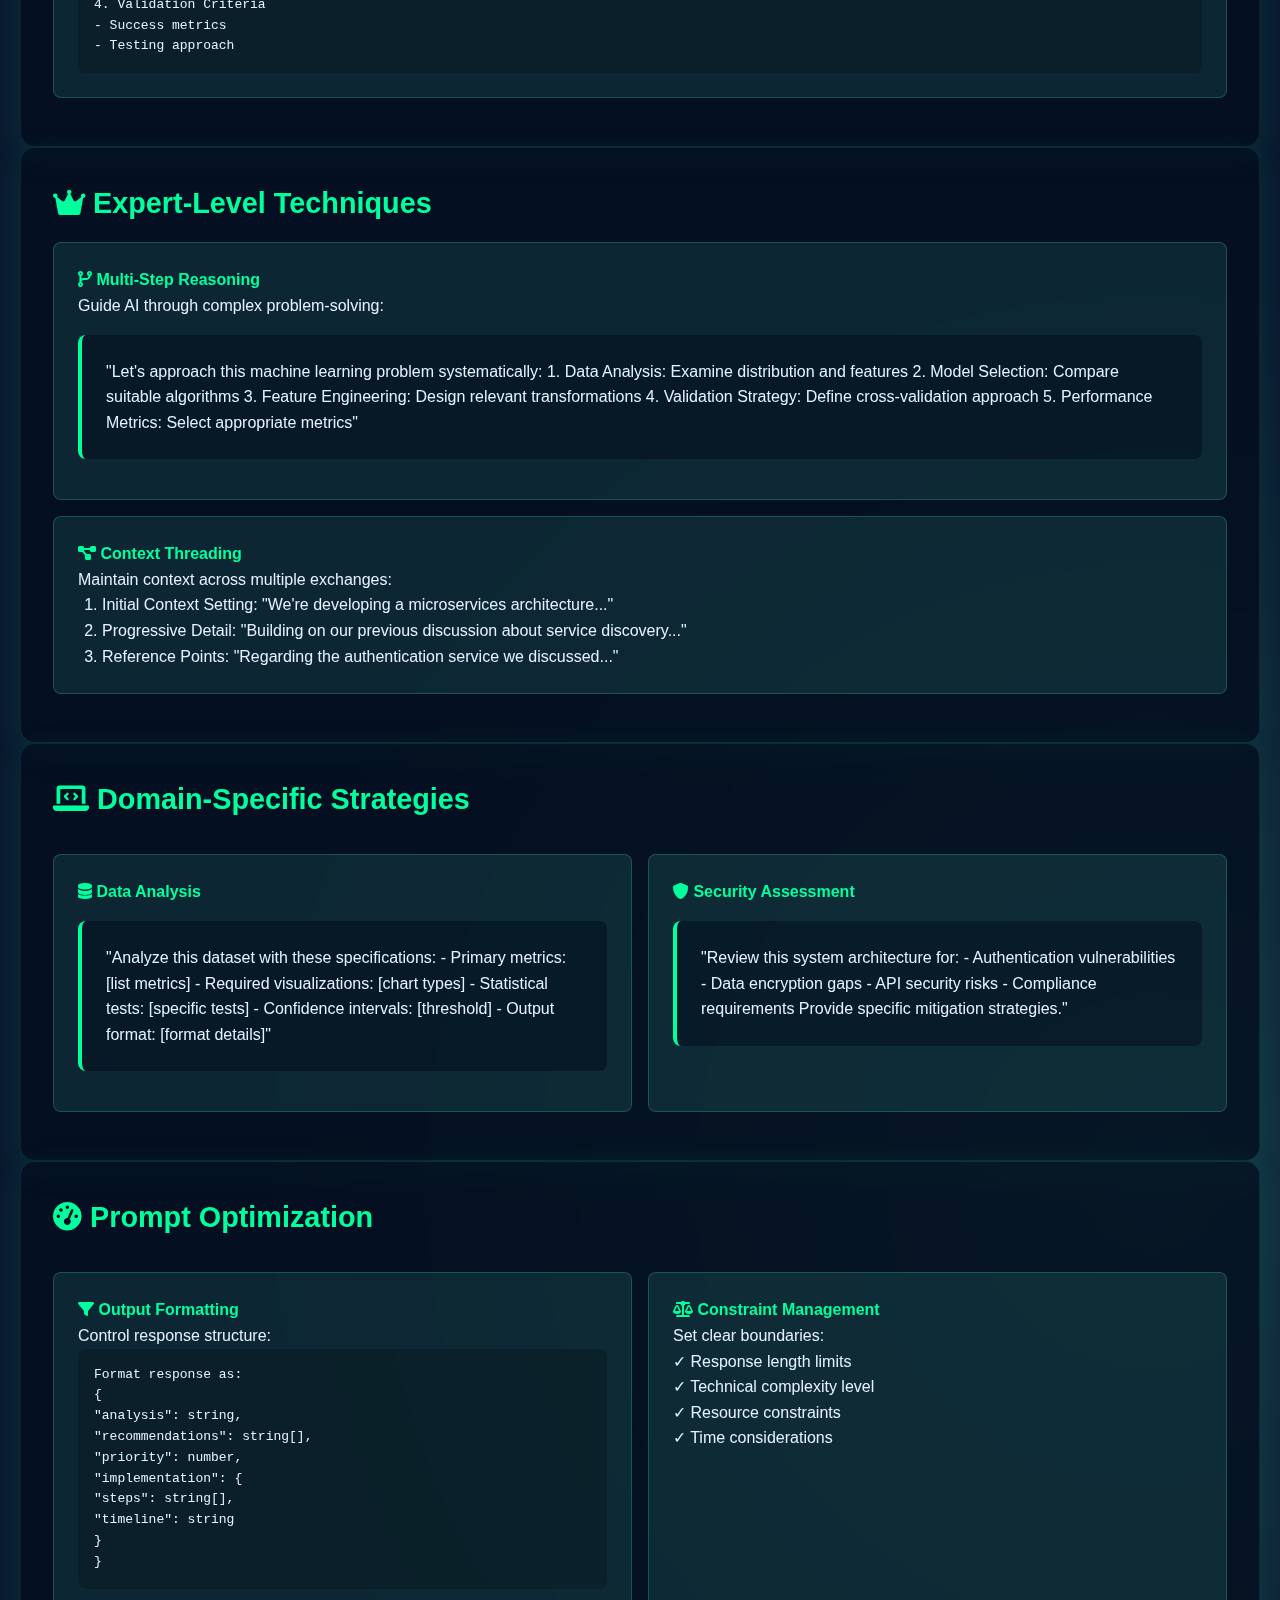
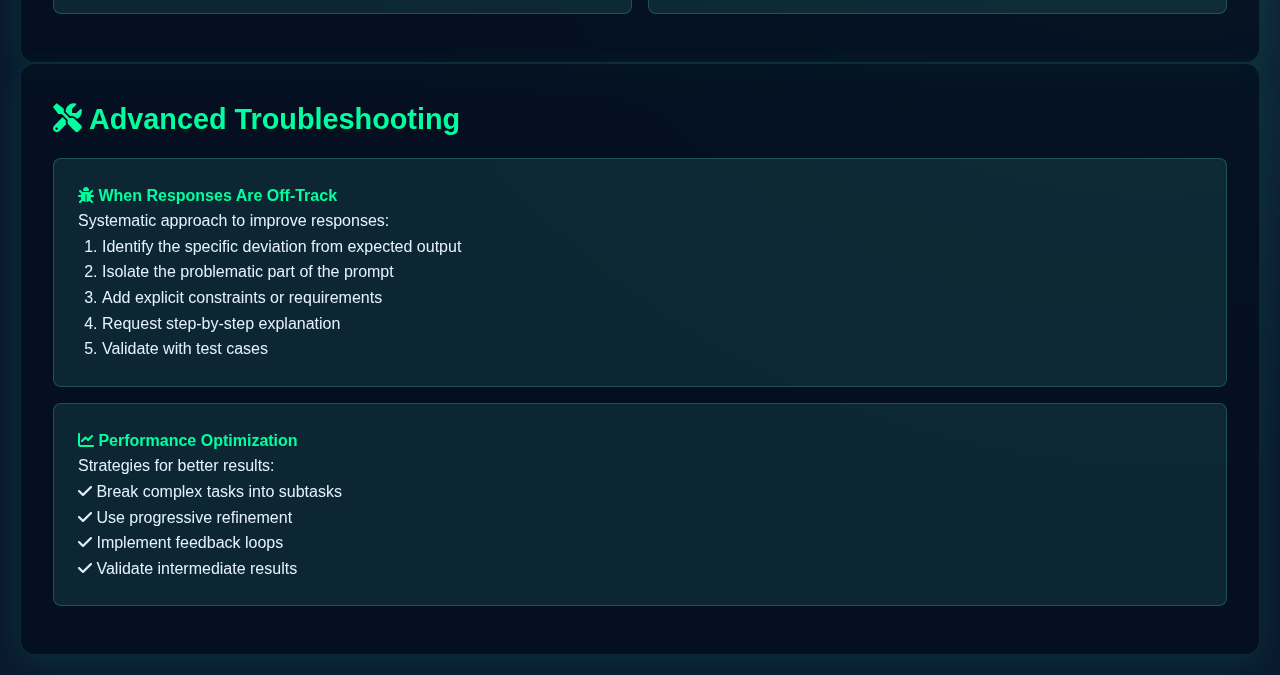
<file: prompting.html>
<!DOCTYPE html>
<html lang="en">
<head>
    <meta charset="UTF-8">
    <meta name="viewport" content="width=device-width, initial-scale=1.0">
    <title>Writing Effective Prompts - AI Communication Guide</title>
    <link rel="stylesheet" href="styles.css">
    <link rel="stylesheet" href="https://cdnjs.cloudflare.com/ajax/libs/font-awesome/6.0.0/css/all.min.css">
</head>
<body>
    <div class="container">
        <nav>
            <div class="nav-content">
                <a href="index.html">Home</a>
                <a href="prompting.html" class="active">Prompting Guide</a>
                <a href="examples.html">Examples</a>
                <a href="website-guide.html">Website Guide</a>
                <a href="app-guide.html">App Guide</a>
                <a href="game-guide.html">Game Guide</a>
                <a href="website-ideas.html">Website Ideas</a>
                <a href="mobile-ideas.html">Mobile Ideas</a>
                <a href="dopamine-ideas.html">Dopamine Ideas</a>
            </div>
        </nav>

        <!-- Quick Start Guide -->
        <div class="card slide-up">
            <h2><i class="fas fa-rocket"></i> Quick Start Guide</h2>
            <div class="tip">
                <strong><i class="fas fa-check"></i> The CLEAR Framework</strong>
                <ul style="list-style: none; padding: 0;">
                    <li><i class="fas fa-bullseye"></i> <strong>Context:</strong> Set the background and purpose</li>
                    <li><i class="fas fa-list"></i> <strong>Language:</strong> Use clear, precise wording</li>
                    <li><i class="fas fa-edit"></i> <strong>Examples:</strong> Provide relevant samples</li>
                    <li><i class="fas fa-arrows-alt"></i> <strong>Action:</strong> Specify desired outcomes</li>
                    <li><i class="fas fa-redo"></i> <strong>Refine:</strong> Iterate based on responses</li>
                </ul>
            </div>
        </div>

        <!-- Core Principles -->
        <div class="card slide-up">
            <h2><i class="fas fa-star"></i> Core Principles of Effective Prompting</h2>
            
            <div class="tip">
                <strong><i class="fas fa-brain"></i> Be Specific and Detailed</strong>
                <p>Instead of:</p>
                <p class="example bad-example">"Write a blog post about AI"</p>
                <p>Try:</p>
                <p class="example good-example">"Write a 500-word blog post about the impact of AI on healthcare, focusing on recent developments in medical diagnosis. Include 2-3 real-world examples and target a general audience with basic technical knowledge."</p>
            </div>

            <div class="tip">
                <strong><i class="fas fa-puzzle-piece"></i> Structure Your Request</strong>
                <p>Break down complex requests into clear sections:</p>
                <pre style="background: rgba(0,0,0,0.2); padding: 1rem; border-radius: 8px;">
1. Task: [What you want to achieve]
2. Context: [Background information]
3. Format: [How you want the response]
4. Constraints: [Any limitations or requirements]
5. Examples: [Sample content or references]</pre>
            </div>
        </div>

        <!-- Advanced Techniques -->
        <div class="card slide-up">
            <h2><i class="fas fa-graduation-cap"></i> Advanced Techniques</h2>
            
            <div class="tip">
                <strong><i class="fas fa-layer-group"></i> Chain of Thought Prompting</strong>
                <p>Guide the AI through a step-by-step thinking process:</p>
                <div class="example good-example">
                    "Let's solve this programming problem step by step:
                    1. First, analyze the requirements
                    2. Then, outline the solution approach
                    3. Finally, write the code
                    Here's the problem: [your problem]"
                </div>
            </div>

            <div class="tip">
                <strong><i class="fas fa-sync-alt"></i> Iterative Refinement</strong>
                <p>Use follow-up prompts to refine results:</p>
                <ol style="padding-left: 1.5rem;">
                    <li>Start with a basic prompt</li>
                    <li>Review the response</li>
                    <li>Ask for specific improvements</li>
                    <li>Refine until satisfied</li>
                </ol>
            </div>
        </div>

        <!-- Common Scenarios -->
        <div class="card slide-up">
            <h2><i class="fas fa-tasks"></i> Common Scenarios</h2>
            
            <div class="scenario-grid" style="display: grid; grid-template-columns: repeat(auto-fit, minmax(250px, 1fr)); gap: 1rem;">
                <div class="tip">
                    <strong><i class="fas fa-edit"></i> Content Creation</strong>
                    <div class="example good-example">
                        "Create a professional email to [audience] about [topic]. Tone should be [formal/casual]. Key points to include: [points]. Length: [X] paragraphs."
                    </div>
                </div>

                <div class="tip">
                    <strong><i class="fas fa-code"></i> Code Assistance</strong>
                    <div class="example good-example">
                        "Review this [language] code for [functionality]. Focus on [performance/security/readability]. Current code: [code]. Specific concerns: [issues]."
                    </div>
                </div>

                <div class="tip">
                    <strong><i class="fas fa-chart-line"></i> Analysis</strong>
                    <div class="example good-example">
                        "Analyze this [data/text] for [specific patterns/insights]. Present findings as [format]. Focus areas: [list areas]. Required depth: [basic/detailed]."
                    </div>
                </div>
            </div>
        </div>

        <!-- Pro Tips -->
        <div class="card slide-up">
            <h2><i class="fas fa-lightbulb"></i> Pro Tips</h2>
            
            <div class="tip-grid" style="display: grid; grid-template-columns: repeat(auto-fit, minmax(200px, 1fr)); gap: 1rem;">
                <div class="tip">
                    <strong><i class="fas fa-clock"></i> Timing</strong>
                    <p>Break complex tasks into smaller, sequential prompts for better results.</p>
                </div>

                <div class="tip">
                    <strong><i class="fas fa-palette"></i> Style</strong>
                    <p>Specify tone, format, and style preferences explicitly.</p>
                </div>

                <div class="tip">
                    <strong><i class="fas fa-shield-alt"></i> Validation</strong>
                    <p>Ask the AI to explain its reasoning or provide sources when needed.</p>
                </div>

                <div class="tip">
                    <strong><i class="fas fa-random"></i> Variety</strong>
                    <p>Request multiple options or approaches to find the best solution.</p>
                </div>
            </div>
        </div>
    </div>
<!-- Advanced Prompt Engineering -->
<div class="card slide-up">
    <h2><i class="fas fa-brain"></i> Advanced Prompt Engineering</h2>
    
    <div class="tip">
        <strong><i class="fas fa-chess"></i> Role-Based Prompting</strong>
        <p>Assign specific roles to enhance AI responses:</p>
        <div class="example good-example">
            "Act as a senior software architect reviewing this system design. Consider:
            - Scalability concerns
            - Security implications
            - Performance bottlenecks
            - Maintenance challenges"
        </div>
    </div>

    <div class="tip">
        <strong><i class="fas fa-sitemap"></i> System Design Prompting</strong>
        <p>Break down complex systems methodically:</p>
        <pre style="background: rgba(0,0,0,0.2); padding: 1rem; border-radius: 8px;">
1. Requirements Analysis
- Functional requirements
- Non-functional requirements
2. Component Breakdown
- Core modules
- Dependencies
3. Implementation Strategy
- Technology stack
- Integration points
4. Validation Criteria
- Success metrics
- Testing approach</pre>
    </div>
</div>

<!-- Expert Techniques -->
<div class="card slide-up">
    <h2><i class="fas fa-crown"></i> Expert-Level Techniques</h2>
    
    <div class="tip">
        <strong><i class="fas fa-code-branch"></i> Multi-Step Reasoning</strong>
        <p>Guide AI through complex problem-solving:</p>
        <div class="example good-example">
            "Let's approach this machine learning problem systematically:
            1. Data Analysis: Examine distribution and features
            2. Model Selection: Compare suitable algorithms
            3. Feature Engineering: Design relevant transformations
            4. Validation Strategy: Define cross-validation approach
            5. Performance Metrics: Select appropriate metrics"
        </div>
    </div>

    <div class="tip">
        <strong><i class="fas fa-project-diagram"></i> Context Threading</strong>
        <p>Maintain context across multiple exchanges:</p>
        <ol style="padding-left: 1.5rem;">
            <li>Initial Context Setting: "We're developing a microservices architecture..."</li>
            <li>Progressive Detail: "Building on our previous discussion about service discovery..."</li>
            <li>Reference Points: "Regarding the authentication service we discussed..."</li>
        </ol>
    </div>
</div>

<!-- Domain-Specific Strategies -->
<div class="card slide-up">
    <h2><i class="fas fa-laptop-code"></i> Domain-Specific Strategies</h2>
    
    <div class="scenario-grid" style="display: grid; grid-template-columns: repeat(auto-fit, minmax(300px, 1fr)); gap: 1rem;">
        <div class="tip">
            <strong><i class="fas fa-database"></i> Data Analysis</strong>
            <div class="example good-example">
                "Analyze this dataset with these specifications:
                - Primary metrics: [list metrics]
                - Required visualizations: [chart types]
                - Statistical tests: [specific tests]
                - Confidence intervals: [threshold]
                - Output format: [format details]"
            </div>
        </div>

        <div class="tip">
            <strong><i class="fas fa-shield-alt"></i> Security Assessment</strong>
            <div class="example good-example">
                "Review this system architecture for:
                - Authentication vulnerabilities
                - Data encryption gaps
                - API security risks
                - Compliance requirements
                Provide specific mitigation strategies."
            </div>
        </div>
    </div>
</div>

<!-- Optimization Techniques -->
<div class="card slide-up">
    <h2><i class="fas fa-tachometer-alt"></i> Prompt Optimization</h2>
    
    <div class="tip-grid" style="display: grid; grid-template-columns: repeat(auto-fit, minmax(250px, 1fr)); gap: 1rem;">
        <div class="tip">
            <strong><i class="fas fa-filter"></i> Output Formatting</strong>
            <p>Control response structure:</p>
            <pre style="background: rgba(0,0,0,0.2); padding: 1rem; border-radius: 8px;">
Format response as:
{
"analysis": string,
"recommendations": string[],
"priority": number,
"implementation": {
"steps": string[],
"timeline": string
}
}</pre>
        </div>

        <div class="tip">
            <strong><i class="fas fa-balance-scale"></i> Constraint Management</strong>
            <p>Set clear boundaries:</p>
            <ul style="list-style: none; padding: 0;">
                <li>✓ Response length limits</li>
                <li>✓ Technical complexity level</li>
                <li>✓ Resource constraints</li>
                <li>✓ Time considerations</li>
            </ul>
        </div>
    </div>
</div>

<!-- Troubleshooting Guide -->
<div class="card slide-up">
    <h2><i class="fas fa-tools"></i> Advanced Troubleshooting</h2>
    
    <div class="tip">
        <strong><i class="fas fa-bug"></i> When Responses Are Off-Track</strong>
        <p>Systematic approach to improve responses:</p>
        <ol style="padding-left: 1.5rem;">
            <li>Identify the specific deviation from expected output</li>
            <li>Isolate the problematic part of the prompt</li>
            <li>Add explicit constraints or requirements</li>
            <li>Request step-by-step explanation</li>
            <li>Validate with test cases</li>
        </ol>
    </div>

    <div class="tip">
        <strong><i class="fas fa-chart-line"></i> Performance Optimization</strong>
        <p>Strategies for better results:</p>
        <ul style="list-style: none; padding: 0;">
            <li><i class="fas fa-check"></i> Break complex tasks into subtasks</li>
            <li><i class="fas fa-check"></i> Use progressive refinement</li>
            <li><i class="fas fa-check"></i> Implement feedback loops</li>
            <li><i class="fas fa-check"></i> Validate intermediate results</li>
        </ul>
    </div>
</div>
</div>
    <script>
        // Add fade-in effect to elements as they scroll into view
        const observer = new IntersectionObserver((entries) => {
            entries.forEach(entry => {
                if (entry.isIntersecting) {
                    entry.target.style.opacity = 1;
                    entry.target.style.transform = 'translateY(0)';
                }
            });
        });

        document.querySelectorAll('.card').forEach((el) => observer.observe(el));
    </script>
</body>
</html>
</file>
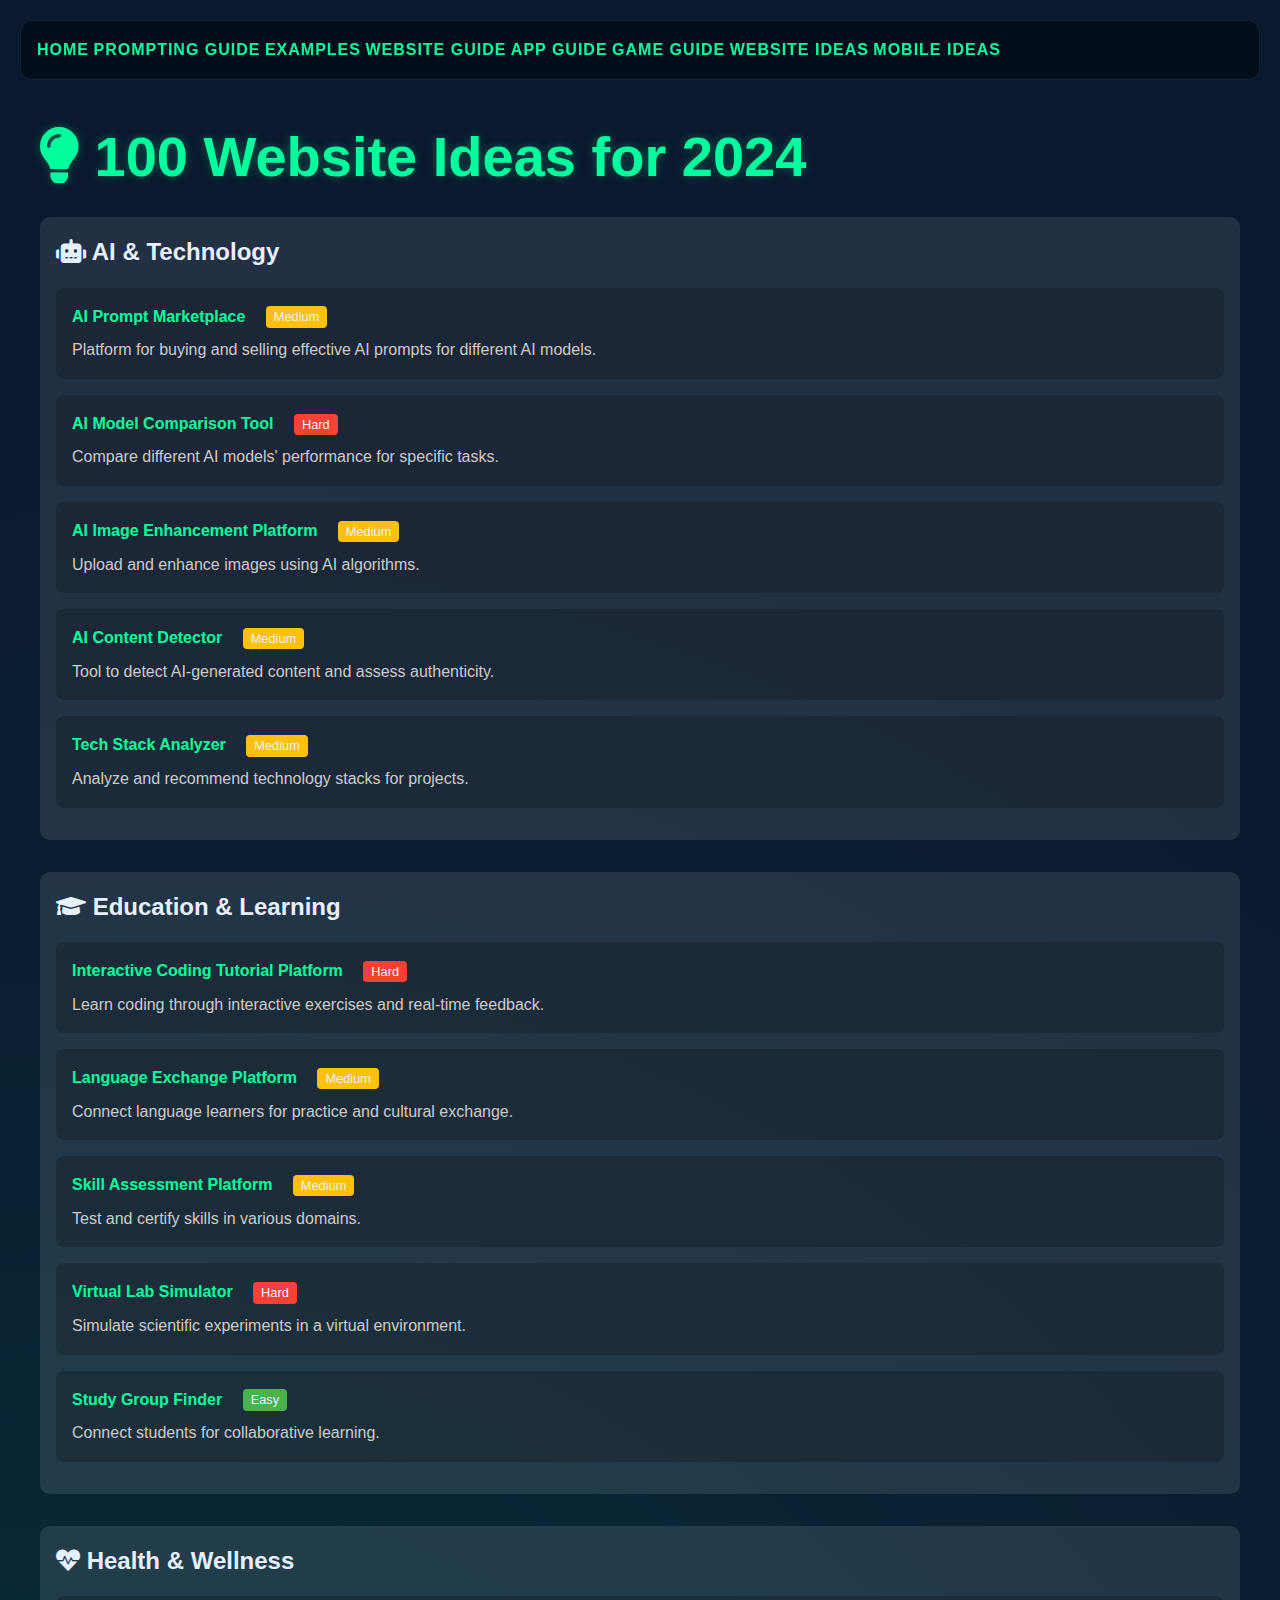
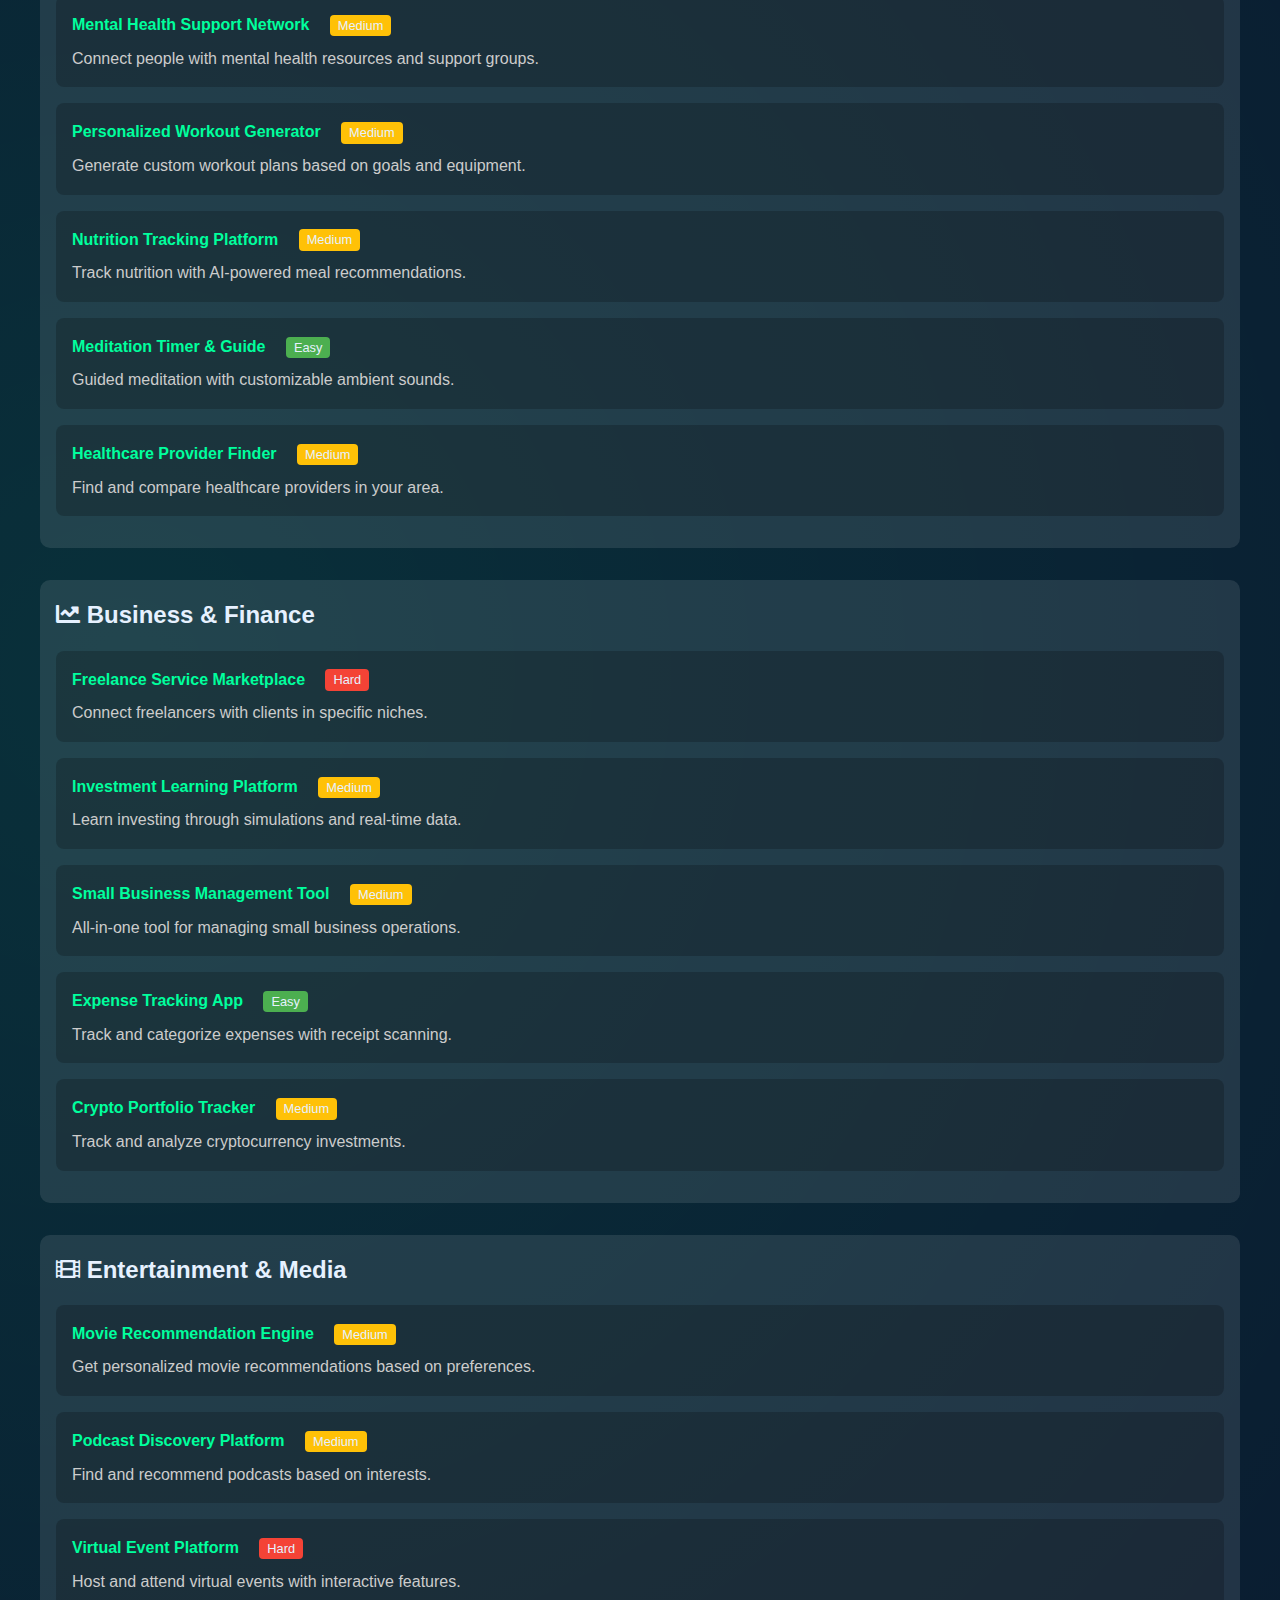
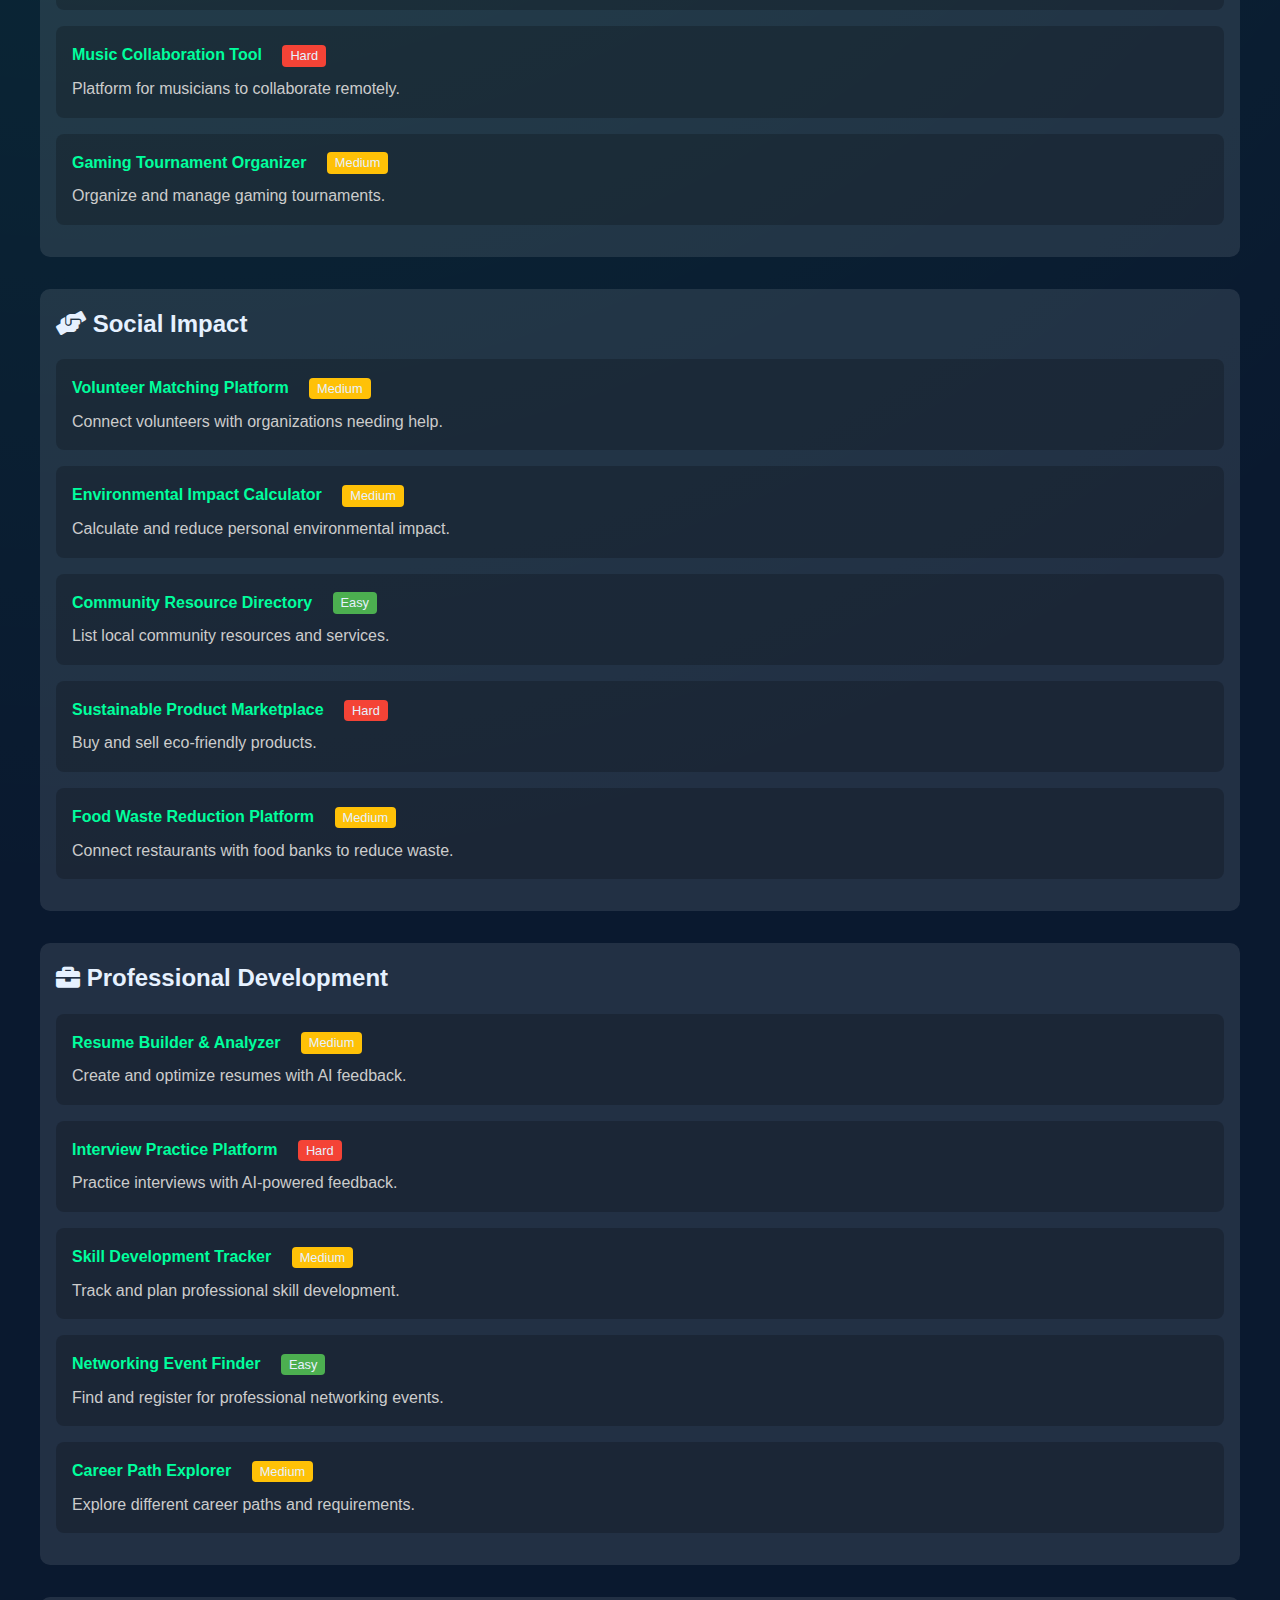
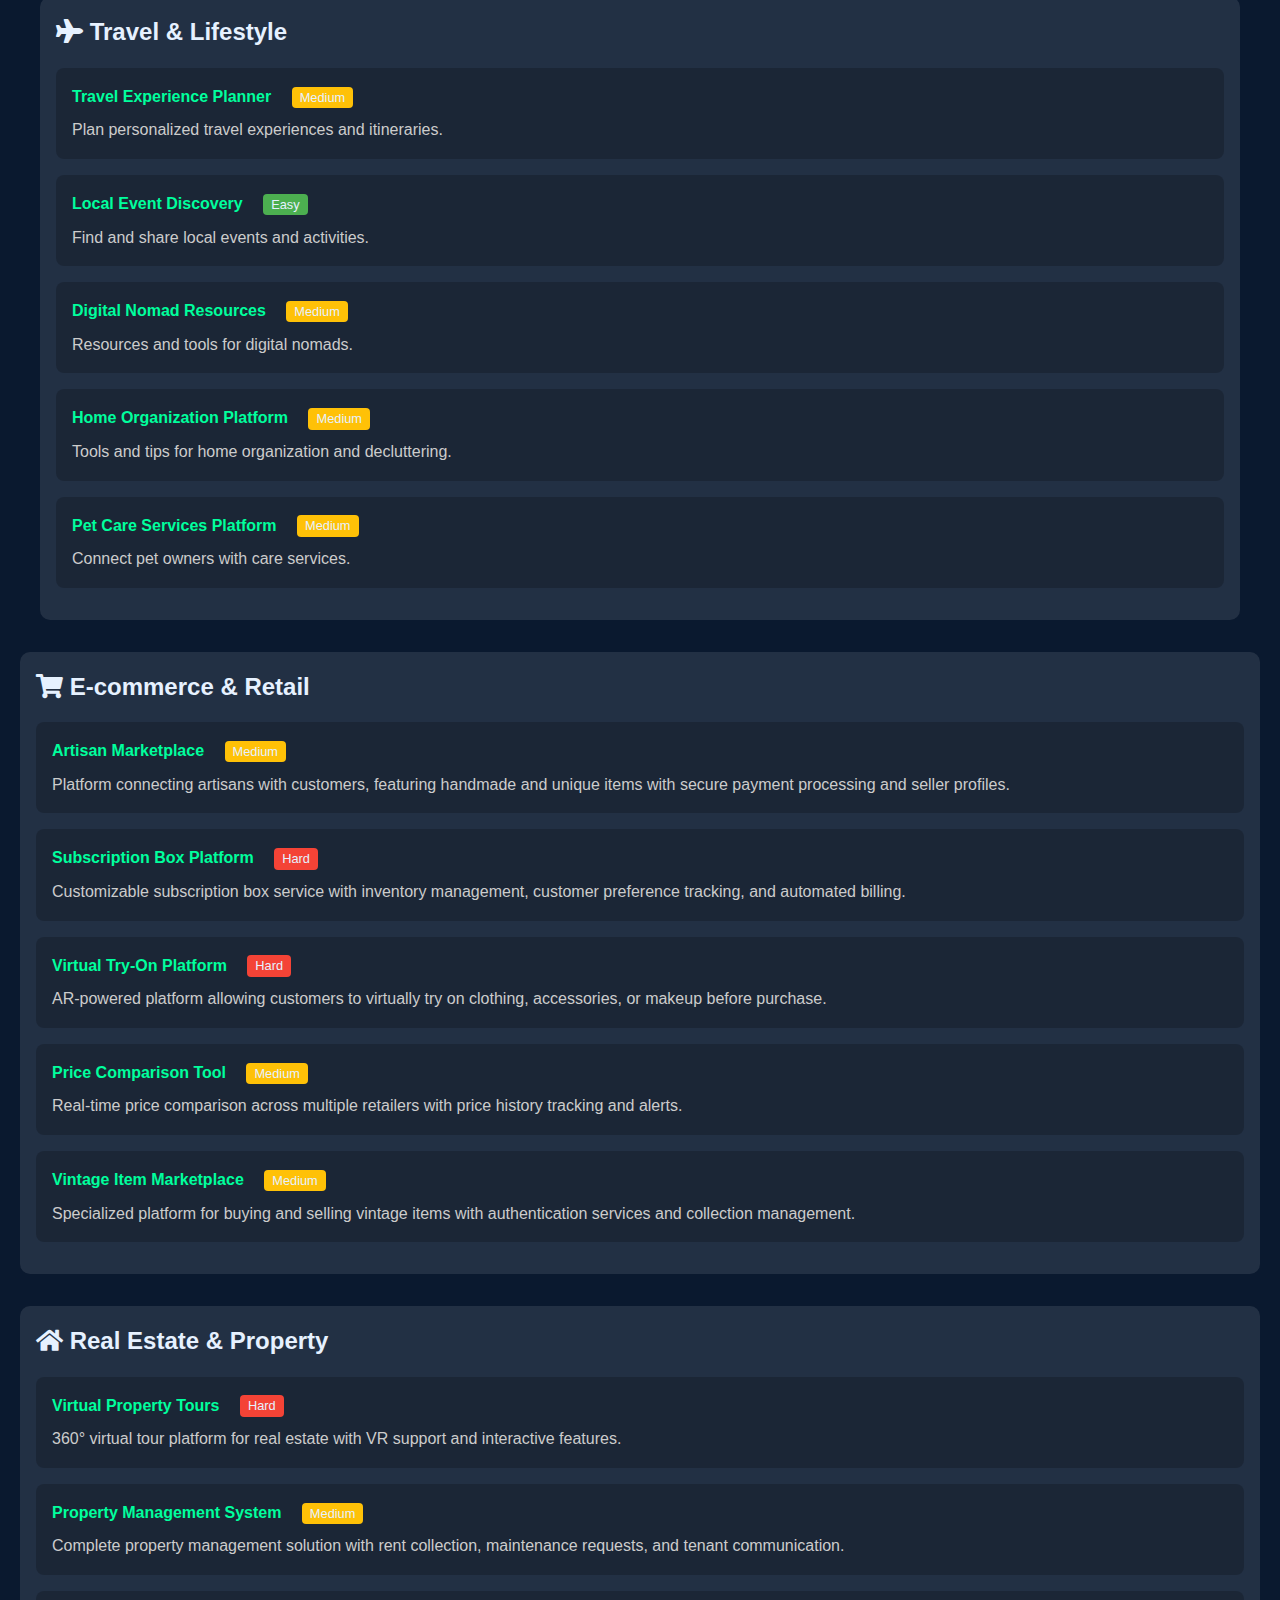
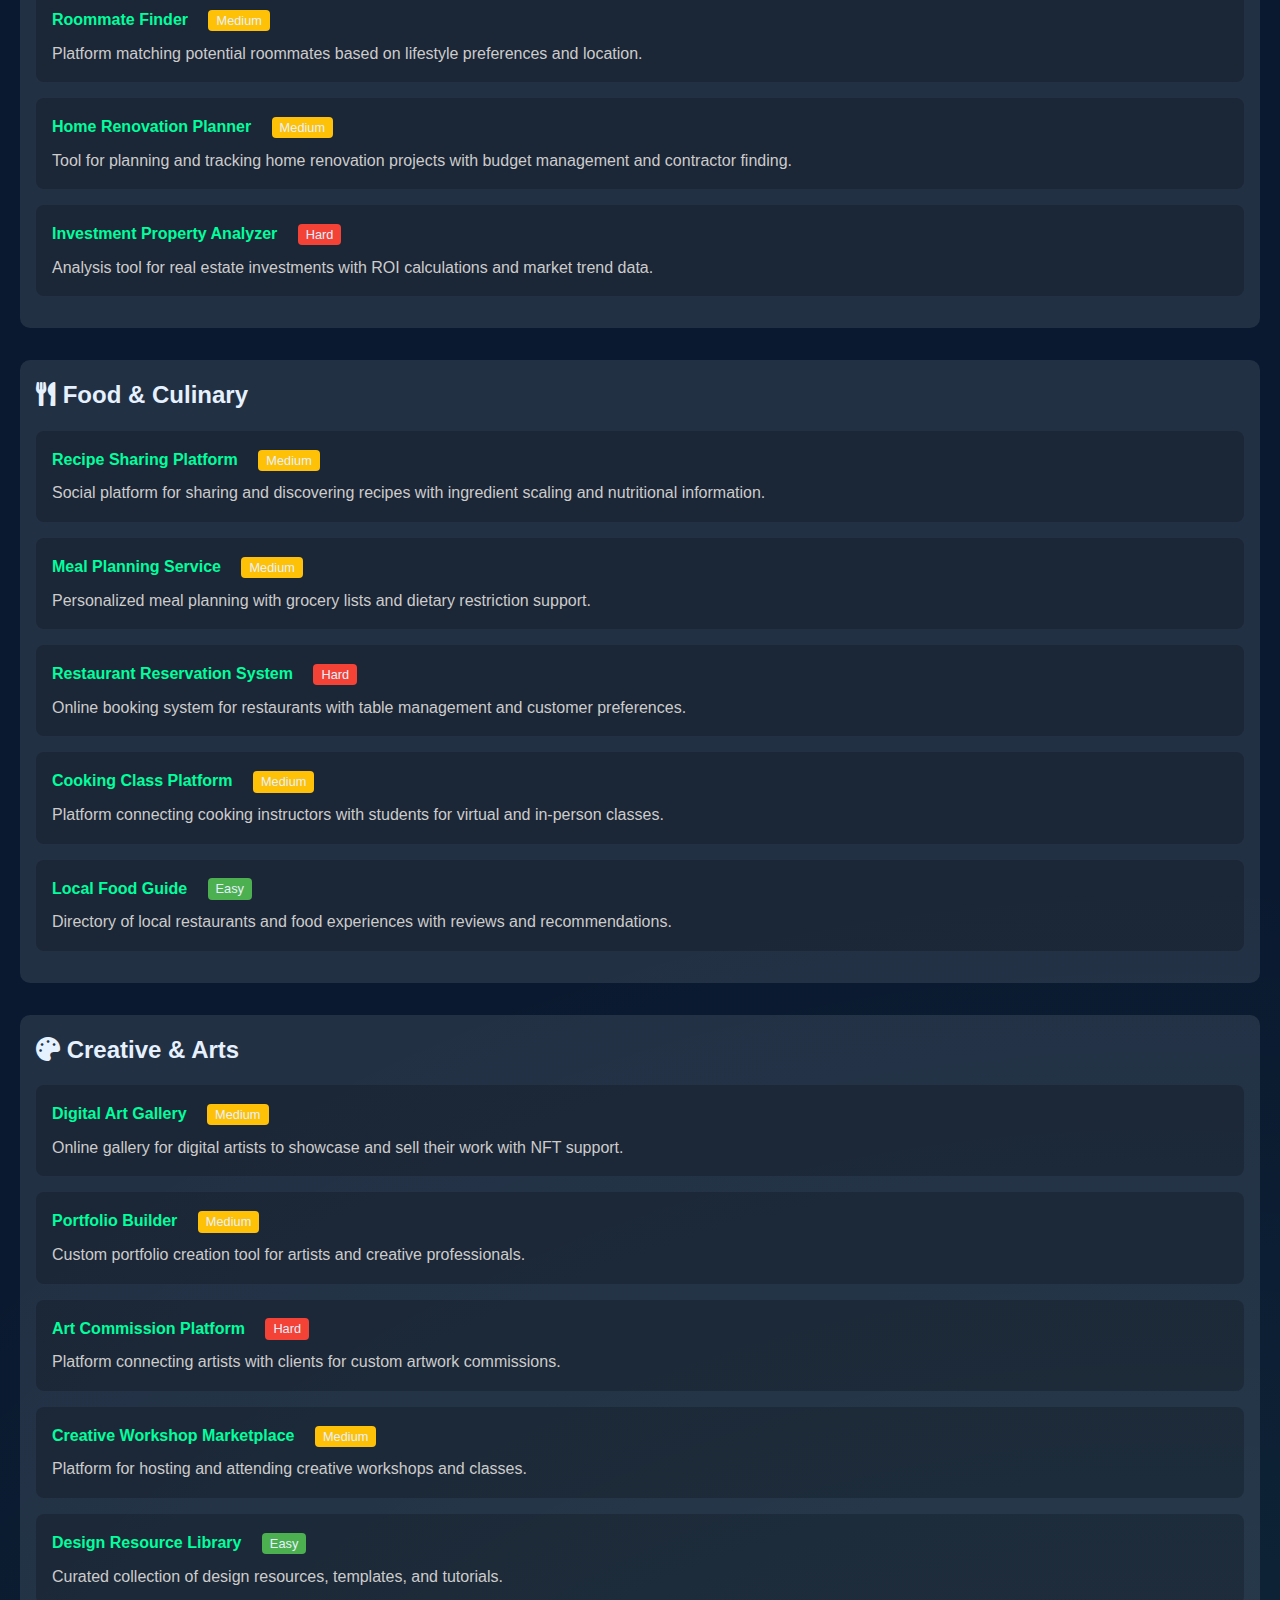
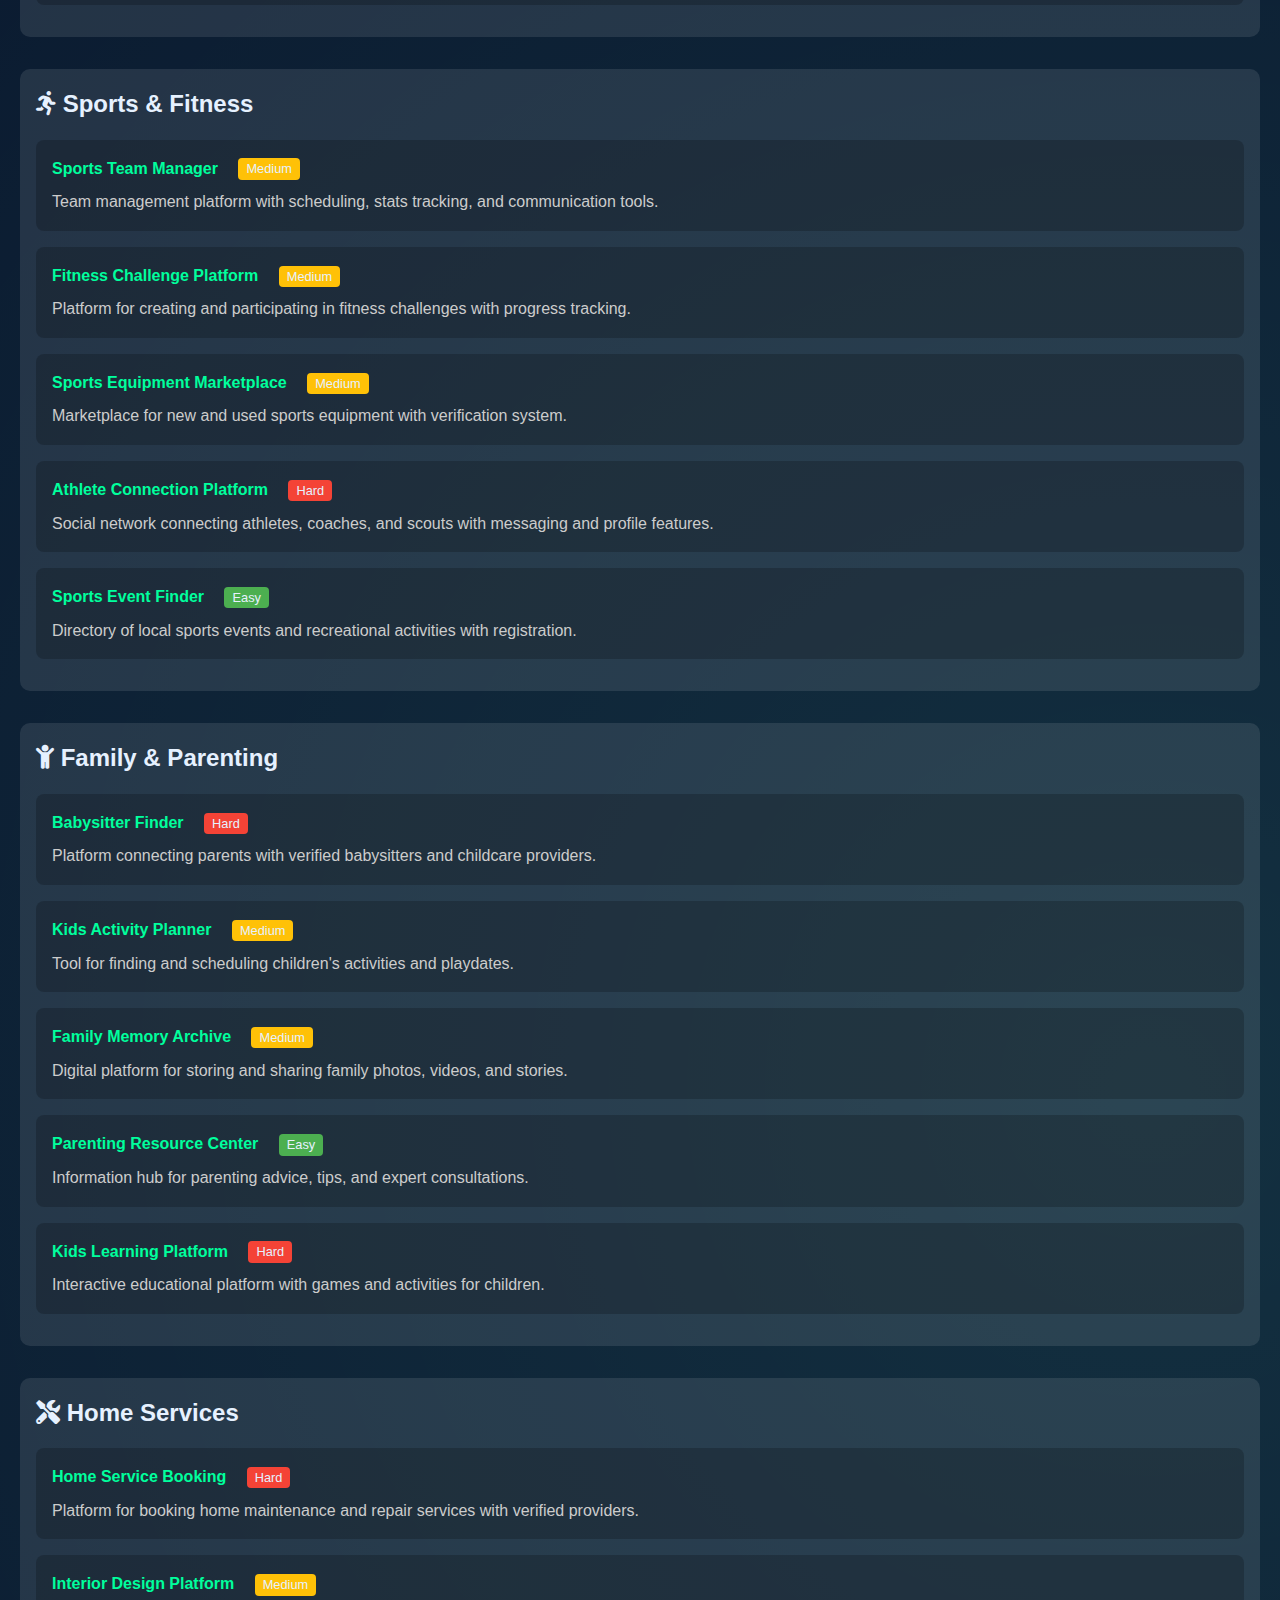
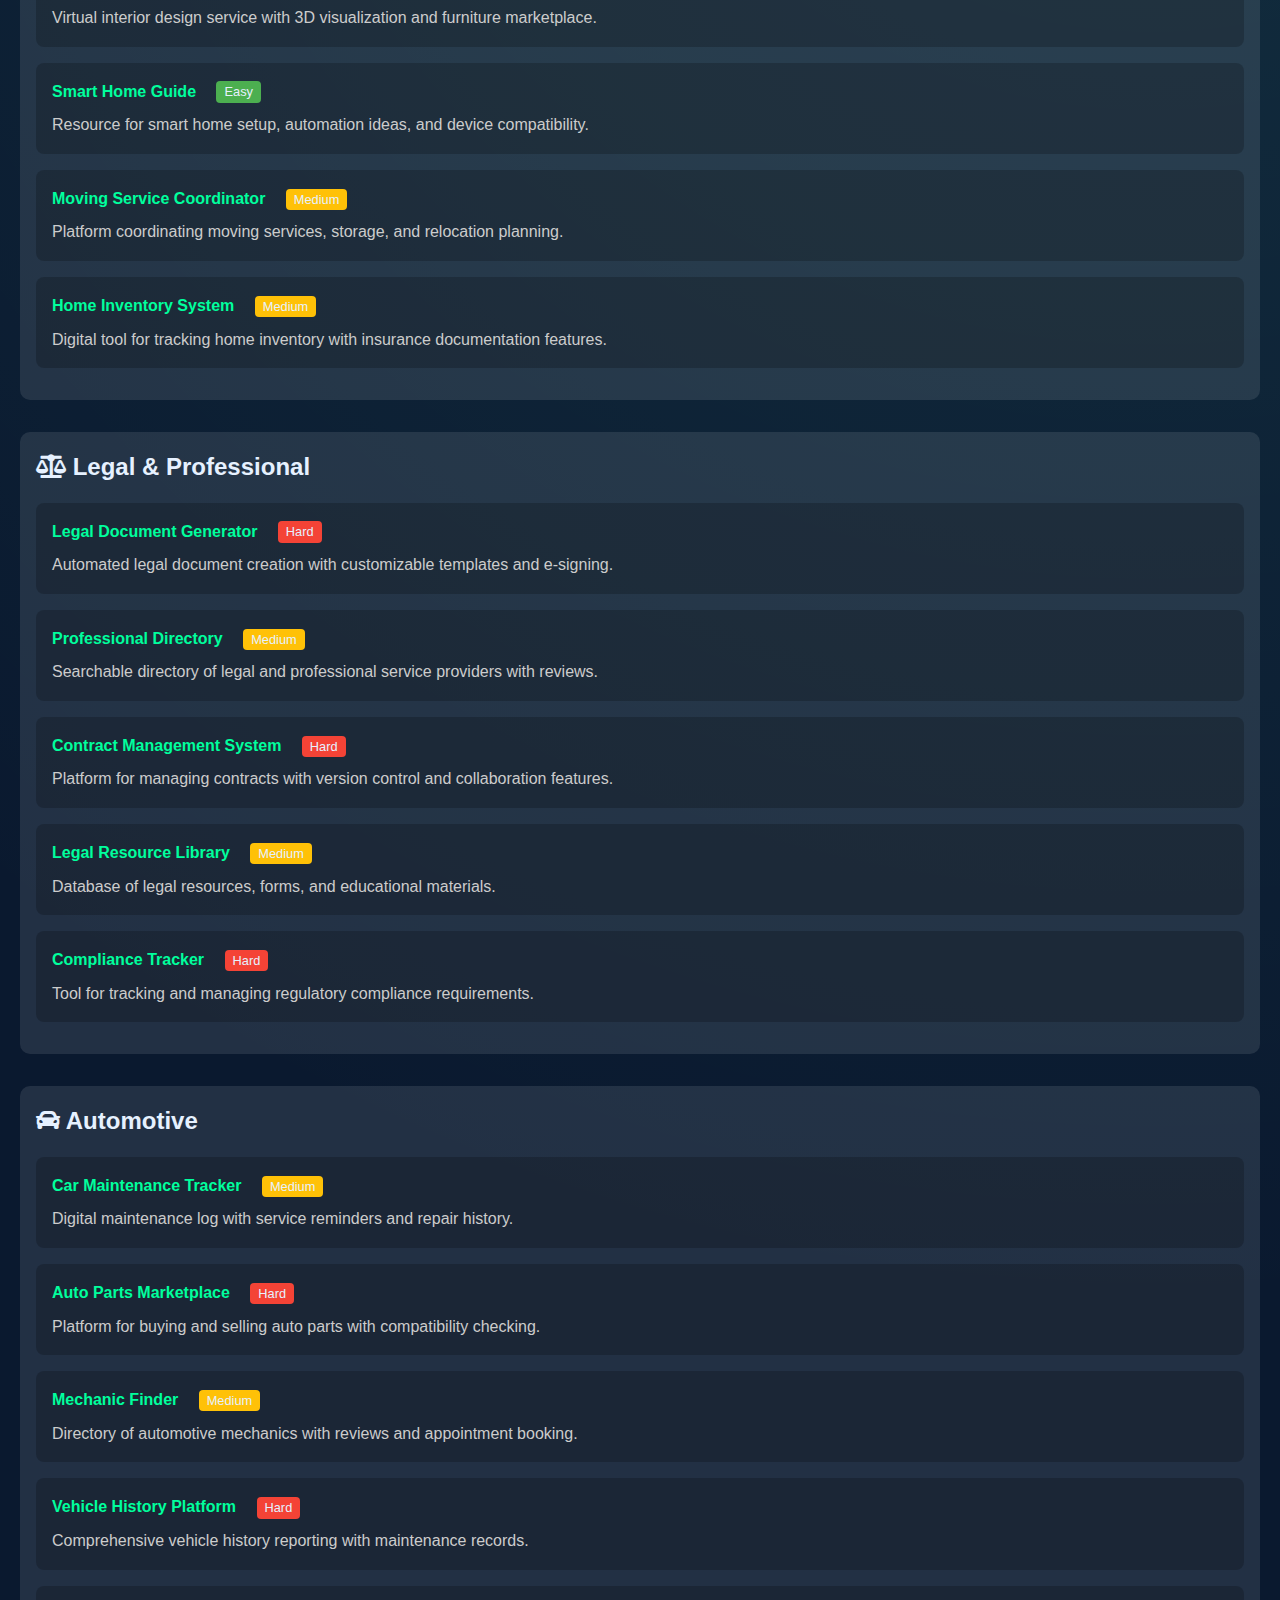
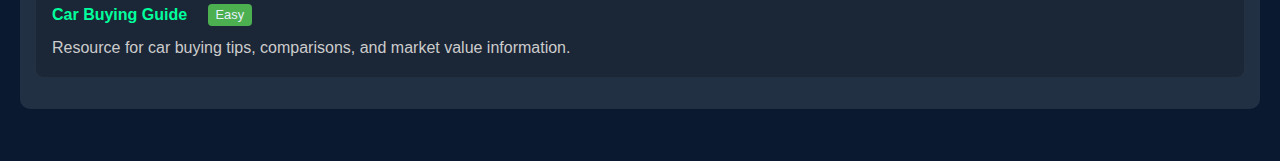
<file: website-ideas.html>
<!DOCTYPE html>
<html lang="en">
<head>
    <meta charset="UTF-8">
    <meta name="viewport" content="width=device-width, initial-scale=1.0">
    <title>100 Website Ideas - AI Development Guide</title>
    <link rel="stylesheet" href="styles.css">
    <link rel="stylesheet" href="https://cdnjs.cloudflare.com/ajax/libs/font-awesome/5.15.4/css/all.min.css">
    <style>
        .idea-category {
            margin-bottom: 2rem;
            padding: 1rem;
            border-radius: 10px;
            background: rgba(255, 255, 255, 0.1);
        }
        .idea-list {
            list-style-type: none;
            padding: 0;
        }
        .idea-item {
            margin: 1rem 0;
            padding: 1rem;
            border-radius: 8px;
            background: rgba(0, 0, 0, 0.2);
            transition: transform 0.3s ease;
        }
        .idea-item:hover {
            transform: translateX(10px);
            background: rgba(0, 0, 0, 0.3);
        }
        .idea-title {
            color: #00ff9d;
            font-weight: bold;
        }
        .idea-description {
            margin-top: 0.5rem;
            color: #ccc;
        }
        .difficulty {
            font-size: 0.8em;
            padding: 0.2rem 0.5rem;
            border-radius: 4px;
            margin-left: 1rem;
        }
        .easy { background: #4CAF50; }
        .medium { background: #FFC107; }
        .hard { background: #F44336; }
    </style>
</head>
<body>
    <nav>
        <div class="nav-content">
            <a href="index.html">Home</a>
            <a href="prompting.html">Prompting Guide</a>
            <a href="examples.html">Examples</a>
            <a href="website-guide.html">Website Guide</a>
            <a href="app-guide.html">App Guide</a>
            <a href="game-guide.html">Game Guide</a>
            <a href="website-ideas.html" class="active">Website Ideas</a>
            <a href="mobile-ideas.html">Mobile Ideas</a>
        </div>
    </nav>

    <div class="container">
        <h1><i class="fas fa-lightbulb"></i> 100 Website Ideas for 2024</h1>
        
        <!-- AI & Technology -->
        <div class="idea-category">
            <h2><i class="fas fa-robot"></i> AI & Technology</h2>
            <ul class="idea-list">
                <li class="idea-item">
                    <span class="idea-title">AI Prompt Marketplace</span>
                    <span class="difficulty medium">Medium</span>
                    <p class="idea-description">Platform for buying and selling effective AI prompts for different AI models.</p>
                </li>
                <li class="idea-item">
                    <span class="idea-title">AI Model Comparison Tool</span>
                    <span class="difficulty hard">Hard</span>
                    <p class="idea-description">Compare different AI models' performance for specific tasks.</p>
                </li>
                <li class="idea-item">
                    <span class="idea-title">AI Image Enhancement Platform</span>
                    <span class="difficulty medium">Medium</span>
                    <p class="idea-description">Upload and enhance images using AI algorithms.</p>
                </li>
                <li class="idea-item">
                    <span class="idea-title">AI Content Detector</span>
                    <span class="difficulty medium">Medium</span>
                    <p class="idea-description">Tool to detect AI-generated content and assess authenticity.</p>
                </li>
                <li class="idea-item">
                    <span class="idea-title">Tech Stack Analyzer</span>
                    <span class="difficulty medium">Medium</span>
                    <p class="idea-description">Analyze and recommend technology stacks for projects.</p>
                </li>
            </ul>
        </div>

        <!-- Education & Learning -->
        <div class="idea-category">
            <h2><i class="fas fa-graduation-cap"></i> Education & Learning</h2>
            <ul class="idea-list">
                <li class="idea-item">
                    <span class="idea-title">Interactive Coding Tutorial Platform</span>
                    <span class="difficulty hard">Hard</span>
                    <p class="idea-description">Learn coding through interactive exercises and real-time feedback.</p>
                </li>
                <li class="idea-item">
                    <span class="idea-title">Language Exchange Platform</span>
                    <span class="difficulty medium">Medium</span>
                    <p class="idea-description">Connect language learners for practice and cultural exchange.</p>
                </li>
                <li class="idea-item">
                    <span class="idea-title">Skill Assessment Platform</span>
                    <span class="difficulty medium">Medium</span>
                    <p class="idea-description">Test and certify skills in various domains.</p>
                </li>
                <li class="idea-item">
                    <span class="idea-title">Virtual Lab Simulator</span>
                    <span class="difficulty hard">Hard</span>
                    <p class="idea-description">Simulate scientific experiments in a virtual environment.</p>
                </li>
                <li class="idea-item">
                    <span class="idea-title">Study Group Finder</span>
                    <span class="difficulty easy">Easy</span>
                    <p class="idea-description">Connect students for collaborative learning.</p>
                </li>
            </ul>
        </div>

        <!-- Health & Wellness -->
        <div class="idea-category">
            <h2><i class="fas fa-heartbeat"></i> Health & Wellness</h2>
            <ul class="idea-list">
                <li class="idea-item">
                    <span class="idea-title">Mental Health Support Network</span>
                    <span class="difficulty medium">Medium</span>
                    <p class="idea-description">Connect people with mental health resources and support groups.</p>
                </li>
                <li class="idea-item">
                    <span class="idea-title">Personalized Workout Generator</span>
                    <span class="difficulty medium">Medium</span>
                    <p class="idea-description">Generate custom workout plans based on goals and equipment.</p>
                </li>
                <li class="idea-item">
                    <span class="idea-title">Nutrition Tracking Platform</span>
                    <span class="difficulty medium">Medium</span>
                    <p class="idea-description">Track nutrition with AI-powered meal recommendations.</p>
                </li>
                <li class="idea-item">
                    <span class="idea-title">Meditation Timer & Guide</span>
                    <span class="difficulty easy">Easy</span>
                    <p class="idea-description">Guided meditation with customizable ambient sounds.</p>
                </li>
                <li class="idea-item">
                    <span class="idea-title">Healthcare Provider Finder</span>
                    <span class="difficulty medium">Medium</span>
                    <p class="idea-description">Find and compare healthcare providers in your area.</p>
                </li>
            </ul>
        </div>

        <!-- Business & Finance -->
        <div class="idea-category">
            <h2><i class="fas fa-chart-line"></i> Business & Finance</h2>
            <ul class="idea-list">
                <li class="idea-item">
                    <span class="idea-title">Freelance Service Marketplace</span>
                    <span class="difficulty hard">Hard</span>
                    <p class="idea-description">Connect freelancers with clients in specific niches.</p>
                </li>
                <li class="idea-item">
                    <span class="idea-title">Investment Learning Platform</span>
                    <span class="difficulty medium">Medium</span>
                    <p class="idea-description">Learn investing through simulations and real-time data.</p>
                </li>
                <li class="idea-item">
                    <span class="idea-title">Small Business Management Tool</span>
                    <span class="difficulty medium">Medium</span>
                    <p class="idea-description">All-in-one tool for managing small business operations.</p>
                </li>
                <li class="idea-item">
                    <span class="idea-title">Expense Tracking App</span>
                    <span class="difficulty easy">Easy</span>
                    <p class="idea-description">Track and categorize expenses with receipt scanning.</p>
                </li>
                <li class="idea-item">
                    <span class="idea-title">Crypto Portfolio Tracker</span>
                    <span class="difficulty medium">Medium</span>
                    <p class="idea-description">Track and analyze cryptocurrency investments.</p>
                </li>
            </ul>
        </div>

        <!-- Entertainment & Media -->
        <div class="idea-category">
            <h2><i class="fas fa-film"></i> Entertainment & Media</h2>
            <ul class="idea-list">
                <li class="idea-item">
                    <span class="idea-title">Movie Recommendation Engine</span>
                    <span class="difficulty medium">Medium</span>
                    <p class="idea-description">Get personalized movie recommendations based on preferences.</p>
                </li>
                <li class="idea-item">
                    <span class="idea-title">Podcast Discovery Platform</span>
                    <span class="difficulty medium">Medium</span>
                    <p class="idea-description">Find and recommend podcasts based on interests.</p>
                </li>
                <li class="idea-item">
                    <span class="idea-title">Virtual Event Platform</span>
                    <span class="difficulty hard">Hard</span>
                    <p class="idea-description">Host and attend virtual events with interactive features.</p>
                </li>
                <li class="idea-item">
                    <span class="idea-title">Music Collaboration Tool</span>
                    <span class="difficulty hard">Hard</span>
                    <p class="idea-description">Platform for musicians to collaborate remotely.</p>
                </li>
                <li class="idea-item">
                    <span class="idea-title">Gaming Tournament Organizer</span>
                    <span class="difficulty medium">Medium</span>
                    <p class="idea-description">Organize and manage gaming tournaments.</p>
                </li>
            </ul>
        </div>

        <!-- Social Impact -->
        <div class="idea-category">
            <h2><i class="fas fa-hands-helping"></i> Social Impact</h2>
            <ul class="idea-list">
                <li class="idea-item">
                    <span class="idea-title">Volunteer Matching Platform</span>
                    <span class="difficulty medium">Medium</span>
                    <p class="idea-description">Connect volunteers with organizations needing help.</p>
                </li>
                <li class="idea-item">
                    <span class="idea-title">Environmental Impact Calculator</span>
                    <span class="difficulty medium">Medium</span>
                    <p class="idea-description">Calculate and reduce personal environmental impact.</p>
                </li>
                <li class="idea-item">
                    <span class="idea-title">Community Resource Directory</span>
                    <span class="difficulty easy">Easy</span>
                    <p class="idea-description">List local community resources and services.</p>
                </li>
                <li class="idea-item">
                    <span class="idea-title">Sustainable Product Marketplace</span>
                    <span class="difficulty hard">Hard</span>
                    <p class="idea-description">Buy and sell eco-friendly products.</p>
                </li>
                <li class="idea-item">
                    <span class="idea-title">Food Waste Reduction Platform</span>
                    <span class="difficulty medium">Medium</span>
                    <p class="idea-description">Connect restaurants with food banks to reduce waste.</p>
                </li>
            </ul>
        </div>

        <!-- Professional Development -->
        <div class="idea-category">
            <h2><i class="fas fa-briefcase"></i> Professional Development</h2>
            <ul class="idea-list">
                <li class="idea-item">
                    <span class="idea-title">Resume Builder & Analyzer</span>
                    <span class="difficulty medium">Medium</span>
                    <p class="idea-description">Create and optimize resumes with AI feedback.</p>
                </li>
                <li class="idea-item">
                    <span class="idea-title">Interview Practice Platform</span>
                    <span class="difficulty hard">Hard</span>
                    <p class="idea-description">Practice interviews with AI-powered feedback.</p>
                </li>
                <li class="idea-item">
                    <span class="idea-title">Skill Development Tracker</span>
                    <span class="difficulty medium">Medium</span>
                    <p class="idea-description">Track and plan professional skill development.</p>
                </li>
                <li class="idea-item">
                    <span class="idea-title">Networking Event Finder</span>
                    <span class="difficulty easy">Easy</span>
                    <p class="idea-description">Find and register for professional networking events.</p>
                </li>
                <li class="idea-item">
                    <span class="idea-title">Career Path Explorer</span>
                    <span class="difficulty medium">Medium</span>
                    <p class="idea-description">Explore different career paths and requirements.</p>
                </li>
            </ul>
        </div>

        <!-- Travel & Lifestyle -->
        <div class="idea-category">
            <h2><i class="fas fa-plane"></i> Travel & Lifestyle</h2>
            <ul class="idea-list">
                <li class="idea-item">
                    <span class="idea-title">Travel Experience Planner</span>
                    <span class="difficulty medium">Medium</span>
                    <p class="idea-description">Plan personalized travel experiences and itineraries.</p>
                </li>
                <li class="idea-item">
                    <span class="idea-title">Local Event Discovery</span>
                    <span class="difficulty easy">Easy</span>
                    <p class="idea-description">Find and share local events and activities.</p>
                </li>
                <li class="idea-item">
                    <span class="idea-title">Digital Nomad Resources</span>
                    <span class="difficulty medium">Medium</span>
                    <p class="idea-description">Resources and tools for digital nomads.</p>
                </li>
                <li class="idea-item">
                    <span class="idea-title">Home Organization Platform</span>
                    <span class="difficulty medium">Medium</span>
                    <p class="idea-description">Tools and tips for home organization and decluttering.</p>
                </li>
                <li class="idea-item">
                    <span class="idea-title">Pet Care Services Platform</span>
                    <span class="difficulty medium">Medium</span>
                    <p class="idea-description">Connect pet owners with care services.</p>
                </li>
            </ul>
        </div>
    </div>
<!-- E-commerce & Retail -->
<div class="idea-category">
    <h2><i class="fas fa-shopping-cart"></i> E-commerce & Retail</h2>
    <ul class="idea-list">
        <li class="idea-item">
            <span class="idea-title">Artisan Marketplace</span>
            <span class="difficulty medium">Medium</span>
            <p class="idea-description">Platform connecting artisans with customers, featuring handmade and unique items with secure payment processing and seller profiles.</p>
        </li>
        <li class="idea-item">
            <span class="idea-title">Subscription Box Platform</span>
            <span class="difficulty hard">Hard</span>
            <p class="idea-description">Customizable subscription box service with inventory management, customer preference tracking, and automated billing.</p>
        </li>
        <li class="idea-item">
            <span class="idea-title">Virtual Try-On Platform</span>
            <span class="difficulty hard">Hard</span>
            <p class="idea-description">AR-powered platform allowing customers to virtually try on clothing, accessories, or makeup before purchase.</p>
        </li>
        <li class="idea-item">
            <span class="idea-title">Price Comparison Tool</span>
            <span class="difficulty medium">Medium</span>
            <p class="idea-description">Real-time price comparison across multiple retailers with price history tracking and alerts.</p>
        </li>
        <li class="idea-item">
            <span class="idea-title">Vintage Item Marketplace</span>
            <span class="difficulty medium">Medium</span>
            <p class="idea-description">Specialized platform for buying and selling vintage items with authentication services and collection management.</p>
        </li>
    </ul>
</div>

<!-- Real Estate & Property -->
<div class="idea-category">
    <h2><i class="fas fa-home"></i> Real Estate & Property</h2>
    <ul class="idea-list">
        <li class="idea-item">
            <span class="idea-title">Virtual Property Tours</span>
            <span class="difficulty hard">Hard</span>
            <p class="idea-description">360° virtual tour platform for real estate with VR support and interactive features.</p>
        </li>
        <li class="idea-item">
            <span class="idea-title">Property Management System</span>
            <span class="difficulty medium">Medium</span>
            <p class="idea-description">Complete property management solution with rent collection, maintenance requests, and tenant communication.</p>
        </li>
        <li class="idea-item">
            <span class="idea-title">Roommate Finder</span>
            <span class="difficulty medium">Medium</span>
            <p class="idea-description">Platform matching potential roommates based on lifestyle preferences and location.</p>
        </li>
        <li class="idea-item">
            <span class="idea-title">Home Renovation Planner</span>
            <span class="difficulty medium">Medium</span>
            <p class="idea-description">Tool for planning and tracking home renovation projects with budget management and contractor finding.</p>
        </li>
        <li class="idea-item">
            <span class="idea-title">Investment Property Analyzer</span>
            <span class="difficulty hard">Hard</span>
            <p class="idea-description">Analysis tool for real estate investments with ROI calculations and market trend data.</p>
        </li>
    </ul>
</div>

<!-- Food & Culinary -->
<div class="idea-category">
    <h2><i class="fas fa-utensils"></i> Food & Culinary</h2>
    <ul class="idea-list">
        <li class="idea-item">
            <span class="idea-title">Recipe Sharing Platform</span>
            <span class="difficulty medium">Medium</span>
            <p class="idea-description">Social platform for sharing and discovering recipes with ingredient scaling and nutritional information.</p>
        </li>
        <li class="idea-item">
            <span class="idea-title">Meal Planning Service</span>
            <span class="difficulty medium">Medium</span>
            <p class="idea-description">Personalized meal planning with grocery lists and dietary restriction support.</p>
        </li>
        <li class="idea-item">
            <span class="idea-title">Restaurant Reservation System</span>
            <span class="difficulty hard">Hard</span>
            <p class="idea-description">Online booking system for restaurants with table management and customer preferences.</p>
        </li>
        <li class="idea-item">
            <span class="idea-title">Cooking Class Platform</span>
            <span class="difficulty medium">Medium</span>
            <p class="idea-description">Platform connecting cooking instructors with students for virtual and in-person classes.</p>
        </li>
        <li class="idea-item">
            <span class="idea-title">Local Food Guide</span>
            <span class="difficulty easy">Easy</span>
            <p class="idea-description">Directory of local restaurants and food experiences with reviews and recommendations.</p>
        </li>
    </ul>
</div>

<!-- Creative & Arts -->
<div class="idea-category">
    <h2><i class="fas fa-palette"></i> Creative & Arts</h2>
    <ul class="idea-list">
        <li class="idea-item">
            <span class="idea-title">Digital Art Gallery</span>
            <span class="difficulty medium">Medium</span>
            <p class="idea-description">Online gallery for digital artists to showcase and sell their work with NFT support.</p>
        </li>
        <li class="idea-item">
            <span class="idea-title">Portfolio Builder</span>
            <span class="difficulty medium">Medium</span>
            <p class="idea-description">Custom portfolio creation tool for artists and creative professionals.</p>
        </li>
        <li class="idea-item">
            <span class="idea-title">Art Commission Platform</span>
            <span class="difficulty hard">Hard</span>
            <p class="idea-description">Platform connecting artists with clients for custom artwork commissions.</p>
        </li>
        <li class="idea-item">
            <span class="idea-title">Creative Workshop Marketplace</span>
            <span class="difficulty medium">Medium</span>
            <p class="idea-description">Platform for hosting and attending creative workshops and classes.</p>
        </li>
        <li class="idea-item">
            <span class="idea-title">Design Resource Library</span>
            <span class="difficulty easy">Easy</span>
            <p class="idea-description">Curated collection of design resources, templates, and tutorials.</p>
        </li>
    </ul>
</div>

<!-- Sports & Fitness -->
<div class="idea-category">
    <h2><i class="fas fa-running"></i> Sports & Fitness</h2>
    <ul class="idea-list">
        <li class="idea-item">
            <span class="idea-title">Sports Team Manager</span>
            <span class="difficulty medium">Medium</span>
            <p class="idea-description">Team management platform with scheduling, stats tracking, and communication tools.</p>
        </li>
        <li class="idea-item">
            <span class="idea-title">Fitness Challenge Platform</span>
            <span class="difficulty medium">Medium</span>
            <p class="idea-description">Platform for creating and participating in fitness challenges with progress tracking.</p>
        </li>
        <li class="idea-item">
            <span class="idea-title">Sports Equipment Marketplace</span>
            <span class="difficulty medium">Medium</span>
            <p class="idea-description">Marketplace for new and used sports equipment with verification system.</p>
        </li>
        <li class="idea-item">
            <span class="idea-title">Athlete Connection Platform</span>
            <span class="difficulty hard">Hard</span>
            <p class="idea-description">Social network connecting athletes, coaches, and scouts with messaging and profile features.</p>
        </li>
        <li class="idea-item">
            <span class="idea-title">Sports Event Finder</span>
            <span class="difficulty easy">Easy</span>
            <p class="idea-description">Directory of local sports events and recreational activities with registration.</p>
        </li>
    </ul>
</div>

<!-- Family & Parenting -->
<div class="idea-category">
    <h2><i class="fas fa-child"></i> Family & Parenting</h2>
    <ul class="idea-list">
        <li class="idea-item">
            <span class="idea-title">Babysitter Finder</span>
            <span class="difficulty hard">Hard</span>
            <p class="idea-description">Platform connecting parents with verified babysitters and childcare providers.</p>
        </li>
        <li class="idea-item">
            <span class="idea-title">Kids Activity Planner</span>
            <span class="difficulty medium">Medium</span>
            <p class="idea-description">Tool for finding and scheduling children's activities and playdates.</p>
        </li>
        <li class="idea-item">
            <span class="idea-title">Family Memory Archive</span>
            <span class="difficulty medium">Medium</span>
            <p class="idea-description">Digital platform for storing and sharing family photos, videos, and stories.</p>
        </li>
        <li class="idea-item">
            <span class="idea-title">Parenting Resource Center</span>
            <span class="difficulty easy">Easy</span>
            <p class="idea-description">Information hub for parenting advice, tips, and expert consultations.</p>
        </li>
        <li class="idea-item">
            <span class="idea-title">Kids Learning Platform</span>
            <span class="difficulty hard">Hard</span>
            <p class="idea-description">Interactive educational platform with games and activities for children.</p>
        </li>
    </ul>
</div>

<!-- Home Services -->
<div class="idea-category">
    <h2><i class="fas fa-tools"></i> Home Services</h2>
    <ul class="idea-list">
        <li class="idea-item">
            <span class="idea-title">Home Service Booking</span>
            <span class="difficulty hard">Hard</span>
            <p class="idea-description">Platform for booking home maintenance and repair services with verified providers.</p>
        </li>
        <li class="idea-item">
            <span class="idea-title">Interior Design Platform</span>
            <span class="difficulty medium">Medium</span>
            <p class="idea-description">Virtual interior design service with 3D visualization and furniture marketplace.</p>
        </li>
        <li class="idea-item">
            <span class="idea-title">Smart Home Guide</span>
            <span class="difficulty easy">Easy</span>
            <p class="idea-description">Resource for smart home setup, automation ideas, and device compatibility.</p>
        </li>
        <li class="idea-item">
            <span class="idea-title">Moving Service Coordinator</span>
            <span class="difficulty medium">Medium</span>
            <p class="idea-description">Platform coordinating moving services, storage, and relocation planning.</p>
        </li>
        <li class="idea-item">
            <span class="idea-title">Home Inventory System</span>
            <span class="difficulty medium">Medium</span>
            <p class="idea-description">Digital tool for tracking home inventory with insurance documentation features.</p>
        </li>
    </ul>
</div>

<!-- Legal & Professional -->
<div class="idea-category">
    <h2><i class="fas fa-balance-scale"></i> Legal & Professional</h2>
    <ul class="idea-list">
        <li class="idea-item">
            <span class="idea-title">Legal Document Generator</span>
            <span class="difficulty hard">Hard</span>
            <p class="idea-description">Automated legal document creation with customizable templates and e-signing.</p>
        </li>
        <li class="idea-item">
            <span class="idea-title">Professional Directory</span>
            <span class="difficulty medium">Medium</span>
            <p class="idea-description">Searchable directory of legal and professional service providers with reviews.</p>
        </li>
        <li class="idea-item">
            <span class="idea-title">Contract Management System</span>
            <span class="difficulty hard">Hard</span>
            <p class="idea-description">Platform for managing contracts with version control and collaboration features.</p>
        </li>
        <li class="idea-item">
            <span class="idea-title">Legal Resource Library</span>
            <span class="difficulty medium">Medium</span>
            <p class="idea-description">Database of legal resources, forms, and educational materials.</p>
        </li>
        <li class="idea-item">
            <span class="idea-title">Compliance Tracker</span>
            <span class="difficulty hard">Hard</span>
            <p class="idea-description">Tool for tracking and managing regulatory compliance requirements.</p>
        </li>
    </ul>
</div>

<!-- Automotive -->
<div class="idea-category">
    <h2><i class="fas fa-car"></i> Automotive</h2>
    <ul class="idea-list">
        <li class="idea-item">
            <span class="idea-title">Car Maintenance Tracker</span>
            <span class="difficulty medium">Medium</span>
            <p class="idea-description">Digital maintenance log with service reminders and repair history.</p>
        </li>
        <li class="idea-item">
            <span class="idea-title">Auto Parts Marketplace</span>
            <span class="difficulty hard">Hard</span>
            <p class="idea-description">Platform for buying and selling auto parts with compatibility checking.</p>
        </li>
        <li class="idea-item">
            <span class="idea-title">Mechanic Finder</span>
            <span class="difficulty medium">Medium</span>
            <p class="idea-description">Directory of automotive mechanics with reviews and appointment booking.</p>
        </li>
        <li class="idea-item">
            <span class="idea-title">Vehicle History Platform</span>
            <span class="difficulty hard">Hard</span>
            <p class="idea-description">Comprehensive vehicle history reporting with maintenance records.</p>
        </li>
        <li class="idea-item">
            <span class="idea-title">Car Buying Guide</span>
            <span class="difficulty easy">Easy</span>
            <p class="idea-description">Resource for car buying tips, comparisons, and market value information.</p>
        </li>
    </ul>
</div>
    <script>
        // Add fade-in effect to elements as they scroll into view
        const observer = new IntersectionObserver((entries) => {
            entries.forEach(entry => {
                if (entry.isIntersecting) {
                    entry.target.classList.add('visible');
                }
            });
        });

        document.querySelectorAll('.idea-category').forEach((element) => {
            observer.observe(element);
        });
    </script>
</body>
</html>
</file>
<file: styles.css>
:root {
    --primary-color: #00ff9d;
    --secondary-color: #0a192f;
    --accent-color: #64ffda;
    --text-color: #e6f1ff;
    --background-color: #0a192f;
    --card-background: rgba(2, 12, 27, 0.7);
}

* {
    margin: 0;
    padding: 0;
    box-sizing: border-box;
}

body {
    font-family: 'Segoe UI', 'Arial', sans-serif;
    line-height: 1.6;
    color: var(--text-color);
    background-color: var(--background-color);
    background-image: 
        radial-gradient(circle at 10% 20%, rgba(0, 255, 157, 0.1) 0%, transparent 20%),
        radial-gradient(circle at 90% 80%, rgba(100, 255, 218, 0.1) 0%, transparent 20%);
    min-height: 100vh;
    padding: 20px;
}

.container {
    max-width: 1200px;
    margin: 0 auto;
}

nav {
    background: rgba(2, 12, 27, 0.9);
    padding: 1rem;
    margin-bottom: 2rem;
    border-radius: 12px;
    backdrop-filter: blur(10px);
    border: 1px solid rgba(100, 255, 218, 0.1);
}

nav ul {
    list-style: none;
    display: flex;
    justify-content: center;
    gap: 2rem;
}

nav a {
    color: var(--primary-color);
    text-decoration: none;
    font-weight: bold;
    text-transform: uppercase;
    letter-spacing: 1px;
    position: relative;
    padding: 0.5rem 0;
}

nav a::after {
    content: '';
    position: absolute;
    width: 0;
    height: 2px;
    bottom: 0;
    left: 0;
    background-color: var(--primary-color);
    transition: width 0.3s ease;
}

nav a:hover::after {
    width: 100%;
}

.hero {
    text-align: center;
    margin-bottom: 3rem;
    padding: 4rem 0;
    position: relative;
    overflow: hidden;
}

.hero::before {
    content: '';
    position: absolute;
    top: 0;
    left: 0;
    right: 0;
    bottom: 0;
    background: linear-gradient(45deg, rgba(0, 255, 157, 0.1), rgba(100, 255, 218, 0.1));
    transform: skewY(-5deg);
    z-index: -1;
}

h1 {
    color: var(--primary-color);
    margin-bottom: 1rem;
    font-size: 3.5rem;
    font-weight: 800;
    text-shadow: 0 0 10px rgba(0, 255, 157, 0.3);
}

.subtitle {
    color: var(--text-color);
    font-size: 1.4rem;
    margin-bottom: 2rem;
    opacity: 0.9;
}

.card-container {
    display: grid;
    grid-template-columns: repeat(auto-fit, minmax(300px, 1fr));
    gap: 2rem;
    margin-bottom: 3rem;
}

.card {
    background: var(--card-background);
    padding: 2rem;
    border-radius: 15px;
    box-shadow: 0 8px 32px rgba(0, 255, 157, 0.1);
    border: 1px solid rgba(100, 255, 218, 0.1);
    backdrop-filter: blur(10px);
    transition: transform 0.3s ease, box-shadow 0.3s ease;
}

.card:hover {
    transform: translateY(-5px);
    box-shadow: 0 12px 48px rgba(0, 255, 157, 0.2);
}

.card h2 {
    color: var(--primary-color);
    margin-bottom: 1rem;
    font-size: 1.8rem;
}

.card img {
    width: 100%;
    height: 200px;
    object-fit: cover;
    border-radius: 8px;
    margin-bottom: 1.5rem;
}

.example {
    background: rgba(2, 12, 27, 0.5);
    padding: 1.5rem;
    border-radius: 8px;
    margin: 1rem 0;
    border-left: 4px solid var(--primary-color);
}

.bad-example {
    border-left-color: #ff4d4d;
}

.good-example {
    border-left-color: var(--primary-color);
}

.tip {
    background: rgba(100, 255, 218, 0.1);
    padding: 1.5rem;
    border-radius: 8px;
    margin: 1rem 0;
    border: 1px solid rgba(100, 255, 218, 0.2);
}

.tip strong {
    color: var(--primary-color);
}

.button {
    display: inline-block;
    padding: 0.8rem 1.5rem;
    background: linear-gradient(45deg, var(--primary-color), var(--accent-color));
    color: var(--secondary-color);
    text-decoration: none;
    border-radius: 25px;
    font-weight: bold;
    margin-top: 1rem;
    transition: transform 0.3s ease, box-shadow 0.3s ease;
}

.button:hover {
    transform: translateY(-2px);
    box-shadow: 0 4px 12px rgba(0, 255, 157, 0.3);
}

@media (max-width: 768px) {
    nav ul {
        flex-direction: column;
        align-items: center;
        gap: 1rem;
    }

    .card-container {
        grid-template-columns: 1fr;
    }

    h1 {
        font-size: 2.5rem;
    }
}

/* Animation classes */
.fade-in {
    animation: fadeIn 0.5s ease-in;
}

.slide-up {
    animation: slideUp 0.5s ease-out;
}

@keyframes fadeIn {
    from { opacity: 0; }
    to { opacity: 1; }
}

@keyframes slideUp {
    from { 
        transform: translateY(20px);
        opacity: 0;
    }
    to {
        transform: translateY(0);
        opacity: 1;
    }
}
</file>
